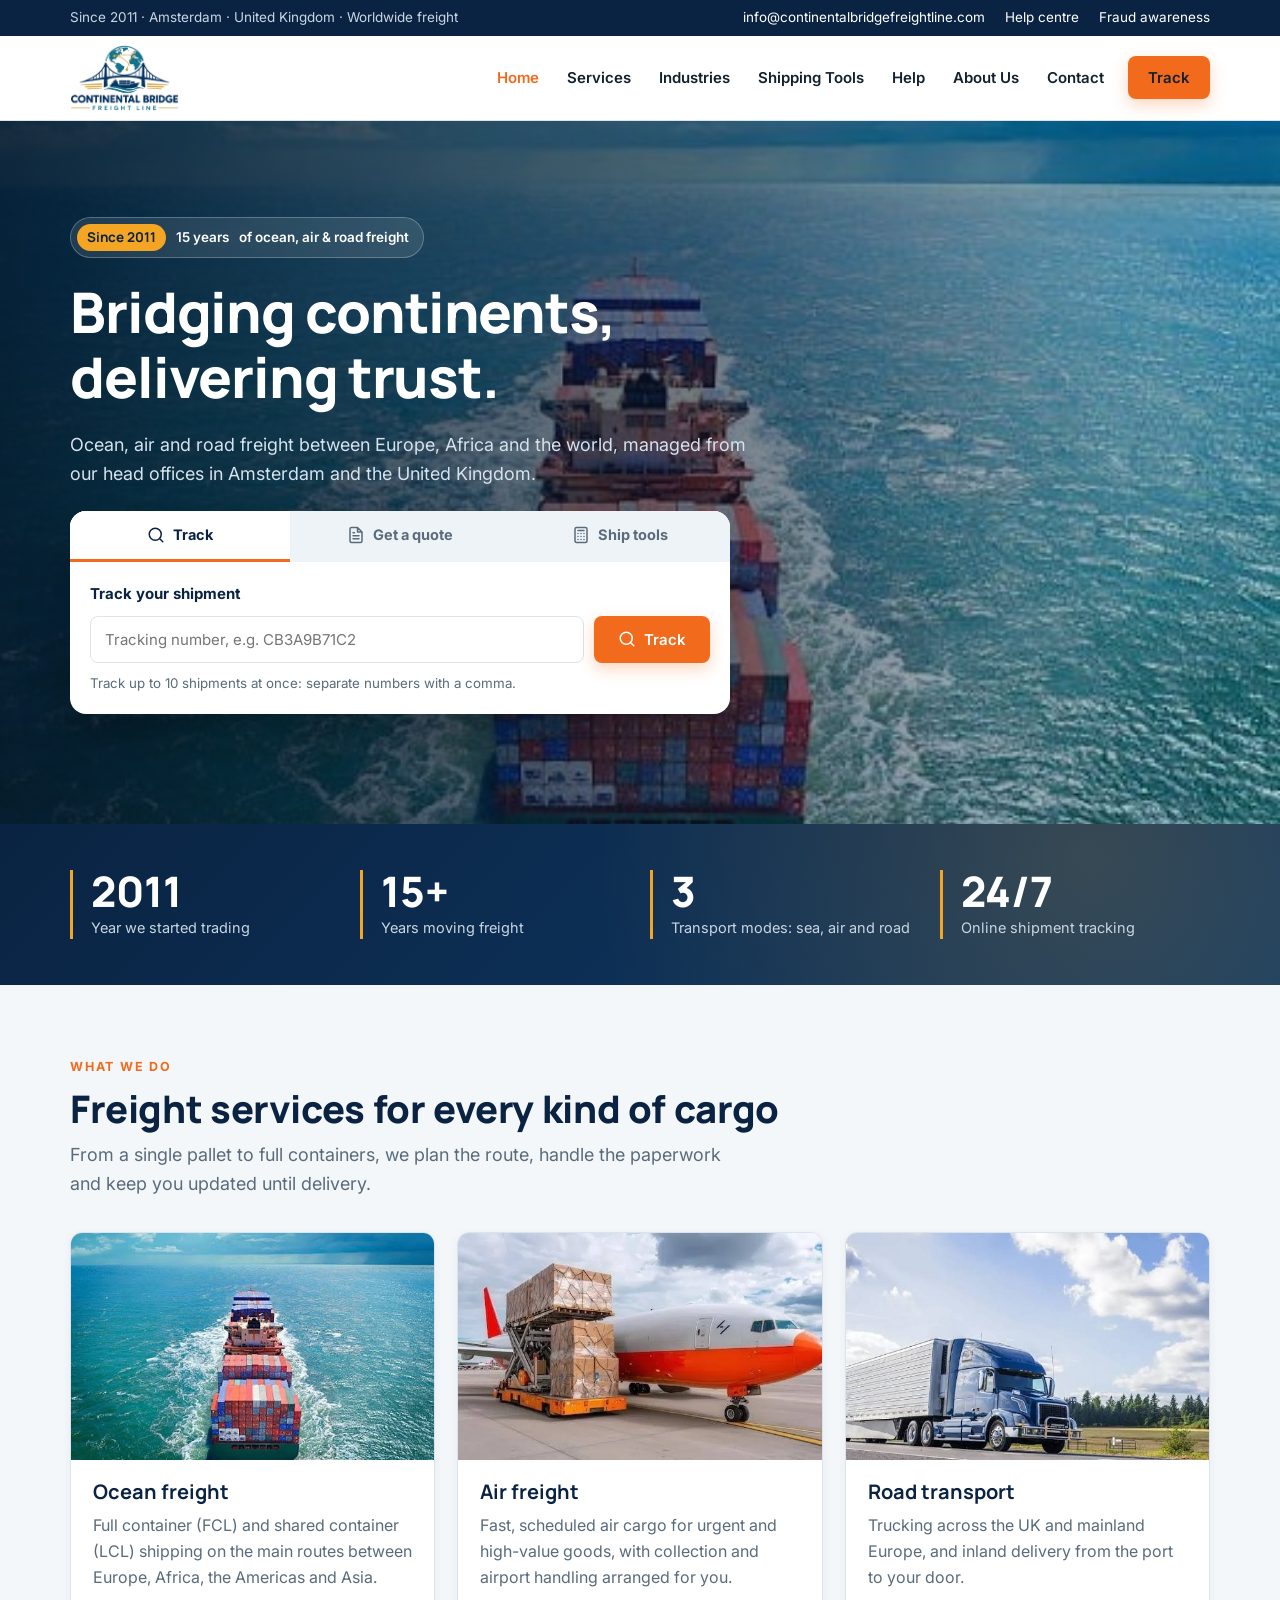
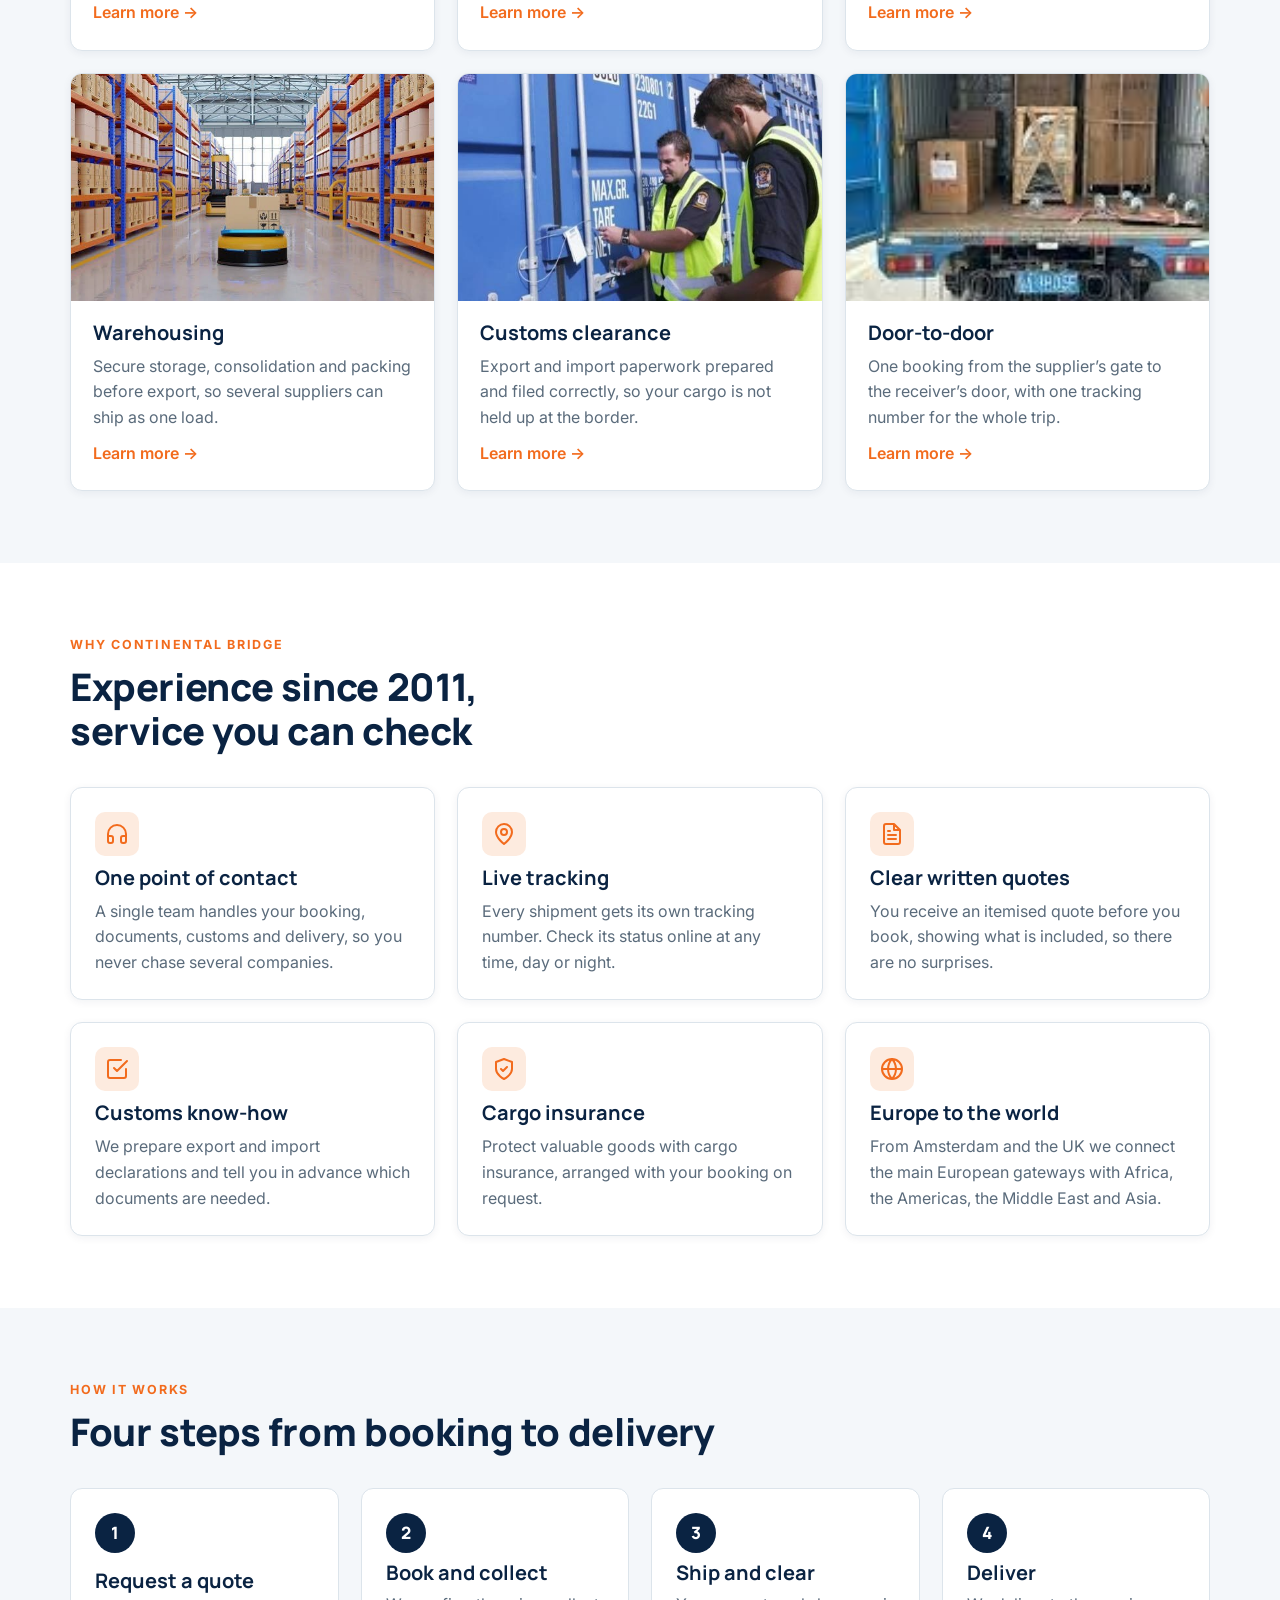
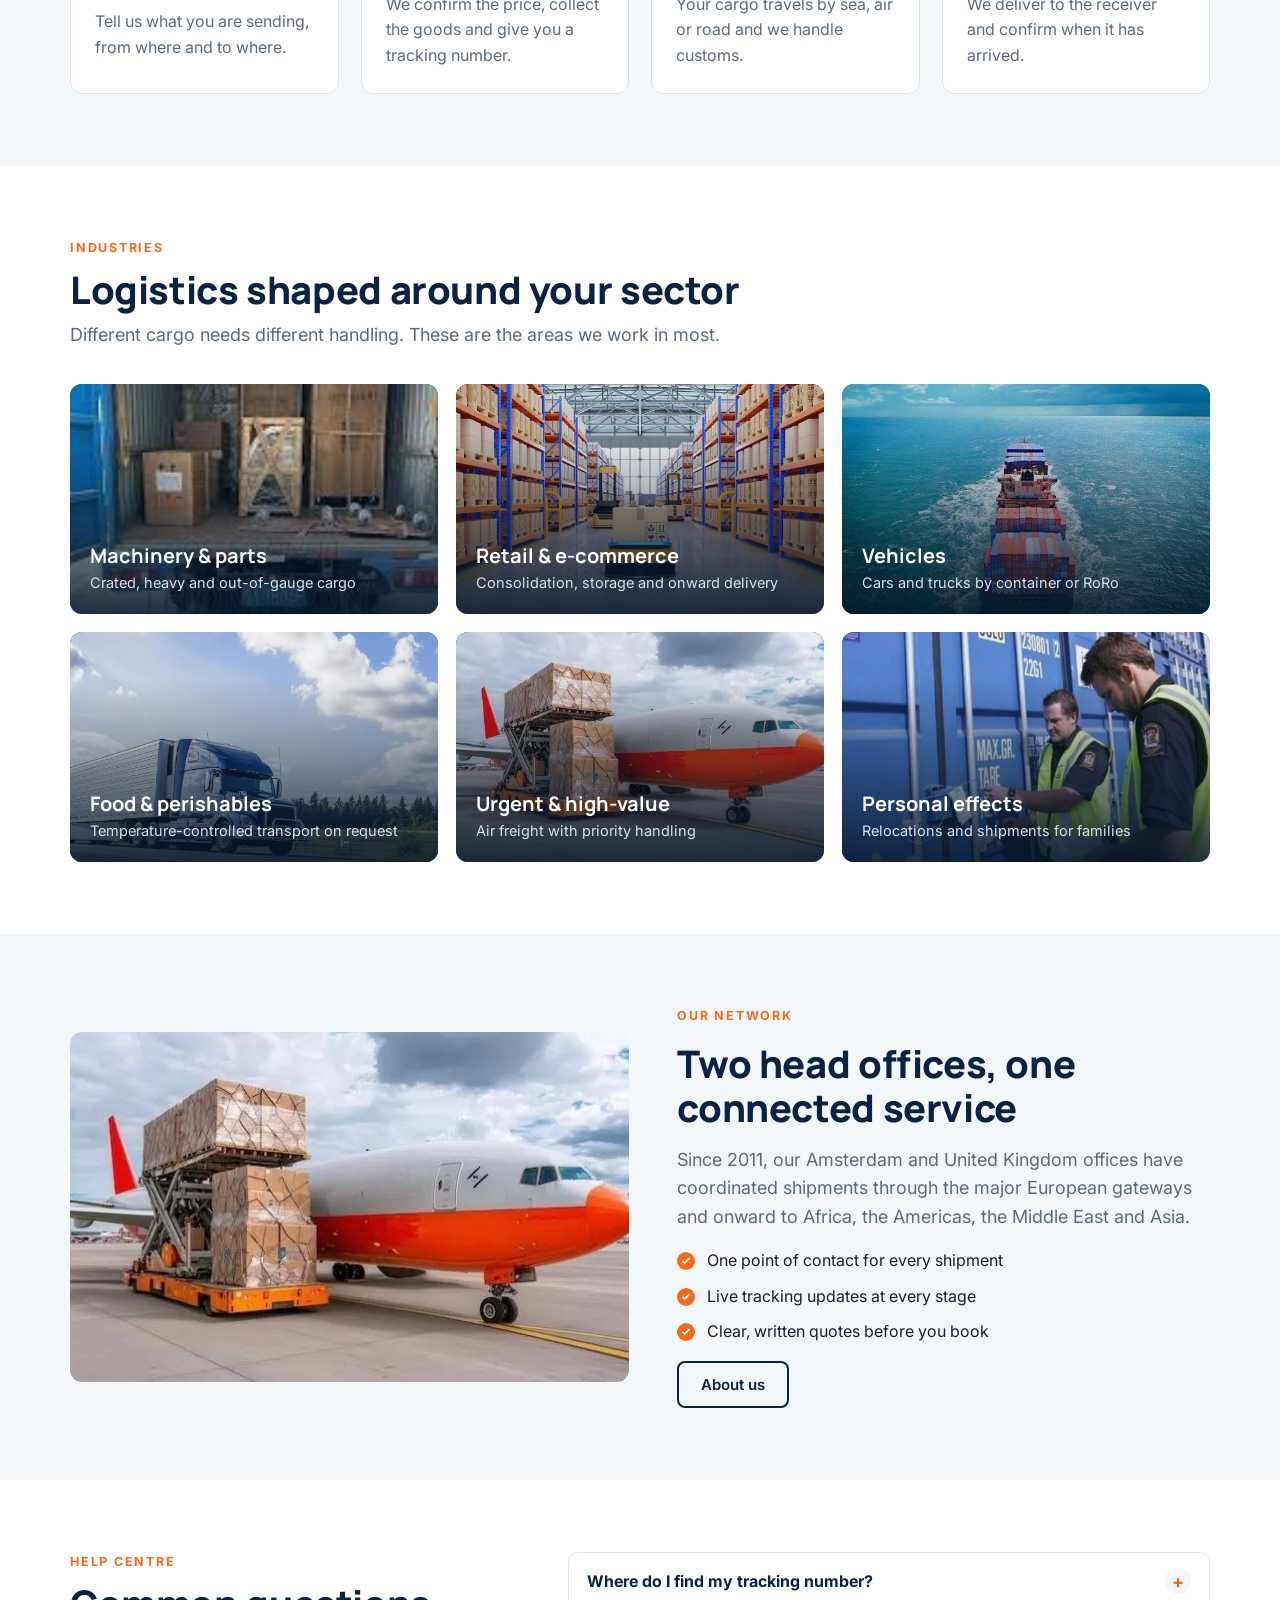
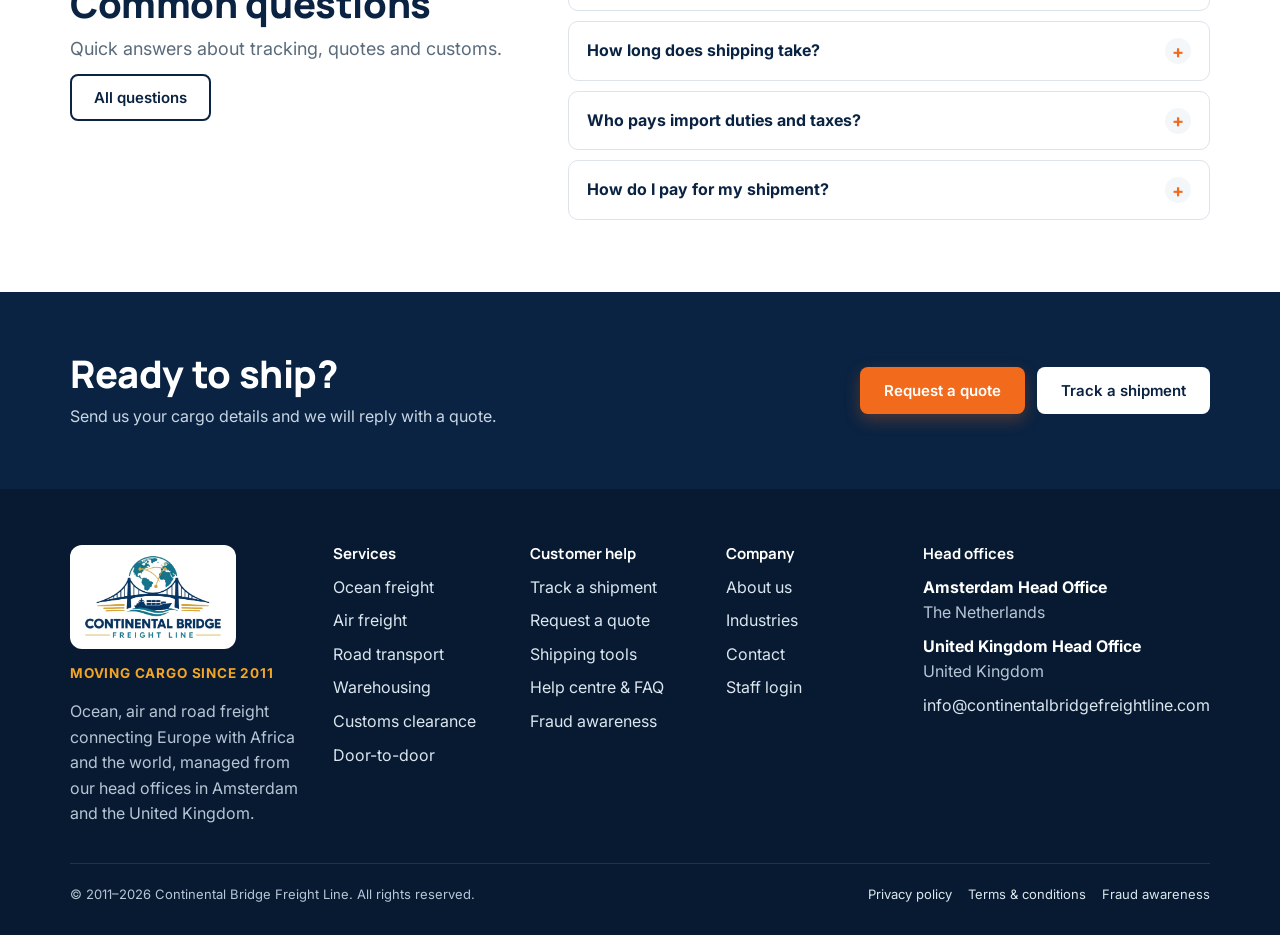
<file: index.html>
<!doctype html>
<html lang="en">
  <head>
    <meta charset="utf-8" />
    <meta name="viewport" content="width=device-width,initial-scale=1,viewport-fit=cover" />
    <title>Continental Bridge Freight Line | Ocean, Air &amp; Road Freight Since 2011</title>
    <meta name="description" content="Continental Bridge Freight Line: ocean, air and road freight since 2011 from our head offices in Amsterdam and the United Kingdom. Track shipments online and request a quote." />
    <meta name="theme-color" content="#0a2342" />
    <meta property="og:type" content="website" />
    <meta property="og:site_name" content="Continental Bridge Freight Line" />
    <meta property="og:title" content="Continental Bridge Freight Line | Ocean, Air &amp; Road Freight Since 2011" />
    <meta property="og:description" content="Continental Bridge Freight Line: ocean, air and road freight since 2011 from our head offices in Amsterdam and the United Kingdom. Track shipments online and request a quote." />
    <meta property="og:image" content="ocean-freight.jpg" />
    <link rel="icon" href="favicon.png" type="image/png" />
    <link rel="apple-touch-icon" href="apple-touch-icon.png" />
    <link rel="preconnect" href="https://fonts.googleapis.com" />
    <link rel="stylesheet" href="https://fonts.googleapis.com/css2?family=Inter:wght@400;500;600;700&family=Manrope:wght@600;700;800&display=swap" />
    <link rel="stylesheet" href="styles.css" />
    <script type="application/ld+json">
      {"@context":"https://schema.org","@type":"Organization","name":"Continental Bridge Freight Line","url":"https://www.continentalbridgefreightline.com/","logo":"https://www.continentalbridgefreightline.com/logo.png","foundingDate":"2011","email":"info@continentalbridgefreightline.com","description":"Ocean, air and road freight forwarding from Amsterdam and the United Kingdom."}
    </script>
  </head>
  <body data-page="home">
    <div id="site-header"></div>
    <main id="main">
      <section class="hero">
        <img src="ocean-freight.jpg" alt="" width="1600" height="900" fetchpriority="high" />
        <div class="wrap">
          <span class="badge-since"><b>Since <span data-founded>2011</span></b><span data-years data-suffix=" years">15 years</span> of ocean, air &amp; road freight</span>
          <h1>Bridging continents, delivering trust.</h1>
          <p class="lead">
            Ocean, air and road freight between Europe, Africa and the world,
            managed from our head offices in Amsterdam and the United Kingdom.
          </p>

          <div class="action-panel" id="actions">
            <div class="action-tabs" role="tablist" aria-label="What would you like to do?">
              <button role="tab" id="tab-track" aria-controls="pane-track" aria-selected="true"><svg class="ico" viewBox="0 0 24 24" aria-hidden="true"><path d="M11 19a8 8 0 1 0 0-16 8 8 0 0 0 0 16zM21 21l-4.3-4.3"/></svg><span>Track</span></button>
              <button role="tab" id="tab-quote" aria-controls="pane-quote" aria-selected="false" tabindex="-1"><svg class="ico" viewBox="0 0 24 24" aria-hidden="true"><path d="M14 2H6a2 2 0 0 0-2 2v16a2 2 0 0 0 2 2h12a2 2 0 0 0 2-2V8zM14 2v6h6M16 13H8M16 17H8M10 9H8"/></svg><span>Get a quote</span></button>
              <button role="tab" id="tab-tools" aria-controls="pane-tools" aria-selected="false" tabindex="-1"><svg class="ico" viewBox="0 0 24 24" aria-hidden="true"><path d="M6 2h12a2 2 0 0 1 2 2v16a2 2 0 0 1-2 2H6a2 2 0 0 1-2-2V4a2 2 0 0 1 2-2zM8 6h8M8 10h.01M12 10h.01M16 10h.01M8 14h.01M12 14h.01M16 14h.01M8 18h.01M12 18h.01M16 18h.01"/></svg><span>Ship tools</span></button>
            </div>

            <form class="action-body" id="pane-track" role="tabpanel" aria-labelledby="tab-track" action="track.html" method="get">
              <label for="hcode">Track your shipment</label>
              <div class="row">
                <input class="in" id="hcode" name="code" placeholder="Tracking number, e.g. CB3A9B71C2" autocomplete="off" required />
                <button class="btn btn-primary" type="submit"><svg class="ico" viewBox="0 0 24 24" aria-hidden="true"><path d="M11 19a8 8 0 1 0 0-16 8 8 0 0 0 0 16zM21 21l-4.3-4.3"/></svg>Track</button>
              </div>
              <small>Track up to 10 shipments at once: separate numbers with a comma.</small>
            </form>

            <form class="action-body" id="pane-quote" role="tabpanel" aria-labelledby="tab-quote" action="contact.html" method="get" hidden>
              <label for="qq-from">Where is your cargo going?</label>
              <div class="row">
                <input class="in" id="qq-from" name="from" placeholder="From (city, country)" autocomplete="off" />
                <input class="in" id="qq-to" name="to" placeholder="To (city, country)" autocomplete="off" />
              </div>
              <div class="row">
                <select class="in" name="mode" aria-label="Transport">
                  <option value="Ocean freight">By sea</option>
                  <option value="Air freight">By air</option>
                  <option value="Road transport">By road</option>
                  <option value="Not sure">Not sure yet</option>
                </select>
                <button class="btn btn-primary" type="submit">Continue →</button>
              </div>
              <small>No account needed. We reply with a written quote by email.</small>
            </form>

            <div class="action-body" id="pane-tools" role="tabpanel" aria-labelledby="tab-tools" hidden>
              <label>Plan your shipment</label>
              <div class="quick">
                <a class="chip" href="tools.html#volumetric"><svg class="ico" viewBox="0 0 24 24" aria-hidden="true"><path d="M21 8a2 2 0 0 0-1-1.73l-7-4a2 2 0 0 0-2 0l-7 4A2 2 0 0 0 3 8v8a2 2 0 0 0 1 1.73l7 4a2 2 0 0 0 2 0l7-4A2 2 0 0 0 21 16zM3.3 7 12 12l8.7-5M12 22V12"/></svg>Volumetric weight</a>
                <a class="chip" href="tools.html#cbm"><svg class="ico" viewBox="0 0 24 24" aria-hidden="true"><path d="M6 2h12a2 2 0 0 1 2 2v16a2 2 0 0 1-2 2H6a2 2 0 0 1-2-2V4a2 2 0 0 1 2-2zM8 6h8M8 10h.01M12 10h.01M16 10h.01M8 14h.01M12 14h.01M16 14h.01M8 18h.01M12 18h.01M16 18h.01"/></svg>CBM calculator</a>
                <a class="chip" href="tools.html#containers"><svg class="ico" viewBox="0 0 24 24" aria-hidden="true"><path d="M2 20a2.4 2.4 0 0 0 2 1 2.4 2.4 0 0 0 2-1 2.4 2.4 0 0 1 2-1 2.4 2.4 0 0 1 2 1 2.4 2.4 0 0 0 2 1 2.4 2.4 0 0 0 2-1 2.4 2.4 0 0 1 2-1 2.4 2.4 0 0 1 2 1 2.4 2.4 0 0 0 2 1 2.4 2.4 0 0 0 2-1M19.38 20A11.6 11.6 0 0 0 21 14l-9-4-9 4c0 2.9.94 5.34 2.81 7.76M19 13V7a2 2 0 0 0-2-2H7a2 2 0 0 0-2 2v6M12 10v4M12 2v3"/></svg>Container sizes</a>
                <a class="chip" href="tools.html#incoterms"><svg class="ico" viewBox="0 0 24 24" aria-hidden="true"><path d="M14 2H6a2 2 0 0 0-2 2v16a2 2 0 0 0 2 2h12a2 2 0 0 0 2-2V8zM14 2v6h6M16 13H8M16 17H8M10 9H8"/></svg>Incoterms</a>
                <a class="chip" href="tools.html#documents"><svg class="ico" viewBox="0 0 24 24" aria-hidden="true"><path d="M9 11l3 3L22 4M21 12v7a2 2 0 0 1-2 2H5a2 2 0 0 1-2-2V5a2 2 0 0 1 2-2h11"/></svg>Document checklist</a>
                <a class="chip" href="tools.html#restricted"><svg class="ico" viewBox="0 0 24 24" aria-hidden="true"><path d="M10.3 3.9 1.8 18a2 2 0 0 0 1.7 3h17a2 2 0 0 0 1.7-3L13.7 3.9a2 2 0 0 0-3.4 0zM12 9v4M12 17h.01"/></svg>Restricted items</a>
              </div>
            </div>
          </div>
        </div>
      </section>

      <section class="stats" aria-label="Company facts">
        <div class="wrap">
          <div class="stat"><b data-founded>2011</b><span>Year we started trading</span></div>
          <div class="stat"><b data-years data-suffix="+">15+</b><span>Years moving freight</span></div>
          <div class="stat"><b>3</b><span>Transport modes: sea, air and road</span></div>
          <div class="stat"><b>24/7</b><span>Online shipment tracking</span></div>
        </div>
      </section>

      <section class="section">
        <div class="wrap">
          <div class="section-head">
            <span class="eyebrow">What we do</span>
            <h2>Freight services for every kind of cargo</h2>
            <p class="lead">
              From a single pallet to full containers, we plan the route, handle
              the paperwork and keep you updated until delivery.
            </p>
          </div>
          <div class="grid g3">
            <article class="card">
              <div class="pic"><img src="ocean-freight.jpg" alt="Container ship at sea" loading="lazy" width="800" height="500" /></div>
              <div class="body">
                <h3>Ocean freight</h3>
                <p>Full container (FCL) and shared container (LCL) shipping on the main routes between Europe, Africa, the Americas and Asia.</p>
                <a class="more" href="services.html#ocean">Learn more →</a>
              </div>
            </article>
            <article class="card">
              <div class="pic"><img src="air-freight.jpg" alt="Cargo being loaded onto an aircraft" loading="lazy" width="800" height="500" /></div>
              <div class="body">
                <h3>Air freight</h3>
                <p>Fast, scheduled air cargo for urgent and high-value goods, with collection and airport handling arranged for you.</p>
                <a class="more" href="services.html#air">Learn more →</a>
              </div>
            </article>
            <article class="card">
              <div class="pic"><img src="road-freight.jpg" alt="Lorry on the motorway" loading="lazy" width="800" height="500" /></div>
              <div class="body">
                <h3>Road transport</h3>
                <p>Trucking across the UK and mainland Europe, and inland delivery from the port to your door.</p>
                <a class="more" href="services.html#road">Learn more →</a>
              </div>
            </article>
            <article class="card">
              <div class="pic"><img src="warehouse.jpg" alt="Warehouse aisles with stored goods" loading="lazy" width="800" height="500" /></div>
              <div class="body">
                <h3>Warehousing</h3>
                <p>Secure storage, consolidation and packing before export, so several suppliers can ship as one load.</p>
                <a class="more" href="services.html#warehouse">Learn more →</a>
              </div>
            </article>
            <article class="card">
              <div class="pic"><img src="customs.jpg" alt="Officers inspecting a sealed container" loading="lazy" width="800" height="500" /></div>
              <div class="body">
                <h3>Customs clearance</h3>
                <p>Export and import paperwork prepared and filed correctly, so your cargo is not held up at the border.</p>
                <a class="more" href="services.html#customs">Learn more →</a>
              </div>
            </article>
            <article class="card">
              <div class="pic"><img src="door-to-door.jpg" alt="Truck loaded with crated cargo" loading="lazy" width="800" height="500" /></div>
              <div class="body">
                <h3>Door-to-door</h3>
                <p>One booking from the supplier’s gate to the receiver’s door, with one tracking number for the whole trip.</p>
                <a class="more" href="services.html#door">Learn more →</a>
              </div>
            </article>
          </div>
        </div>
      </section>

      <section class="section alt">
        <div class="wrap">
          <div class="section-head">
            <span class="eyebrow">Why Continental Bridge</span>
            <h2>Experience since <span data-founded>2011</span>, service you can check</h2>
          </div>
          <div class="features">
            <div class="feature"><span class="icon"><svg class="" viewBox="0 0 24 24" aria-hidden="true"><path d="M3 18v-6a9 9 0 0 1 18 0v6M21 19a2 2 0 0 1-2 2h-1a2 2 0 0 1-2-2v-3a2 2 0 0 1 2-2h3zM3 19a2 2 0 0 0 2 2h1a2 2 0 0 0 2-2v-3a2 2 0 0 0-2-2H3z"/></svg></span><h3>One point of contact</h3><p>A single team handles your booking, documents, customs and delivery, so you never chase several companies.</p></div>
            <div class="feature"><span class="icon"><svg class="" viewBox="0 0 24 24" aria-hidden="true"><path d="M20 10c0 6-8 12-8 12s-8-6-8-12a8 8 0 0 1 16 0zM12 13a3 3 0 1 0 0-6 3 3 0 0 0 0 6z"/></svg></span><h3>Live tracking</h3><p>Every shipment gets its own tracking number. Check its status online at any time, day or night.</p></div>
            <div class="feature"><span class="icon"><svg class="" viewBox="0 0 24 24" aria-hidden="true"><path d="M14 2H6a2 2 0 0 0-2 2v16a2 2 0 0 0 2 2h12a2 2 0 0 0 2-2V8zM14 2v6h6M16 13H8M16 17H8M10 9H8"/></svg></span><h3>Clear written quotes</h3><p>You receive an itemised quote before you book, showing what is included, so there are no surprises.</p></div>
            <div class="feature"><span class="icon"><svg class="" viewBox="0 0 24 24" aria-hidden="true"><path d="M9 11l3 3L22 4M21 12v7a2 2 0 0 1-2 2H5a2 2 0 0 1-2-2V5a2 2 0 0 1 2-2h11"/></svg></span><h3>Customs know-how</h3><p>We prepare export and import declarations and tell you in advance which documents are needed.</p></div>
            <div class="feature"><span class="icon"><svg class="" viewBox="0 0 24 24" aria-hidden="true"><path d="M12 22s8-4 8-10V5l-8-3-8 3v7c0 6 8 10 8 10zM9 12l2 2 4-4"/></svg></span><h3>Cargo insurance</h3><p>Protect valuable goods with cargo insurance, arranged with your booking on request.</p></div>
            <div class="feature"><span class="icon"><svg class="" viewBox="0 0 24 24" aria-hidden="true"><path d="M12 22a10 10 0 1 0 0-20 10 10 0 0 0 0 20zM2 12h20M12 2a15.3 15.3 0 0 1 4 10 15.3 15.3 0 0 1-4 10 15.3 15.3 0 0 1-4-10 15.3 15.3 0 0 1 4-10z"/></svg></span><h3>Europe to the world</h3><p>From Amsterdam and the UK we connect the main European gateways with Africa, the Americas, the Middle East and Asia.</p></div>
          </div>
        </div>
      </section>

      <section class="section">
        <div class="wrap">
          <div class="section-head">
            <span class="eyebrow">How it works</span>
            <h2>Four steps from booking to delivery</h2>
          </div>
          <div class="grid g4 steps">
            <div class="stepc"><h3>Request a quote</h3><p>Tell us what you are sending, from where and to where.</p></div>
            <div class="stepc"><h3>Book and collect</h3><p>We confirm the price, collect the goods and give you a tracking number.</p></div>
            <div class="stepc"><h3>Ship and clear</h3><p>Your cargo travels by sea, air or road and we handle customs.</p></div>
            <div class="stepc"><h3>Deliver</h3><p>We deliver to the receiver and confirm when it has arrived.</p></div>
          </div>
        </div>
      </section>

      <section class="section alt">
        <div class="wrap">
          <div class="section-head">
            <span class="eyebrow">Industries</span>
            <h2>Logistics shaped around your sector</h2>
            <p class="lead">Different cargo needs different handling. These are the areas we work in most.</p>
          </div>
          <div class="tiles">
            <a class="tile" href="industries.html#machinery"><img src="door-to-door.jpg" alt="" loading="lazy" /><div class="t"><h3>Machinery &amp; parts</h3><p>Crated, heavy and out-of-gauge cargo</p></div></a>
            <a class="tile" href="industries.html#retail"><img src="warehouse.jpg" alt="" loading="lazy" /><div class="t"><h3>Retail &amp; e-commerce</h3><p>Consolidation, storage and onward delivery</p></div></a>
            <a class="tile" href="industries.html#vehicles"><img src="ocean-freight.jpg" alt="" loading="lazy" /><div class="t"><h3>Vehicles</h3><p>Cars and trucks by container or RoRo</p></div></a>
            <a class="tile" href="industries.html#perishables"><img src="road-freight.jpg" alt="" loading="lazy" /><div class="t"><h3>Food &amp; perishables</h3><p>Temperature-controlled transport on request</p></div></a>
            <a class="tile" href="industries.html#urgent"><img src="air-freight.jpg" alt="" loading="lazy" /><div class="t"><h3>Urgent &amp; high-value</h3><p>Air freight with priority handling</p></div></a>
            <a class="tile" href="industries.html#personal"><img src="customs.jpg" alt="" loading="lazy" /><div class="t"><h3>Personal effects</h3><p>Relocations and shipments for families</p></div></a>
          </div>
        </div>
      </section>

      <section class="section">
        <div class="wrap split">
          <img src="air-freight.jpg" alt="Cargo being loaded onto a freight aircraft" width="1200" height="600" loading="lazy" />
          <div class="text">
            <span class="eyebrow">Our network</span>
            <h2>Two head offices, one connected service</h2>
            <p class="lead">
              Since <span data-founded>2011</span>, our Amsterdam and United Kingdom offices have coordinated shipments
              through the major European gateways and onward to Africa, the
              Americas, the Middle East and Asia.
            </p>
            <ul class="ticks">
              <li>One point of contact for every shipment</li>
              <li>Live tracking updates at every stage</li>
              <li>Clear, written quotes before you book</li>
            </ul>
            <div><a class="btn btn-outline" href="about.html">About us</a></div>
          </div>
        </div>
      </section>

      <section class="section alt">
        <div class="wrap with-side faq-split">
          <div class="section-head" style="margin: 0">
            <span class="eyebrow">Help centre</span>
            <h2>Common questions</h2>
            <p class="lead">Quick answers about tracking, quotes and customs.</p>
            <div><a class="btn btn-outline" href="help.html">All questions</a></div>
          </div>
          <div class="faq">
            <details><summary>Where do I find my tracking number?</summary><div class="a"><p>It is on your booking confirmation and receipt. It starts with <b>CB</b> followed by letters and numbers. Enter it on the <a href="track.html">tracking page</a>.</p></div></details>
            <details><summary>How long does shipping take?</summary><div class="a"><p>It depends on the route and transport. As a guide, air freight takes a few days, road freight within Europe a few days to a week, and ocean freight several weeks. Your quote shows the expected transit time.</p></div></details>
            <details><summary>Who pays import duties and taxes?</summary><div class="a"><p>It depends on the Incoterm agreed between buyer and seller. Usually the receiver pays import duties and VAT. See our <a href="tools.html#incoterms">Incoterms guide</a>.</p></div></details>
            <details><summary>How do I pay for my shipment?</summary><div class="a"><p>We send an invoice by email from our company address with our bank details. We never ask for payment by gift card, cryptocurrency or money transfer apps. <a href="fraud.html">Read our fraud advice</a>.</p></div></details>
          </div>
        </div>
      </section>

      <section class="band">
        <div class="wrap">
          <div style="display: grid; gap: 8px">
            <h2>Ready to ship?</h2>
            <p>Send us your cargo details and we will reply with a quote.</p>
          </div>
          <div style="display: flex; gap: 12px; flex-wrap: wrap">
            <a class="btn btn-primary" href="contact.html#quote">Request a quote</a><a class="btn btn-light" href="track.html">Track a shipment</a>
          </div>
        </div>
      </section>

    </main>
    <div id="site-footer"></div>
    <script src="config.js"></script>
    <script src="site.js"></script>
  </body>
</html>
</file>
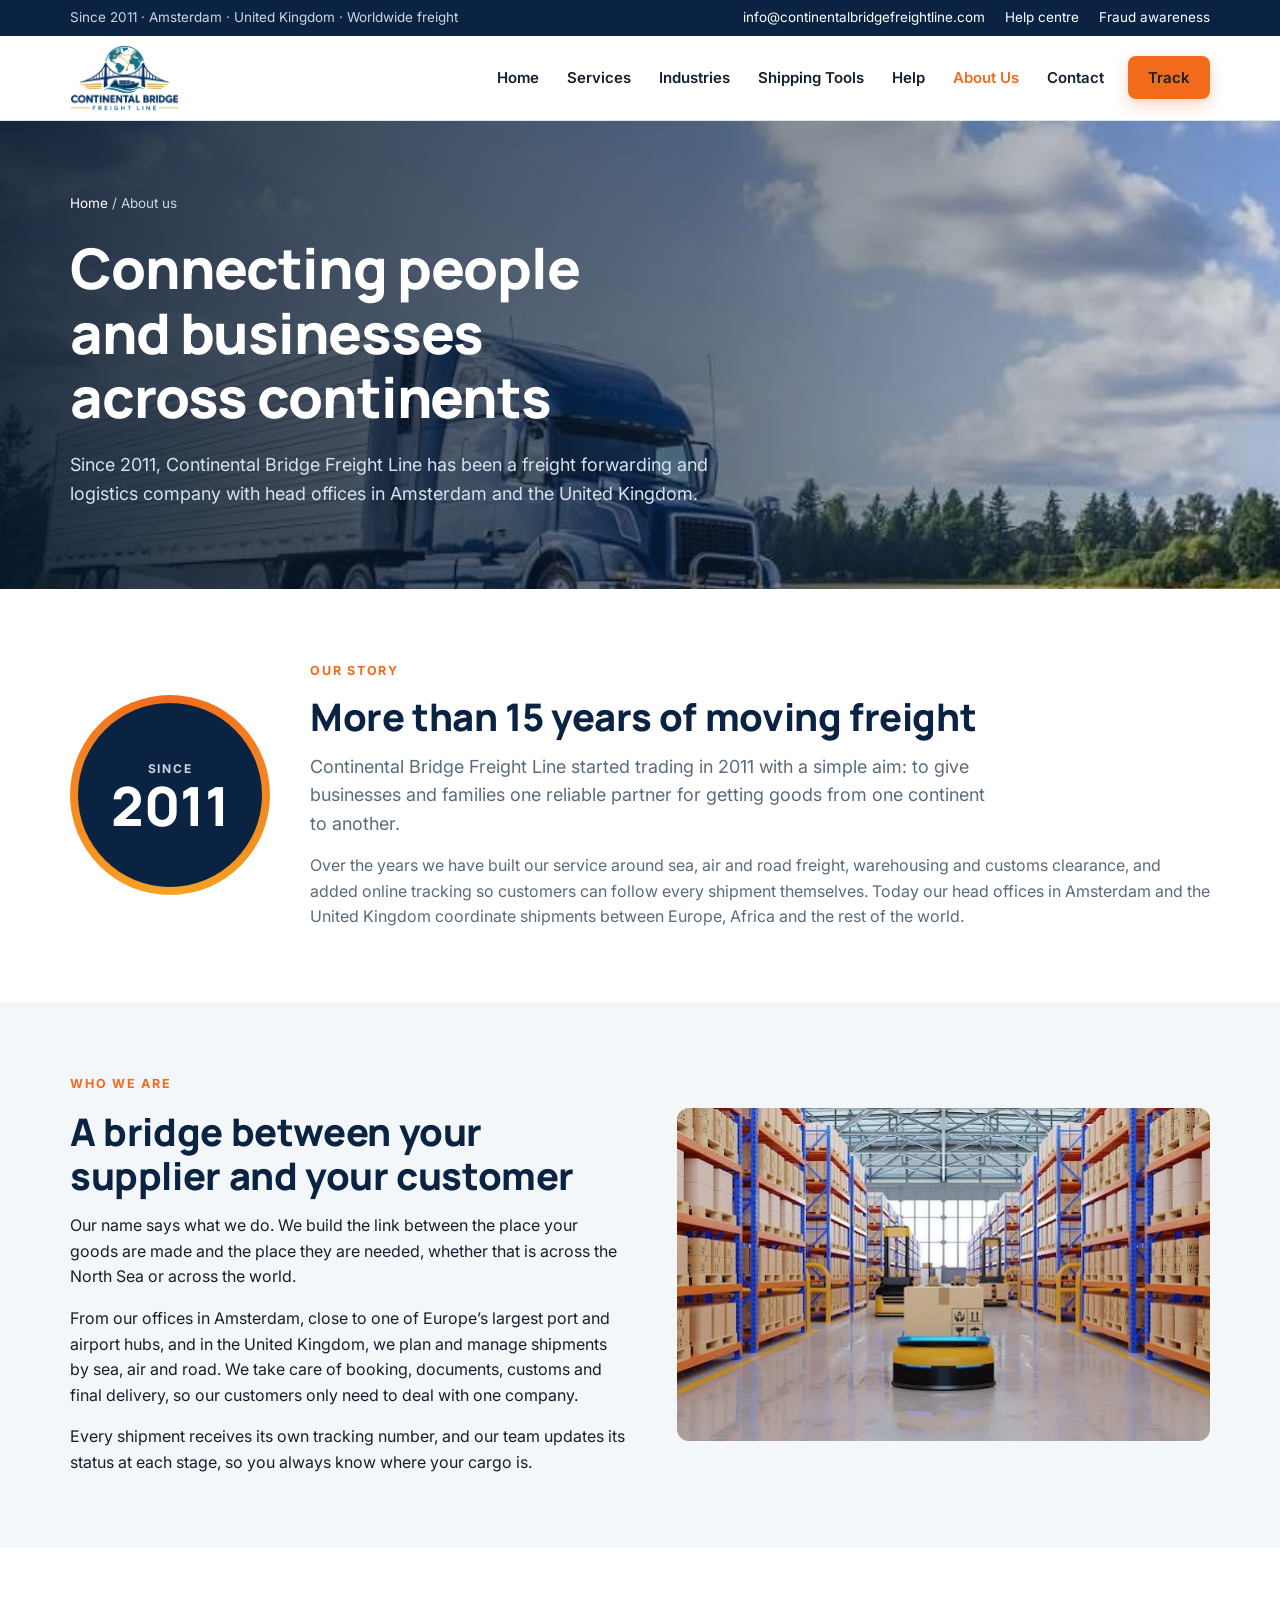
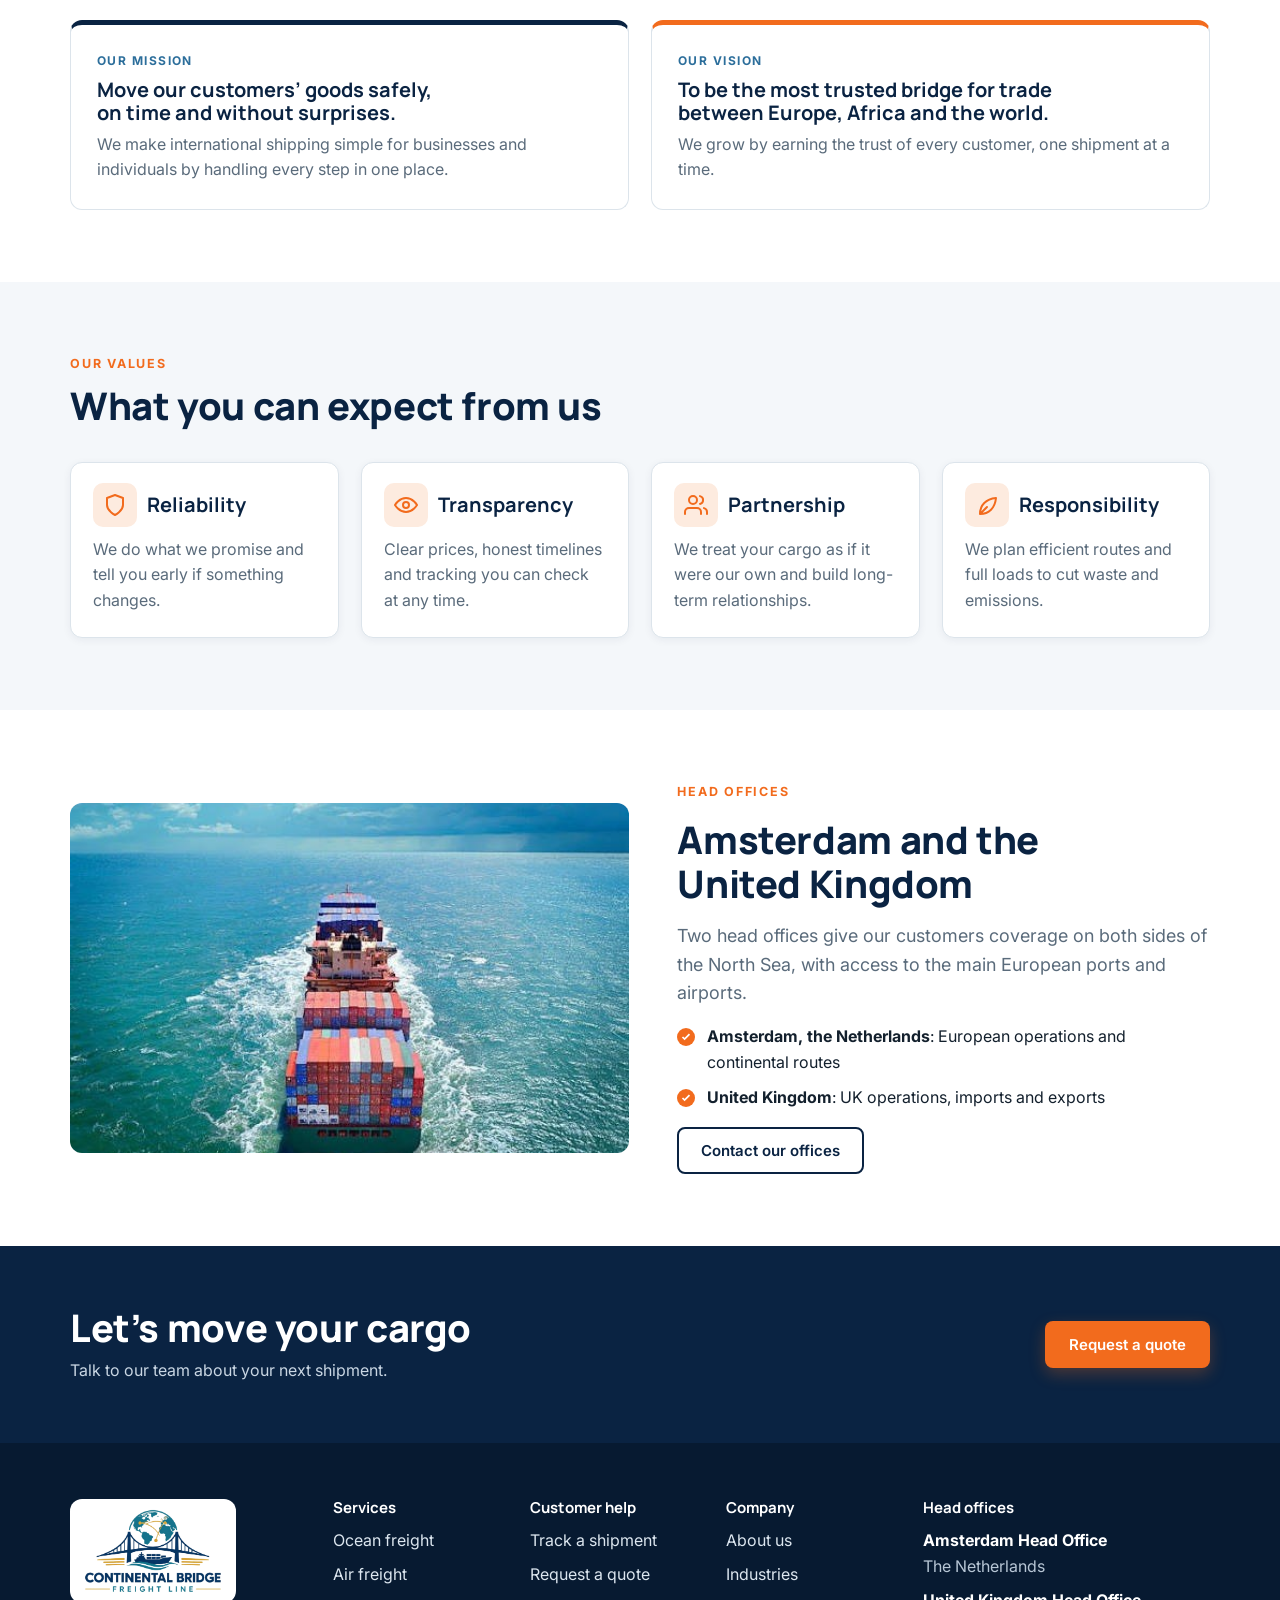
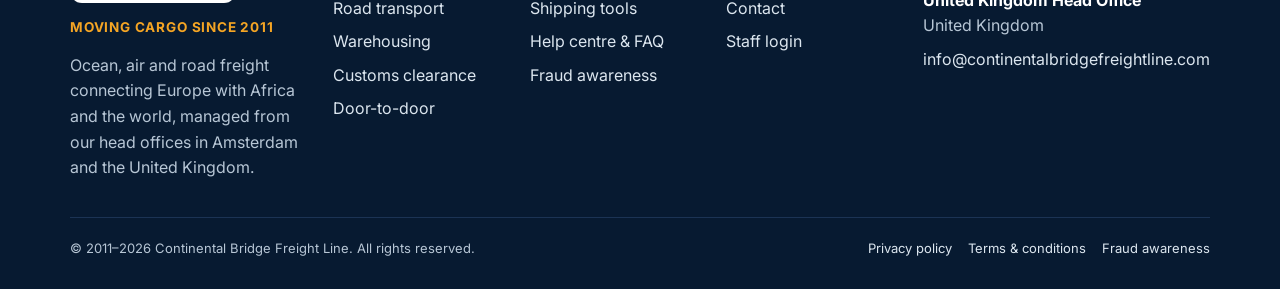
<file: about.html>
<!doctype html>
<html lang="en">
  <head>
    <meta charset="utf-8" />
    <meta
      name="viewport"
      content="width=device-width,initial-scale=1,viewport-fit=cover"
    />
    <title>About Us | Continental Bridge Freight Line</title>
    <meta
      name="description"
      content="Who we are: Continental Bridge Freight Line, freight forwarding and logistics with head offices in Amsterdam and the United Kingdom."
    />
    <meta
      property="og:title"
      content="About Us | Continental Bridge Freight Line"
    />
    <meta
      property="og:description"
      content="Who we are: Continental Bridge Freight Line, freight forwarding and logistics with head offices in Amsterdam and the United Kingdom."
    />
    <meta property="og:image" content="ocean-freight.jpg" />
    <link rel="icon" href="favicon.png" type="image/png" />
    <link rel="apple-touch-icon" href="apple-touch-icon.png" />
    <link rel="preconnect" href="https://fonts.googleapis.com" />
    <link
      rel="stylesheet"
      href="https://fonts.googleapis.com/css2?family=Inter:wght@400;500;600;700&family=Manrope:wght@600;700;800&display=swap"
    />
    <link rel="stylesheet" href="styles.css" />
  </head>
  <body data-page="about">
    <div id="site-header"></div>
    <main id="main">
      <section class="hero page-hero">
        <img src="road-freight.jpg" alt="" width="1200" height="600" />
        <div class="wrap">
          <nav class="crumbs" aria-label="Breadcrumb"><a href="index.html">Home</a> / About us</nav>
          <h1>Connecting people and businesses across continents</h1>
          <p class="lead">
            Since <span data-founded>2011</span>, Continental Bridge Freight Line has been a freight forwarding and
            logistics company with head offices in Amsterdam and the United
            Kingdom.
          </p>
        </div>
      </section>

      <section class="section alt">
        <div class="wrap story">
          <div class="year-badge" aria-hidden="true"><div><small>Since</small><b data-founded>2011</b></div></div>
          <div style="display: grid; gap: 14px">
            <span class="eyebrow">Our story</span>
            <h2>More than <span data-years>15</span> years of moving freight</h2>
            <p class="lead">
              Continental Bridge Freight Line started trading in <span data-founded>2011</span> with a simple aim: to give
              businesses and families one reliable partner for getting goods from one continent to another.
            </p>
            <p style="color: var(--muted)">
              Over the years we have built our service around sea, air and road freight, warehousing and customs
              clearance, and added online tracking so customers can follow every shipment themselves. Today our
              head offices in Amsterdam and the United Kingdom coordinate shipments between Europe, Africa and the rest of the world.
            </p>
          </div>
        </div>
      </section>

      <section class="section">
        <div class="wrap split">
          <div class="text">
            <span class="eyebrow">Who we are</span>
            <h2>A bridge between your supplier and your customer</h2>
            <p>
              Our name says what we do. We build the link between the place your
              goods are made and the place they are needed, whether that is
              across the North Sea or across the world.
            </p>
            <p>
              From our offices in Amsterdam, close to one of Europe’s largest
              port and airport hubs, and in the United Kingdom, we plan and
              manage shipments by sea, air and road. We take care of booking,
              documents, customs and final delivery, so our customers only need
              to deal with one company.
            </p>
            <p>
              Every shipment receives its own tracking number, and our team
              updates its status at each stage, so you always know where your
              cargo is.
            </p>
          </div>
          <img
            src="warehouse.jpg"
            alt="Goods stored and prepared for export in our warehouse"
            width="800"
            height="500"
            loading="lazy"
          />
        </div>
      </section>

      <section class="section alt">
        <div class="wrap">
          <div class="grid g2">
            <div class="office" style="border-top-color: var(--navy)">
              <span class="tag">Our mission</span>
              <h3>
                Move our customers’ goods safely, on time and without surprises.
              </h3>
              <p style="color: var(--muted)">
                We make international shipping simple for businesses and
                individuals by handling every step in one place.
              </p>
            </div>
            <div class="office">
              <span class="tag">Our vision</span>
              <h3>
                To be the most trusted bridge for trade between Europe, Africa
                and the world.
              </h3>
              <p style="color: var(--muted)">
                We grow by earning the trust of every customer, one shipment at
                a time.
              </p>
            </div>
          </div>
        </div>
      </section>

      <section class="section values">
        <div class="wrap">
          <div class="section-head">
            <span class="eyebrow">Our values</span>
            <h2>What you can expect from us</h2>
          </div>
          <div class="grid g4">
            <article class="card">
              <div class="body">
                <h3>
                  <span class="icon"
                    ><svg viewBox="0 0 24 24" aria-hidden="true">
                      <path
                        d="M12 22s8-4 8-10V5l-8-3-8 3v7c0 6 8 10 8 10z"
                      /></svg></span
                  >Reliability
                </h3>
                <p>
                  We do what we promise and tell you early if something changes.
                </p>
              </div>
            </article>
            <article class="card">
              <div class="body">
                <h3>
                  <span class="icon"
                    ><svg viewBox="0 0 24 24" aria-hidden="true">
                      <path
                        d="M1 12s4-7 11-7 11 7 11 7-4 7-11 7S1 12 1 12zM12 15a3 3 0 1 0 0-6 3 3 0 0 0 0 6z"
                      /></svg></span
                  >Transparency
                </h3>
                <p>
                  Clear prices, honest timelines and tracking you can check at
                  any time.
                </p>
              </div>
            </article>
            <article class="card">
              <div class="body">
                <h3>
                  <span class="icon"
                    ><svg viewBox="0 0 24 24" aria-hidden="true">
                      <path
                        d="M17 21v-2a4 4 0 0 0-4-4H5a4 4 0 0 0-4 4v2M9 11a4 4 0 1 0 0-8 4 4 0 0 0 0 8zM23 21v-2a4 4 0 0 0-3-3.9M16 3.1a4 4 0 0 1 0 7.8"
                      /></svg></span
                  >Partnership
                </h3>
                <p>
                  We treat your cargo as if it were our own and build long-term
                  relationships.
                </p>
              </div>
            </article>
            <article class="card">
              <div class="body">
                <h3>
                  <span class="icon"
                    ><svg viewBox="0 0 24 24" aria-hidden="true">
                      <path
                        d="M5 21c0-9 6-15 16-16-1 10-7 16-16 16zM5 21l7-7"
                      /></svg></span
                  >Responsibility
                </h3>
                <p>
                  We plan efficient routes and full loads to cut waste and
                  emissions.
                </p>
              </div>
            </article>
          </div>
        </div>
      </section>

      <section class="section alt">
        <div class="wrap split">
          <img
            src="ocean-freight.jpg"
            alt="Container ship carrying cargo across the ocean"
            width="1200"
            height="600"
            loading="lazy"
          />
          <div class="text">
            <span class="eyebrow">Head offices</span>
            <h2>Amsterdam and the United Kingdom</h2>
            <p class="lead">
              Two head offices give our customers coverage on both sides of the
              North Sea, with access to the main European ports and airports.
            </p>
            <ul class="ticks">
              <li>
                <b>Amsterdam, the Netherlands</b>: European operations and
                continental routes
              </li>
              <li><b>United Kingdom</b>: UK operations, imports and exports</li>
            </ul>
            <div>
              <a class="btn btn-outline" href="contact.html"
                >Contact our offices</a
              >
            </div>
          </div>
        </div>
      </section>

      <section class="band">
        <div class="wrap">
          <div style="display: grid; gap: 8px">
            <h2>Let’s move your cargo</h2>
            <p>Talk to our team about your next shipment.</p>
          </div>
          <a class="btn btn-primary" href="contact.html#quote"
            >Request a quote</a
          >
        </div>
      </section>
    </main>
    <div id="site-footer"></div>
    <script src="config.js"></script>
    <script src="site.js"></script>
  </body>
</html>
</file>
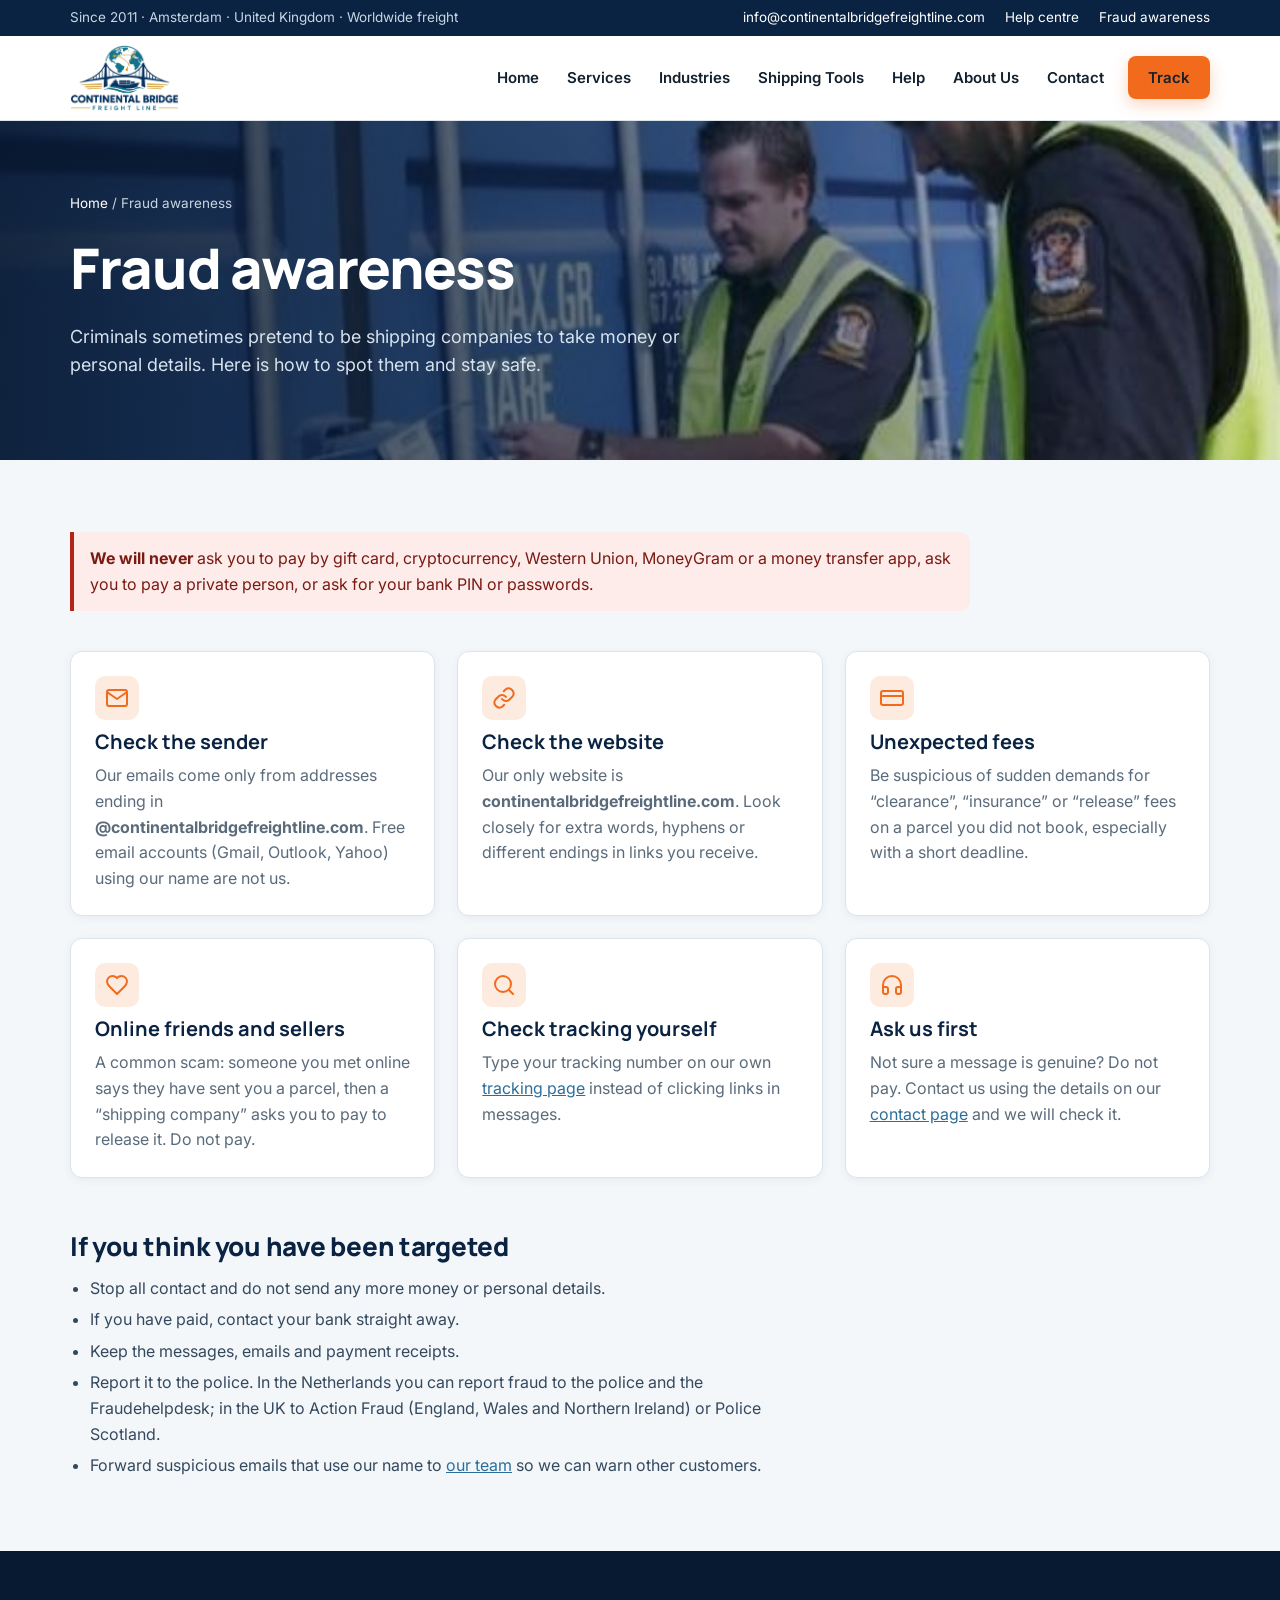
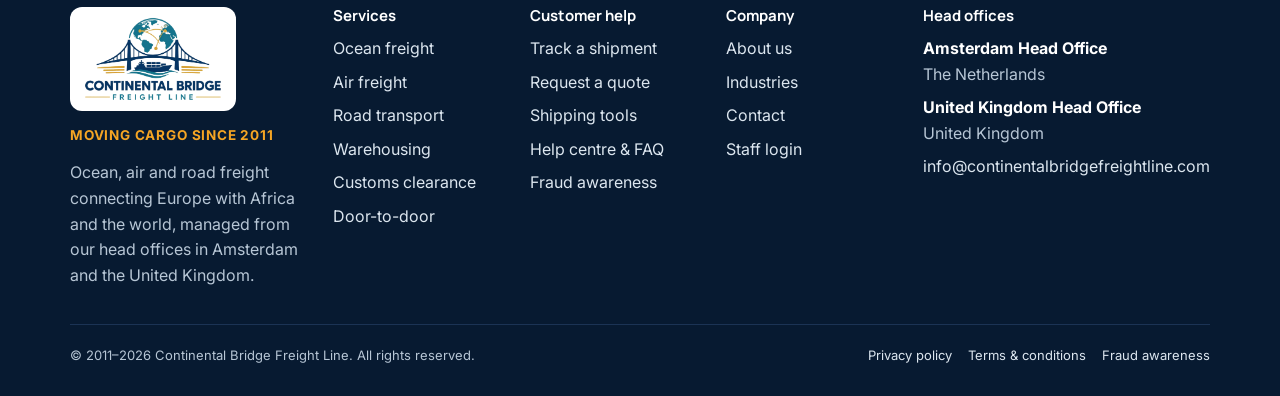
<file: fraud.html>
<!doctype html>
<html lang="en">
  <head>
    <meta charset="utf-8" />
    <meta name="viewport" content="width=device-width,initial-scale=1,viewport-fit=cover" />
    <title>Fraud Awareness | Continental Bridge Freight Line</title>
    <meta name="description" content="How to recognise fake shipping messages and payment scams that use our name, and what to do if you are targeted." />
    <meta name="theme-color" content="#0a2342" />
    <meta property="og:type" content="website" />
    <meta property="og:site_name" content="Continental Bridge Freight Line" />
    <meta property="og:title" content="Fraud Awareness | Continental Bridge Freight Line" />
    <meta property="og:description" content="How to recognise fake shipping messages and payment scams that use our name, and what to do if you are targeted." />
    <meta property="og:image" content="ocean-freight.jpg" />
    <link rel="icon" href="favicon.png" type="image/png" />
    <link rel="apple-touch-icon" href="apple-touch-icon.png" />
    <link rel="preconnect" href="https://fonts.googleapis.com" />
    <link rel="stylesheet" href="https://fonts.googleapis.com/css2?family=Inter:wght@400;500;600;700&family=Manrope:wght@600;700;800&display=swap" />
    <link rel="stylesheet" href="styles.css" />
  </head>
  <body data-page="fraud">
    <div id="site-header"></div>
    <main id="main">
      <section class="hero page-hero">
        <img src="customs.jpg" alt="" width="800" height="500" />
        <div class="wrap">
          <nav class="crumbs" aria-label="Breadcrumb"><a href="index.html">Home</a> / Fraud awareness</nav>
          <h1>Fraud awareness</h1>
          <p class="lead">Criminals sometimes pretend to be shipping companies to take money or personal details. Here is how to spot them and stay safe.</p>
        </div>
      </section>
      <section class="section">
        <div class="wrap" style="display: grid; gap: 40px">
          <div class="note alert" style="max-width: 900px"><b>We will never</b> ask you to pay by gift card, cryptocurrency, Western Union, MoneyGram or a money transfer app, ask you to pay a private person, or ask for your bank PIN or passwords.</div>
          <div class="features">
            <div class="feature"><span class="icon"><svg class="" viewBox="0 0 24 24" aria-hidden="true"><path d="M4 4h16a2 2 0 0 1 2 2v12a2 2 0 0 1-2 2H4a2 2 0 0 1-2-2V6a2 2 0 0 1 2-2zM22 6l-10 7L2 6"/></svg></span><h3>Check the sender</h3><p>Our emails come only from addresses ending in <b>@continentalbridgefreightline.com</b>. Free email accounts (Gmail, Outlook, Yahoo) using our name are not us.</p></div>
            <div class="feature"><span class="icon"><svg class="" viewBox="0 0 24 24" aria-hidden="true"><path d="M10 13a5 5 0 0 0 7.5.5l3-3a5 5 0 0 0-7-7l-1.7 1.7M14 11a5 5 0 0 0-7.5-.5l-3 3a5 5 0 0 0 7 7l1.7-1.7"/></svg></span><h3>Check the website</h3><p>Our only website is <b>continentalbridgefreightline.com</b>. Look closely for extra words, hyphens or different endings in links you receive.</p></div>
            <div class="feature"><span class="icon"><svg class="" viewBox="0 0 24 24" aria-hidden="true"><path d="M3 5h18a2 2 0 0 1 2 2v10a2 2 0 0 1-2 2H3a2 2 0 0 1-2-2V7a2 2 0 0 1 2-2zM1 10h22"/></svg></span><h3>Unexpected fees</h3><p>Be suspicious of sudden demands for “clearance”, “insurance” or “release” fees on a parcel you did not book, especially with a short deadline.</p></div>
            <div class="feature"><span class="icon"><svg class="" viewBox="0 0 24 24" aria-hidden="true"><path d="M19 14c1.5-1.5 3-3.2 3-5.5A5.5 5.5 0 0 0 16.5 3c-1.8 0-3 .5-4.5 2-1.5-1.5-2.7-2-4.5-2A5.5 5.5 0 0 0 2 8.5c0 2.3 1.5 4 3 5.5l7 7z"/></svg></span><h3>Online friends and sellers</h3><p>A common scam: someone you met online says they have sent you a parcel, then a “shipping company” asks you to pay to release it. Do not pay.</p></div>
            <div class="feature"><span class="icon"><svg class="" viewBox="0 0 24 24" aria-hidden="true"><path d="M11 19a8 8 0 1 0 0-16 8 8 0 0 0 0 16zM21 21l-4.3-4.3"/></svg></span><h3>Check tracking yourself</h3><p>Type your tracking number on our own <a href="track.html">tracking page</a> instead of clicking links in messages.</p></div>
            <div class="feature"><span class="icon"><svg class="" viewBox="0 0 24 24" aria-hidden="true"><path d="M3 18v-6a9 9 0 0 1 18 0v6M21 19a2 2 0 0 1-2 2h-1a2 2 0 0 1-2-2v-3a2 2 0 0 1 2-2h3zM3 19a2 2 0 0 0 2 2h1a2 2 0 0 0 2-2v-3a2 2 0 0 0-2-2H3z"/></svg></span><h3>Ask us first</h3><p>Not sure a message is genuine? Do not pay. Contact us using the details on our <a href="contact.html">contact page</a> and we will check it.</p></div>
          </div>
          <div class="prose">
            <h2>If you think you have been targeted</h2>
            <ul>
              <li>Stop all contact and do not send any more money or personal details.</li>
              <li>If you have paid, contact your bank straight away.</li>
              <li>Keep the messages, emails and payment receipts.</li>
              <li>Report it to the police. In the Netherlands you can report fraud to the police and the Fraudehelpdesk; in the UK to Action Fraud (England, Wales and Northern Ireland) or Police Scotland.</li>
              <li>Forward suspicious emails that use our name to <a class="fraud-mail" href="contact.html">our team</a> so we can warn other customers.</li>
            </ul>
          </div>
        </div>
      </section>

    </main>
    <div id="site-footer"></div>
    <script src="config.js"></script>
    <script src="site.js"></script>
  </body>
</html>
</file>
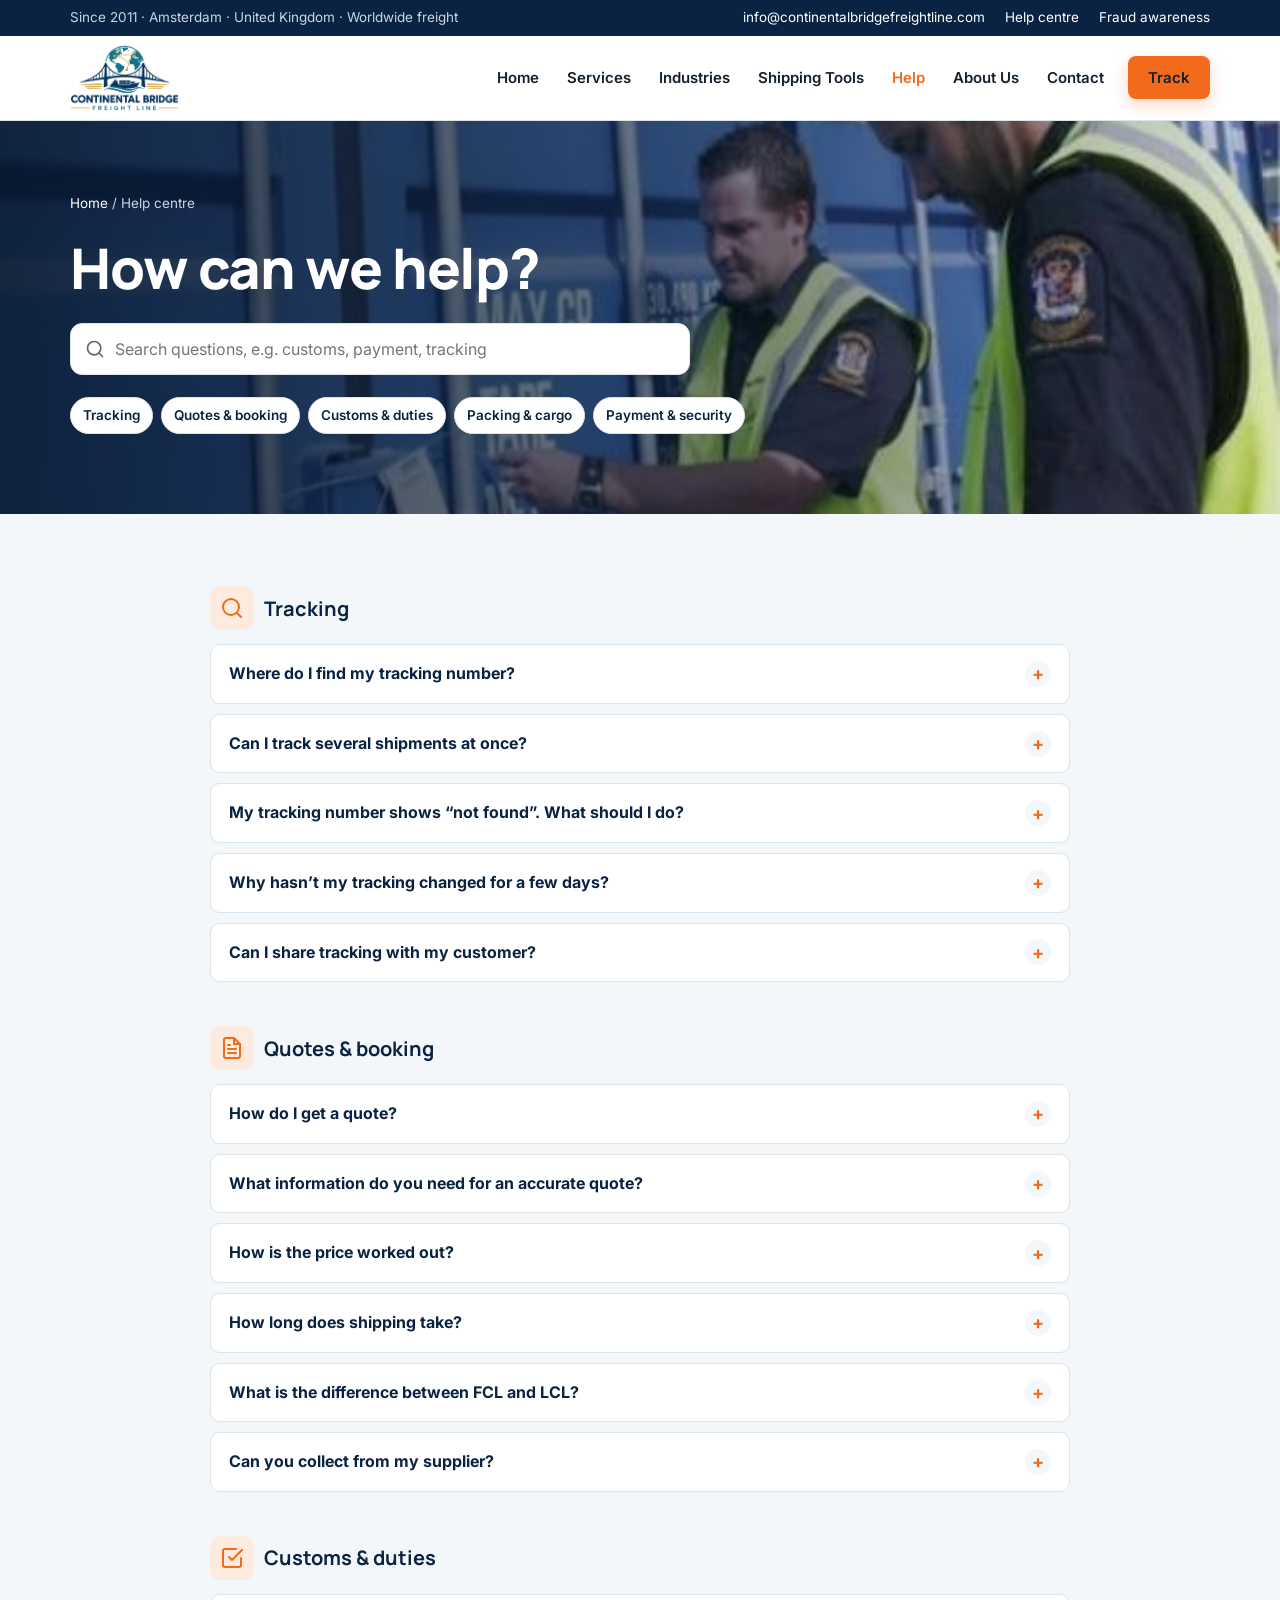
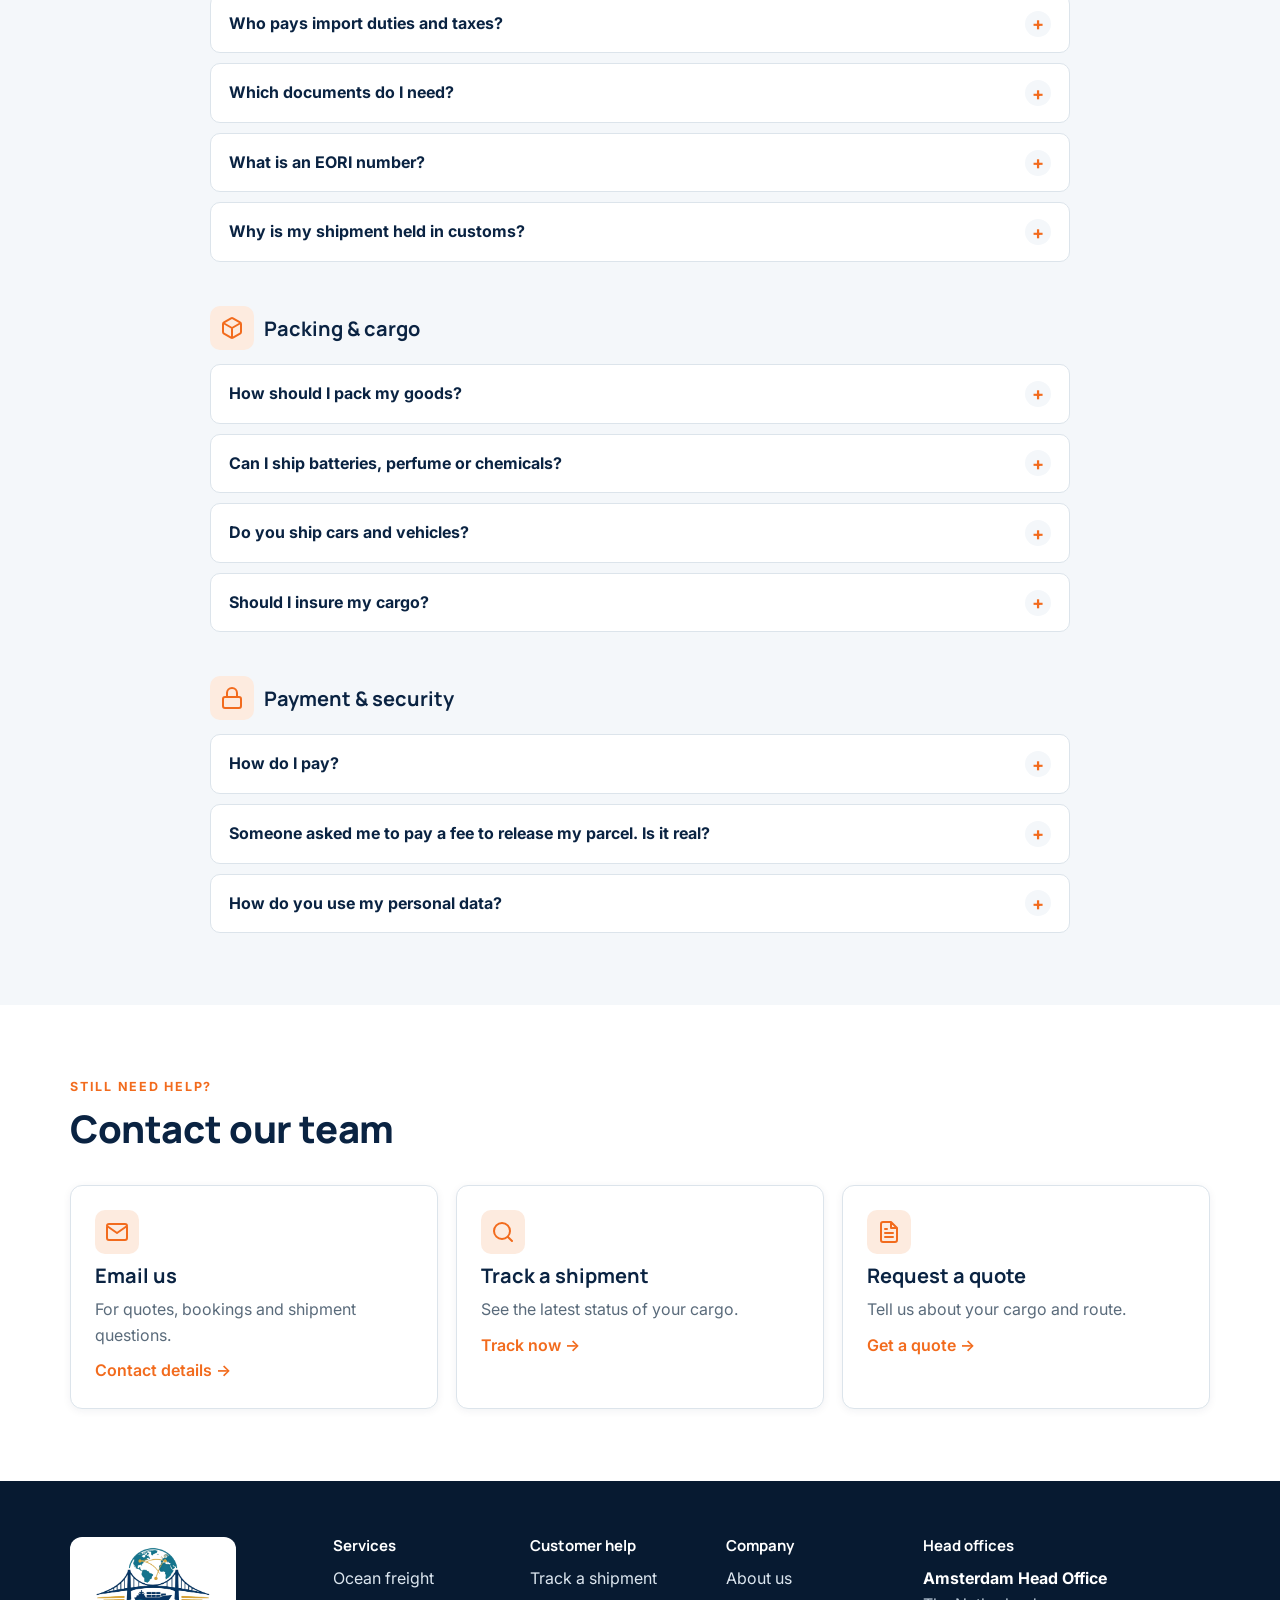
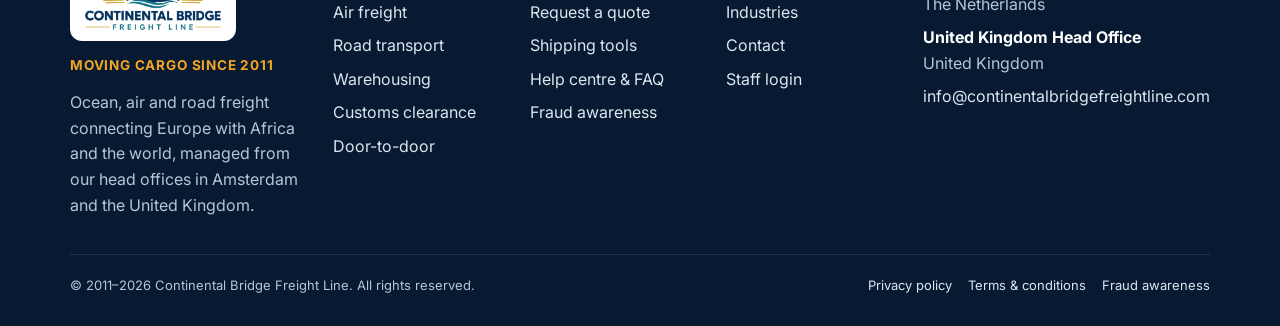
<file: help.html>
<!doctype html>
<html lang="en">
  <head>
    <meta charset="utf-8" />
    <meta name="viewport" content="width=device-width,initial-scale=1,viewport-fit=cover" />
    <title>Help Centre &amp; FAQ | Continental Bridge Freight Line</title>
    <meta name="description" content="Answers to common questions about tracking, quotes, customs, duties, packing and payments with Continental Bridge Freight Line." />
    <meta name="theme-color" content="#0a2342" />
    <meta property="og:type" content="website" />
    <meta property="og:site_name" content="Continental Bridge Freight Line" />
    <meta property="og:title" content="Help Centre &amp; FAQ | Continental Bridge Freight Line" />
    <meta property="og:description" content="Answers to common questions about tracking, quotes, customs, duties, packing and payments with Continental Bridge Freight Line." />
    <meta property="og:image" content="ocean-freight.jpg" />
    <link rel="icon" href="favicon.png" type="image/png" />
    <link rel="apple-touch-icon" href="apple-touch-icon.png" />
    <link rel="preconnect" href="https://fonts.googleapis.com" />
    <link rel="stylesheet" href="https://fonts.googleapis.com/css2?family=Inter:wght@400;500;600;700&family=Manrope:wght@600;700;800&display=swap" />
    <link rel="stylesheet" href="styles.css" />
  </head>
  <body data-page="help">
    <div id="site-header"></div>
    <main id="main">
      <section class="hero page-hero">
        <img src="customs.jpg" alt="" width="800" height="500" />
        <div class="wrap">
          <nav class="crumbs" aria-label="Breadcrumb"><a href="index.html">Home</a> / Help centre</nav>
          <h1>How can we help?</h1>
          <div class="searchbar">
            <svg class="ico" viewBox="0 0 24 24" aria-hidden="true"><path d="M11 19a8 8 0 1 0 0-16 8 8 0 0 0 0 16zM21 21l-4.3-4.3"/></svg>
            <input class="in" type="search" id="faqSearch" placeholder="Search questions, e.g. customs, payment, tracking" aria-label="Search help" autocomplete="off" />
          </div>
          <div class="topic-links">
            <a class="chip" href="#tracking">Tracking</a>
            <a class="chip" href="#booking">Quotes &amp; booking</a>
            <a class="chip" href="#customs">Customs &amp; duties</a>
            <a class="chip" href="#packing">Packing &amp; cargo</a>
            <a class="chip" href="#payment">Payment &amp; security</a>
          </div>
        </div>
      </section>

      <section class="section">
        <div class="wrap" style="max-width: 900px; display: grid; gap: 44px" id="faqWrap">
          <p class="msg info" id="faqEmpty" hidden>No questions match your search. <a href="contact.html">Ask our team</a> instead.</p>

          <div class="faq-group" id="tracking">
            <h3><span class="icon"><svg class="" viewBox="0 0 24 24" aria-hidden="true"><path d="M11 19a8 8 0 1 0 0-16 8 8 0 0 0 0 16zM21 21l-4.3-4.3"/></svg></span>Tracking</h3>
            <div class="faq">
              <details><summary>Where do I find my tracking number?</summary><div class="a"><p>Your tracking number is on your booking confirmation, receipt and in the email we send when your shipment is booked. It starts with <b>CB</b>.</p></div></details>
              <details><summary>Can I track several shipments at once?</summary><div class="a"><p>Yes. On the <a href="track.html">tracking page</a> enter up to 10 tracking numbers separated by commas or spaces.</p></div></details>
              <details><summary>My tracking number shows “not found”. What should I do?</summary><div class="a"><p>Check the number for typing mistakes (the letter O and the number 0 are easy to mix up). New bookings can take a few hours to appear. If it still does not work, email us with your booking details.</p></div></details>
              <details><summary>Why hasn’t my tracking changed for a few days?</summary><div class="a"><p>During ocean crossings and while goods wait at a port or in customs, there may be no new scan for several days. This is normal. We update the status as soon as the shipment reaches its next stage.</p></div></details>
              <details><summary>Can I share tracking with my customer?</summary><div class="a"><p>Yes. After tracking a shipment, click <b>Copy tracking link</b> and send that link to anyone who needs it.</p></div></details>
            </div>
          </div>

          <div class="faq-group" id="booking">
            <h3><span class="icon"><svg class="" viewBox="0 0 24 24" aria-hidden="true"><path d="M14 2H6a2 2 0 0 0-2 2v16a2 2 0 0 0 2 2h12a2 2 0 0 0 2-2V8zM14 2v6h6M16 13H8M16 17H8M10 9H8"/></svg></span>Quotes &amp; booking</h3>
            <div class="faq">
              <details><summary>How do I get a quote?</summary><div class="a"><p>Fill in the <a href="contact.html#quote">quote form</a> with the route, type of cargo, weight and size. We reply by email with a written quote.</p></div></details>
              <details><summary>What information do you need for an accurate quote?</summary><div class="a"><p>Collection and delivery addresses, a description of the goods, the number of pieces, total weight, size of each piece (or total volume), the date the goods are ready and, if you know it, the Incoterm agreed with your buyer or supplier.</p></div></details>
              <details><summary>How is the price worked out?</summary><div class="a"><p>Freight is charged on the greater of the actual weight and the volumetric weight. Our <a href="tools.html#volumetric">volumetric weight calculator</a> shows how this works. The quote also lists collection, handling, documents, customs and delivery charges where they apply.</p></div></details>
              <details><summary>How long does shipping take?</summary><div class="a"><p>As a guide: air freight takes a few days, road freight within Europe usually a few days to a week, and ocean freight several weeks depending on the route. Your quote shows the expected transit time for your shipment.</p></div></details>
              <details><summary>What is the difference between FCL and LCL?</summary><div class="a"><p><b>FCL</b> (full container load) means you use a whole container. <b>LCL</b> (less than container load) means your goods share a container with other customers, so you only pay for the space you use.</p></div></details>
              <details><summary>Can you collect from my supplier?</summary><div class="a"><p>Yes. We can collect from your supplier’s address, consolidate goods from several suppliers in our warehouse and ship them together.</p></div></details>
            </div>
          </div>

          <div class="faq-group" id="customs">
            <h3><span class="icon"><svg class="" viewBox="0 0 24 24" aria-hidden="true"><path d="M9 11l3 3L22 4M21 12v7a2 2 0 0 1-2 2H5a2 2 0 0 1-2-2V5a2 2 0 0 1 2-2h11"/></svg></span>Customs &amp; duties</h3>
            <div class="faq">
              <details><summary>Who pays import duties and taxes?</summary><div class="a"><p>This depends on the Incoterm agreed between buyer and seller. Usually the receiver pays import duty and VAT, unless the shipment is sent DDP (Delivered Duty Paid). See our <a href="tools.html#incoterms">Incoterms guide</a>.</p></div></details>
              <details><summary>Which documents do I need?</summary><div class="a"><p>Most shipments need a commercial invoice, a packing list and a transport document. Some goods need certificates or licences. See the <a href="tools.html#documents">document checklist</a>.</p></div></details>
              <details><summary>What is an EORI number?</summary><div class="a"><p>An EORI number identifies businesses that import or export goods to or from the EU or the UK. Businesses usually need one for customs declarations. You can apply for one with the customs authority in your country.</p></div></details>
              <details><summary>Why is my shipment held in customs?</summary><div class="a"><p>Common reasons are missing or incorrect documents, unclear goods descriptions, unpaid duties, or a routine inspection. We will contact you if customs need anything from you. Only pay duties to the official customs authority or on an invoice from our company email.</p></div></details>
            </div>
          </div>

          <div class="faq-group" id="packing">
            <h3><span class="icon"><svg class="" viewBox="0 0 24 24" aria-hidden="true"><path d="M21 8a2 2 0 0 0-1-1.73l-7-4a2 2 0 0 0-2 0l-7 4A2 2 0 0 0 3 8v8a2 2 0 0 0 1 1.73l7 4a2 2 0 0 0 2 0l7-4A2 2 0 0 0 21 16zM3.3 7 12 12l8.7-5M12 22V12"/></svg></span>Packing &amp; cargo</h3>
            <div class="faq">
              <details><summary>How should I pack my goods?</summary><div class="a"><p>Use strong boxes or crates, fill empty space, put heavy items at the bottom and label every piece. See our <a href="tools.html#packing">packing tips</a>.</p></div></details>
              <details><summary>Can I ship batteries, perfume or chemicals?</summary><div class="a"><p>Often yes, but they count as dangerous goods and need special packing and paperwork. Tell us exactly what you are sending. See <a href="tools.html#restricted">restricted items</a>.</p></div></details>
              <details><summary>Do you ship cars and vehicles?</summary><div class="a"><p>Yes, by container or roll-on/roll-off (RoRo) depending on the route. We need the vehicle’s registration document and the owner’s ID.</p></div></details>
              <details><summary>Should I insure my cargo?</summary><div class="a"><p>We recommend it for valuable goods. A carrier’s liability is limited by international conventions and is often much less than the value of the goods. We can arrange cargo insurance with your booking.</p></div></details>
            </div>
          </div>

          <div class="faq-group" id="payment">
            <h3><span class="icon"><svg class="" viewBox="0 0 24 24" aria-hidden="true"><path d="M5 11h14a2 2 0 0 1 2 2v7a2 2 0 0 1-2 2H5a2 2 0 0 1-2-2v-7a2 2 0 0 1 2-2zM7 11V7a5 5 0 0 1 10 0v4"/></svg></span>Payment &amp; security</h3>
            <div class="faq">
              <details><summary>How do I pay?</summary><div class="a"><p>We send an invoice by email from an <b>@continentalbridgefreightline.com</b> address, with our company bank details. Pay only to the account shown on our invoice.</p></div></details>
              <details><summary>Someone asked me to pay a fee to release my parcel. Is it real?</summary><div class="a"><p>Be careful. We never ask for payment by gift card, cryptocurrency or money transfer apps, and we never ask you to pay a private person. If you are unsure, do not pay and contact us using the details on this website. <a href="fraud.html">Read our fraud advice</a>.</p></div></details>
              <details><summary>How do you use my personal data?</summary><div class="a"><p>We use your details only to quote, ship and deliver your goods and to contact you about them. See our <a href="privacy.html">privacy policy</a>.</p></div></details>
            </div>
          </div>
        </div>
      </section>

      <section class="section alt">
        <div class="wrap">
          <div class="section-head"><span class="eyebrow">Still need help?</span><h2>Contact our team</h2></div>
          <div class="contact-strip">
            <div class="feature"><span class="icon"><svg class="" viewBox="0 0 24 24" aria-hidden="true"><path d="M4 4h16a2 2 0 0 1 2 2v12a2 2 0 0 1-2 2H4a2 2 0 0 1-2-2V6a2 2 0 0 1 2-2zM22 6l-10 7L2 6"/></svg></span><h3>Email us</h3><p>For quotes, bookings and shipment questions.</p><a class="more" href="contact.html">Contact details →</a></div>
            <div class="feature"><span class="icon"><svg class="" viewBox="0 0 24 24" aria-hidden="true"><path d="M11 19a8 8 0 1 0 0-16 8 8 0 0 0 0 16zM21 21l-4.3-4.3"/></svg></span><h3>Track a shipment</h3><p>See the latest status of your cargo.</p><a class="more" href="track.html">Track now →</a></div>
            <div class="feature"><span class="icon"><svg class="" viewBox="0 0 24 24" aria-hidden="true"><path d="M14 2H6a2 2 0 0 0-2 2v16a2 2 0 0 0 2 2h12a2 2 0 0 0 2-2V8zM14 2v6h6M16 13H8M16 17H8M10 9H8"/></svg></span><h3>Request a quote</h3><p>Tell us about your cargo and route.</p><a class="more" href="contact.html#quote">Get a quote →</a></div>
          </div>
        </div>
      </section>

    </main>
    <div id="site-footer"></div>
    <script src="config.js"></script>
    <script src="site.js"></script>
    <script src="help.js"></script>
  </body>
</html>
</file>
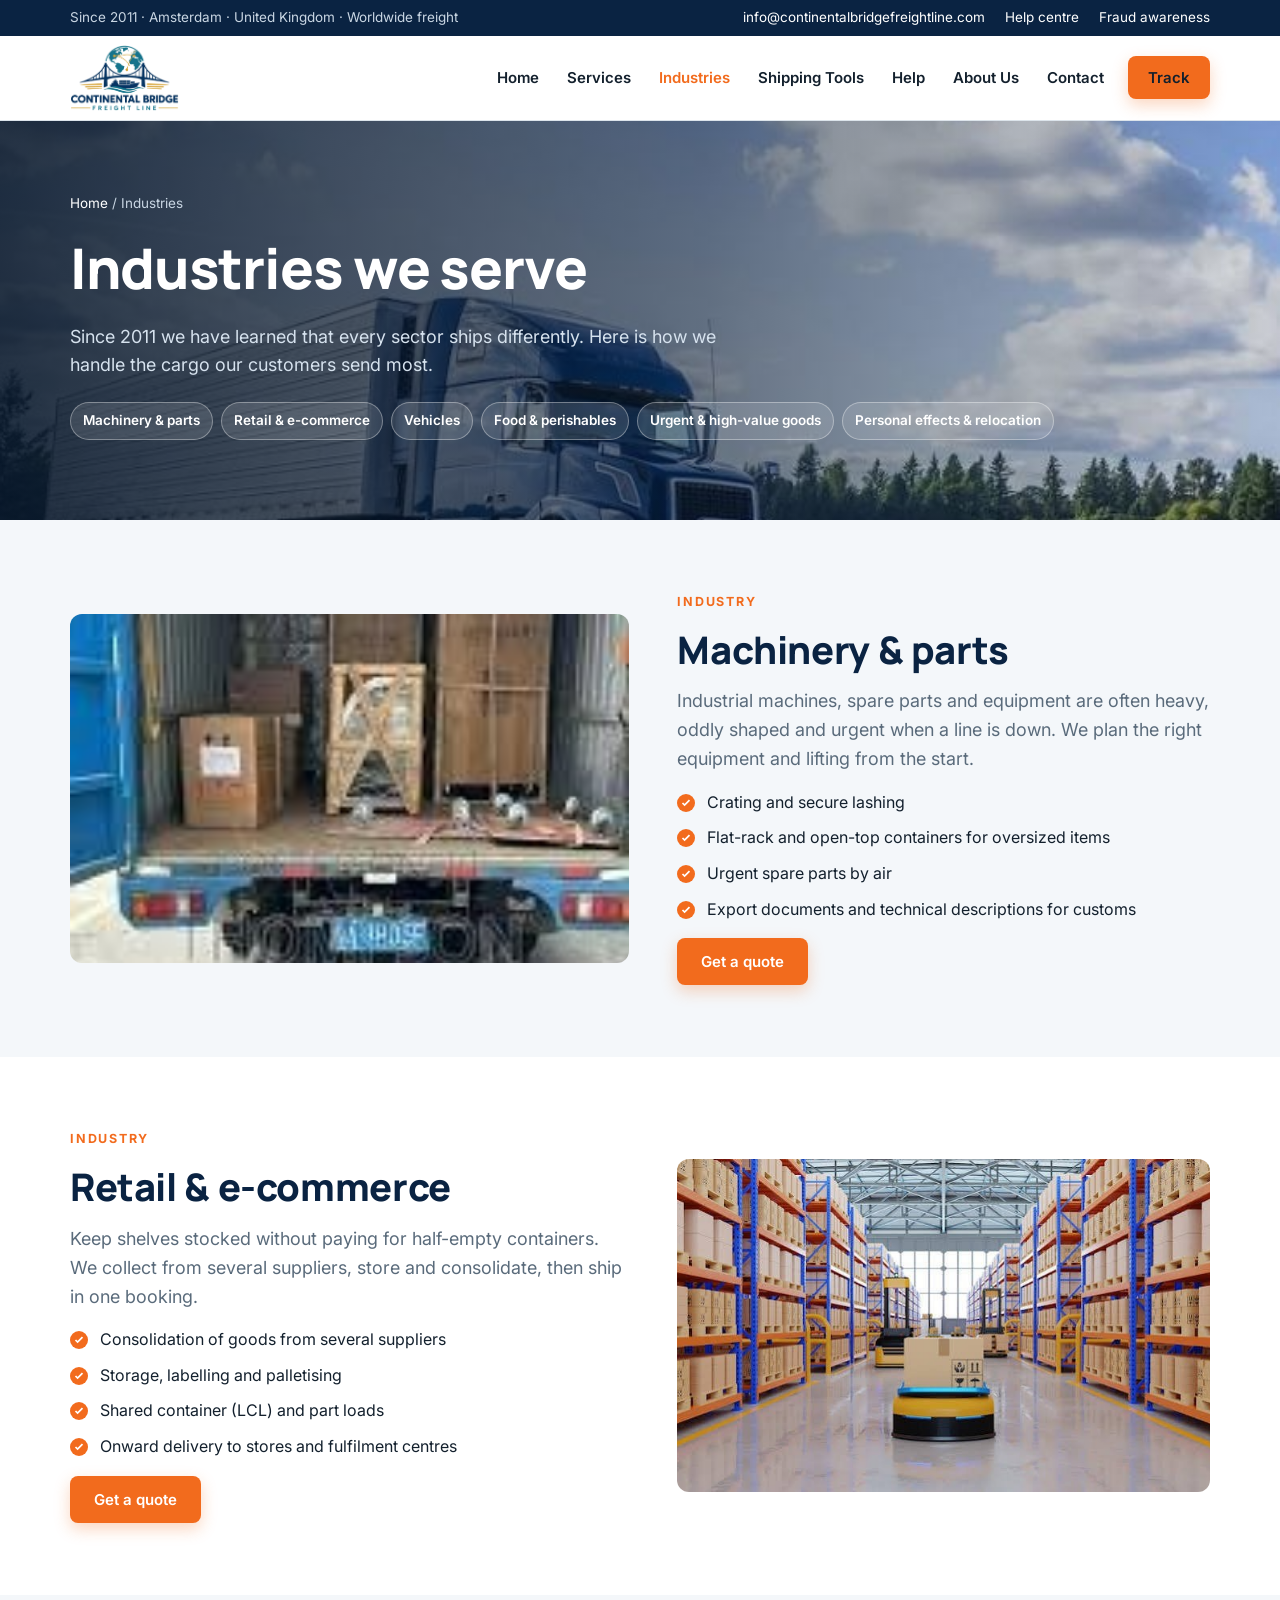
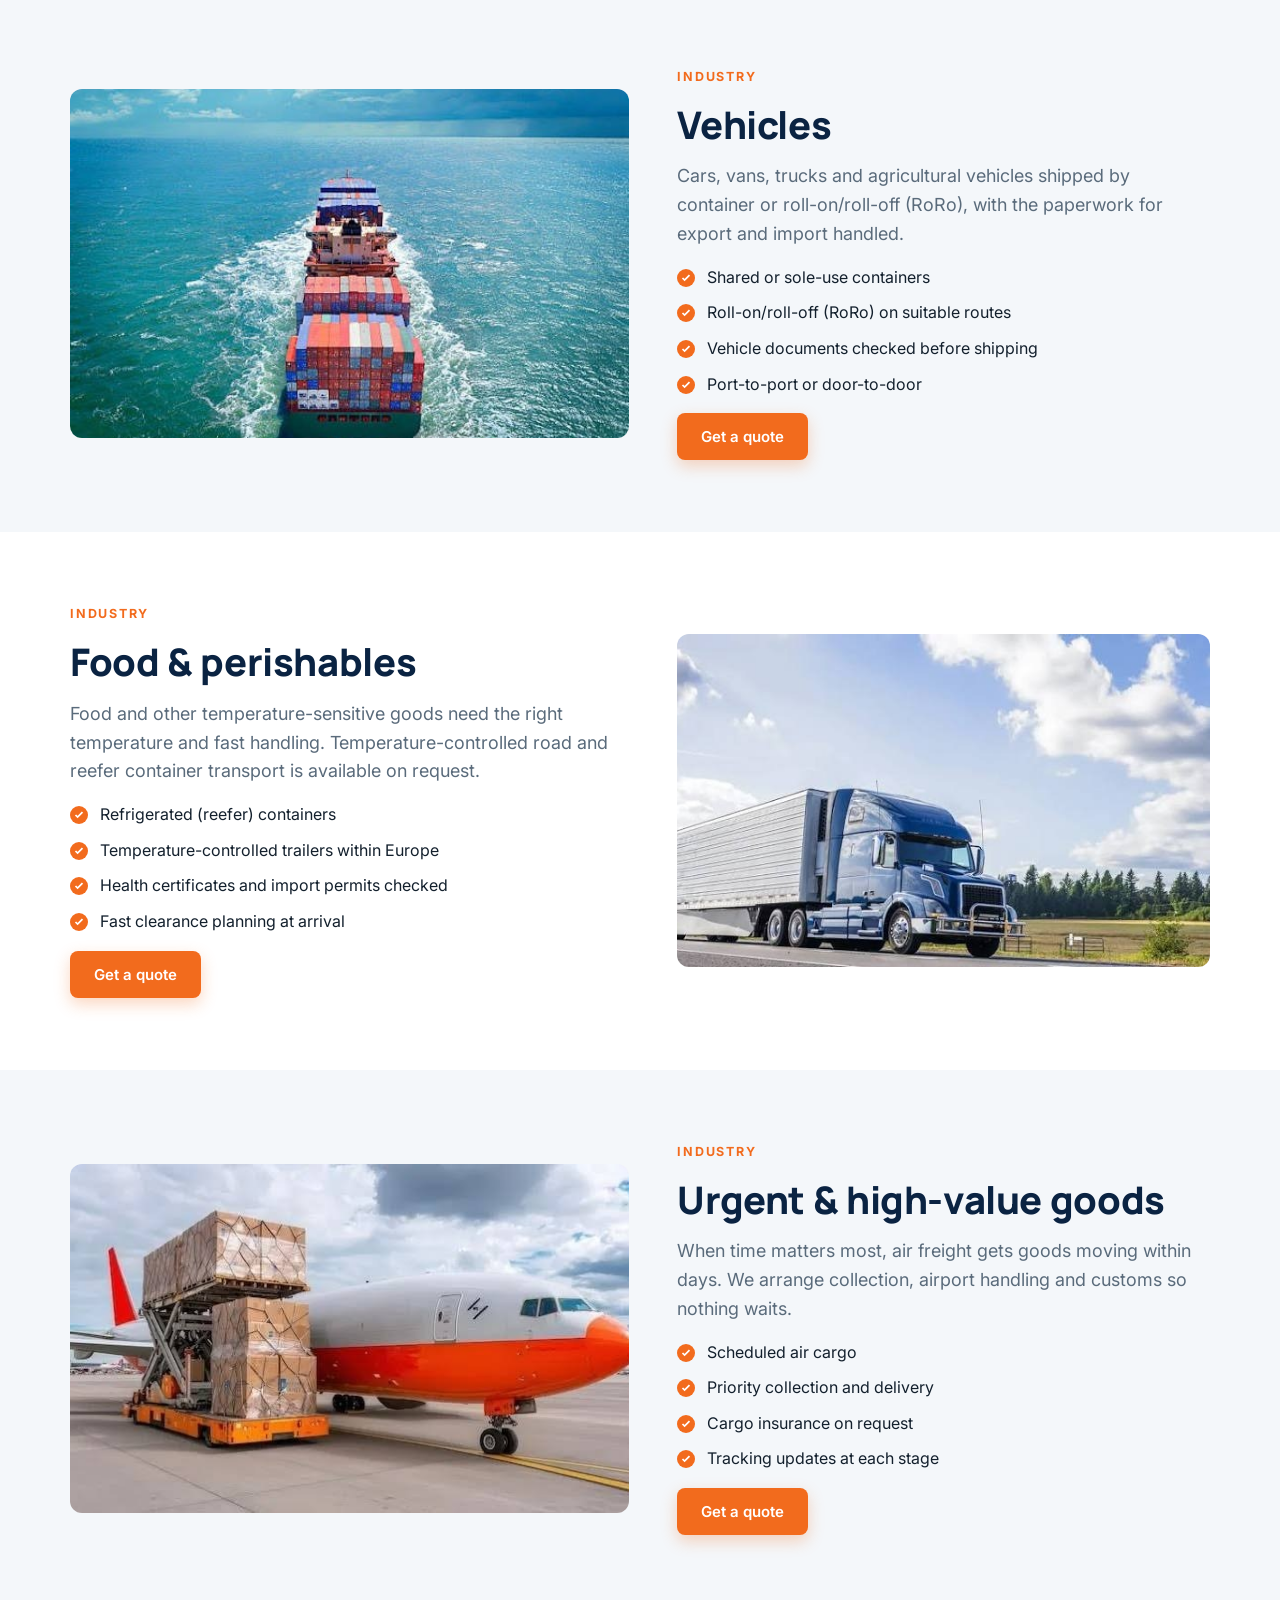
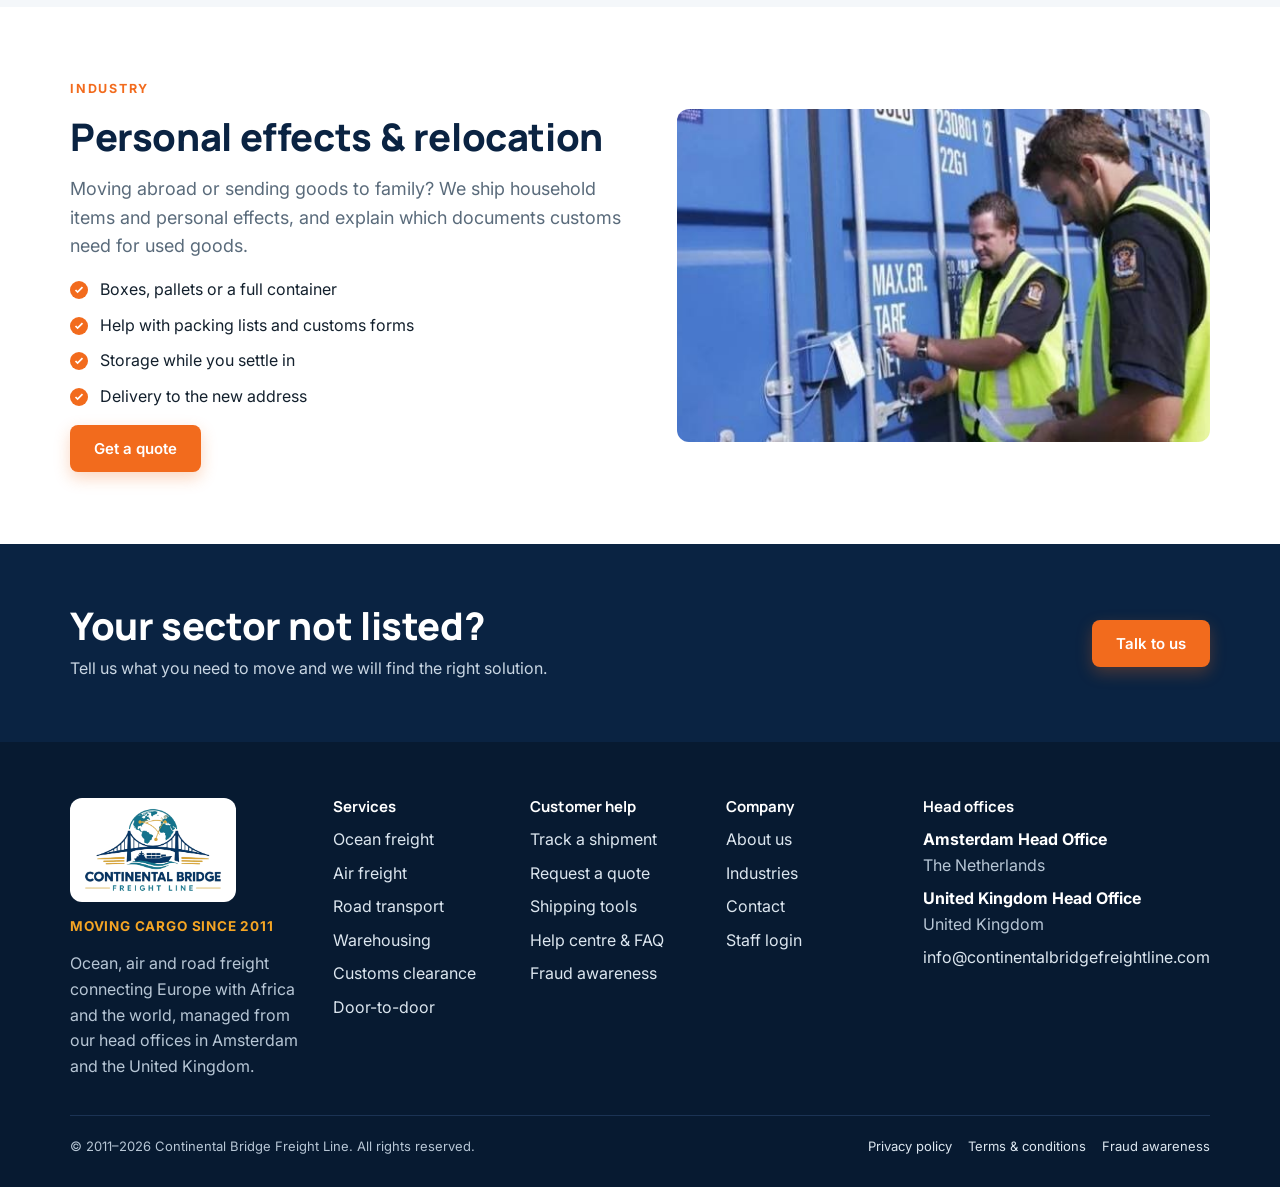
<file: industries.html>
<!doctype html>
<html lang="en">
  <head>
    <meta charset="utf-8" />
    <meta name="viewport" content="width=device-width,initial-scale=1,viewport-fit=cover" />
    <title>Industries We Serve | Continental Bridge Freight Line</title>
    <meta name="description" content="Freight solutions for machinery, retail and e-commerce, vehicles, food and perishables, urgent cargo and personal effects." />
    <meta name="theme-color" content="#0a2342" />
    <meta property="og:type" content="website" />
    <meta property="og:site_name" content="Continental Bridge Freight Line" />
    <meta property="og:title" content="Industries We Serve | Continental Bridge Freight Line" />
    <meta property="og:description" content="Freight solutions for machinery, retail and e-commerce, vehicles, food and perishables, urgent cargo and personal effects." />
    <meta property="og:image" content="ocean-freight.jpg" />
    <link rel="icon" href="favicon.png" type="image/png" />
    <link rel="apple-touch-icon" href="apple-touch-icon.png" />
    <link rel="preconnect" href="https://fonts.googleapis.com" />
    <link rel="stylesheet" href="https://fonts.googleapis.com/css2?family=Inter:wght@400;500;600;700&family=Manrope:wght@600;700;800&display=swap" />
    <link rel="stylesheet" href="styles.css" />
  </head>
  <body data-page="industries">
    <div id="site-header"></div>
    <main id="main">
      <section class="hero page-hero">
        <img src="road-freight.jpg" alt="" width="800" height="500" />
        <div class="wrap">
          <nav class="crumbs" aria-label="Breadcrumb"><a href="index.html">Home</a> / Industries</nav>
          <h1>Industries we serve</h1>
          <p class="lead">Since <span data-founded>2011</span> we have learned that every sector ships differently. Here is how we handle the cargo our customers send most.</p>
          <div class="topic-links"><a class="chip" style="background:rgba(255,255,255,.12);color:#fff;border-color:rgba(255,255,255,.35)" href="#machinery">Machinery &amp; parts</a><a class="chip" style="background:rgba(255,255,255,.12);color:#fff;border-color:rgba(255,255,255,.35)" href="#retail">Retail &amp; e-commerce</a><a class="chip" style="background:rgba(255,255,255,.12);color:#fff;border-color:rgba(255,255,255,.35)" href="#vehicles">Vehicles</a><a class="chip" style="background:rgba(255,255,255,.12);color:#fff;border-color:rgba(255,255,255,.35)" href="#perishables">Food &amp; perishables</a><a class="chip" style="background:rgba(255,255,255,.12);color:#fff;border-color:rgba(255,255,255,.35)" href="#urgent">Urgent &amp; high-value goods</a><a class="chip" style="background:rgba(255,255,255,.12);color:#fff;border-color:rgba(255,255,255,.35)" href="#personal">Personal effects &amp; relocation</a></div>
        </div>
      </section>
      <section class="section" id="machinery" style="scroll-margin-top:90px">
        <div class="wrap split"><img src="door-to-door.jpg" alt="Crated machinery being transported" width="800" height="500" loading="lazy" /><div class="text"><span class="eyebrow">Industry</span><h2>Machinery &amp; parts</h2><p class="lead">Industrial machines, spare parts and equipment are often heavy, oddly shaped and urgent when a line is down. We plan the right equipment and lifting from the start.</p><ul class="ticks"><li>Crating and secure lashing</li><li>Flat-rack and open-top containers for oversized items</li><li>Urgent spare parts by air</li><li>Export documents and technical descriptions for customs</li></ul><div><a class="btn btn-primary" href="contact.html#quote">Get a quote</a></div></div></div>
      </section>
      <section class="section alt" id="retail" style="scroll-margin-top:90px">
        <div class="wrap split"><div class="text"><span class="eyebrow">Industry</span><h2>Retail &amp; e-commerce</h2><p class="lead">Keep shelves stocked without paying for half-empty containers. We collect from several suppliers, store and consolidate, then ship in one booking.</p><ul class="ticks"><li>Consolidation of goods from several suppliers</li><li>Storage, labelling and palletising</li><li>Shared container (LCL) and part loads</li><li>Onward delivery to stores and fulfilment centres</li></ul><div><a class="btn btn-primary" href="contact.html#quote">Get a quote</a></div></div><img src="warehouse.jpg" alt="Warehouse aisles with stock" width="800" height="500" loading="lazy" /></div>
      </section>
      <section class="section" id="vehicles" style="scroll-margin-top:90px">
        <div class="wrap split"><img src="ocean-freight.jpg" alt="Container ship at sea" width="800" height="500" loading="lazy" /><div class="text"><span class="eyebrow">Industry</span><h2>Vehicles</h2><p class="lead">Cars, vans, trucks and agricultural vehicles shipped by container or roll-on/roll-off (RoRo), with the paperwork for export and import handled.</p><ul class="ticks"><li>Shared or sole-use containers</li><li>Roll-on/roll-off (RoRo) on suitable routes</li><li>Vehicle documents checked before shipping</li><li>Port-to-port or door-to-door</li></ul><div><a class="btn btn-primary" href="contact.html#quote">Get a quote</a></div></div></div>
      </section>
      <section class="section alt" id="perishables" style="scroll-margin-top:90px">
        <div class="wrap split"><div class="text"><span class="eyebrow">Industry</span><h2>Food &amp; perishables</h2><p class="lead">Food and other temperature-sensitive goods need the right temperature and fast handling. Temperature-controlled road and reefer container transport is available on request.</p><ul class="ticks"><li>Refrigerated (reefer) containers</li><li>Temperature-controlled trailers within Europe</li><li>Health certificates and import permits checked</li><li>Fast clearance planning at arrival</li></ul><div><a class="btn btn-primary" href="contact.html#quote">Get a quote</a></div></div><img src="road-freight.jpg" alt="Refrigerated lorry on the road" width="800" height="500" loading="lazy" /></div>
      </section>
      <section class="section" id="urgent" style="scroll-margin-top:90px">
        <div class="wrap split"><img src="air-freight.jpg" alt="Cargo loaded onto an aircraft" width="800" height="500" loading="lazy" /><div class="text"><span class="eyebrow">Industry</span><h2>Urgent &amp; high-value goods</h2><p class="lead">When time matters most, air freight gets goods moving within days. We arrange collection, airport handling and customs so nothing waits.</p><ul class="ticks"><li>Scheduled air cargo</li><li>Priority collection and delivery</li><li>Cargo insurance on request</li><li>Tracking updates at each stage</li></ul><div><a class="btn btn-primary" href="contact.html#quote">Get a quote</a></div></div></div>
      </section>
      <section class="section alt" id="personal" style="scroll-margin-top:90px">
        <div class="wrap split"><div class="text"><span class="eyebrow">Industry</span><h2>Personal effects &amp; relocation</h2><p class="lead">Moving abroad or sending goods to family? We ship household items and personal effects, and explain which documents customs need for used goods.</p><ul class="ticks"><li>Boxes, pallets or a full container</li><li>Help with packing lists and customs forms</li><li>Storage while you settle in</li><li>Delivery to the new address</li></ul><div><a class="btn btn-primary" href="contact.html#quote">Get a quote</a></div></div><img src="customs.jpg" alt="Officers inspecting a sealed container" width="800" height="500" loading="lazy" /></div>
      </section>
      <section class="band">
        <div class="wrap">
          <div style="display: grid; gap: 8px"><h2>Your sector not listed?</h2><p>Tell us what you need to move and we will find the right solution.</p></div>
          <a class="btn btn-primary" href="contact.html#quote">Talk to us</a>
        </div>
      </section>

    </main>
    <div id="site-footer"></div>
    <script src="config.js"></script>
    <script src="site.js"></script>
  </body>
</html>
</file>
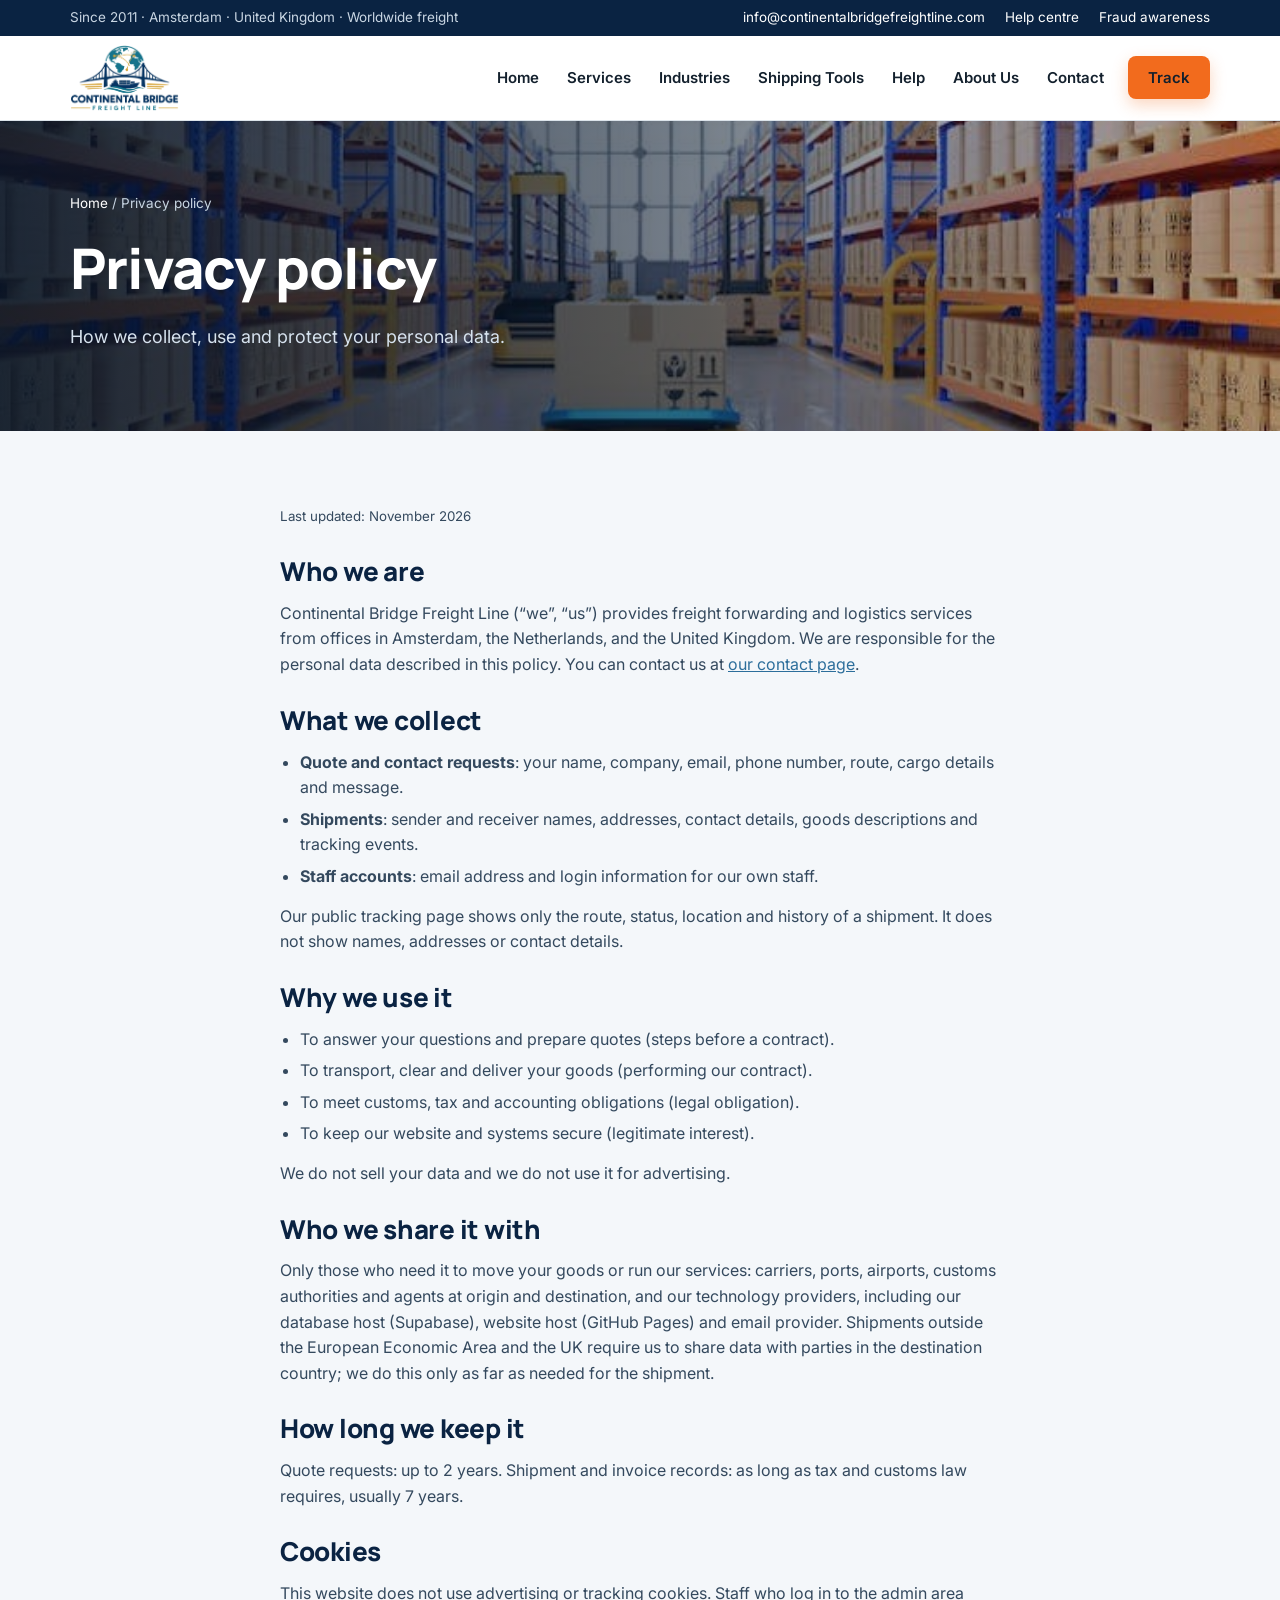
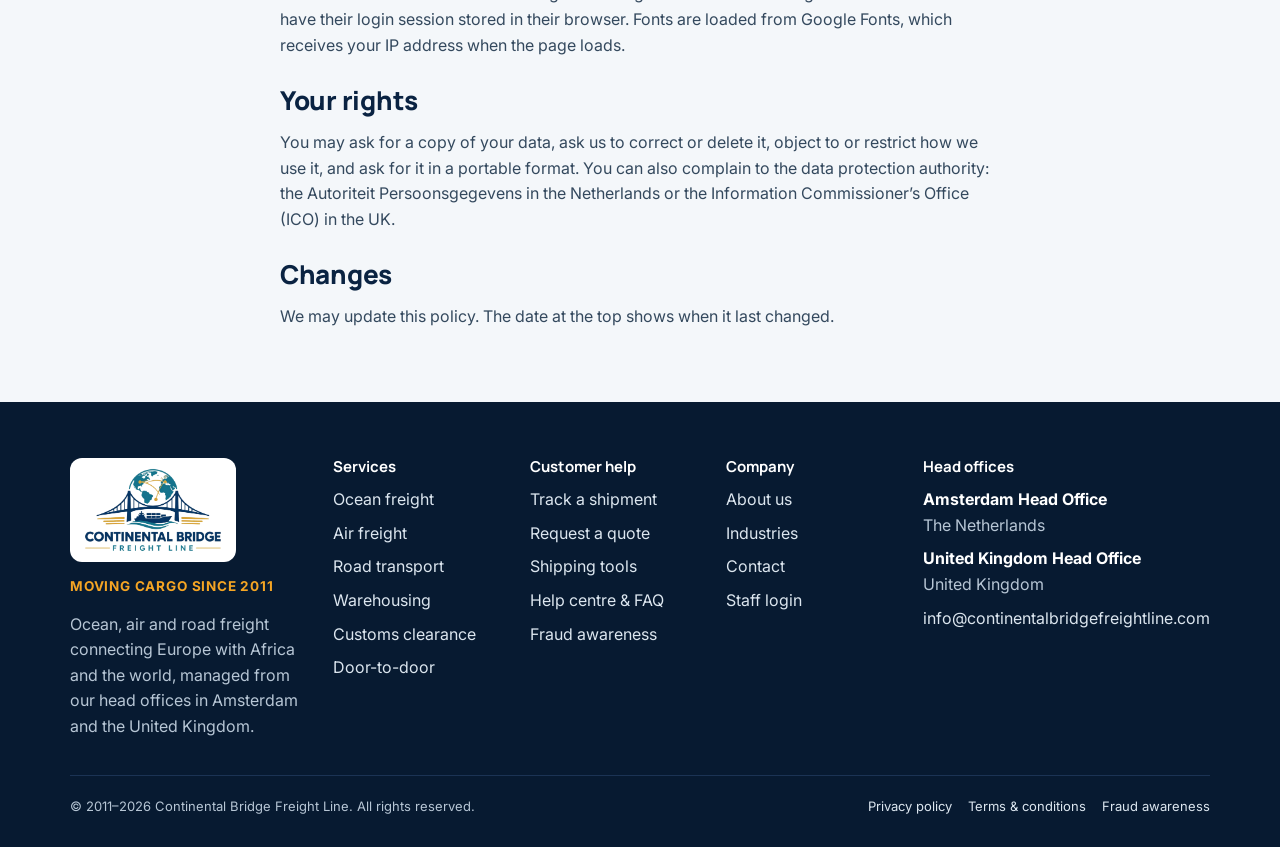
<file: privacy.html>
<!doctype html>
<html lang="en">
  <head>
    <meta charset="utf-8" />
    <meta name="viewport" content="width=device-width,initial-scale=1,viewport-fit=cover" />
    <title>Privacy Policy | Continental Bridge Freight Line</title>
    <meta name="description" content="How Continental Bridge Freight Line collects, uses and protects your personal data." />
    <meta name="theme-color" content="#0a2342" />
    <meta property="og:type" content="website" />
    <meta property="og:site_name" content="Continental Bridge Freight Line" />
    <meta property="og:title" content="Privacy Policy | Continental Bridge Freight Line" />
    <meta property="og:description" content="How Continental Bridge Freight Line collects, uses and protects your personal data." />
    <meta property="og:image" content="ocean-freight.jpg" />
    <link rel="icon" href="favicon.png" type="image/png" />
    <link rel="apple-touch-icon" href="apple-touch-icon.png" />
    <link rel="preconnect" href="https://fonts.googleapis.com" />
    <link rel="stylesheet" href="https://fonts.googleapis.com/css2?family=Inter:wght@400;500;600;700&family=Manrope:wght@600;700;800&display=swap" />
    <link rel="stylesheet" href="styles.css" />
  </head>
  <body data-page="privacy">
    <div id="site-header"></div>
    <main id="main">
      <section class="hero page-hero">
        <img src="warehouse.jpg" alt="" width="800" height="500" />
        <div class="wrap">
          <nav class="crumbs" aria-label="Breadcrumb"><a href="index.html">Home</a> / Privacy policy</nav>
          <h1>Privacy policy</h1>
          <p class="lead">How we collect, use and protect your personal data.</p>
        </div>
      </section>
      <section class="section">
        <div class="wrap prose">
          <p><small>Last updated: November 2026</small></p>
          <h2>Who we are</h2>
          <p>Continental Bridge Freight Line (“we”, “us”) provides freight forwarding and logistics services from offices in Amsterdam, the Netherlands, and the United Kingdom. We are responsible for the personal data described in this policy. You can contact us at <a class="info-mail" href="contact.html">our contact page</a>.</p>
          <h2>What we collect</h2>
          <ul>
            <li><b>Quote and contact requests</b>: your name, company, email, phone number, route, cargo details and message.</li>
            <li><b>Shipments</b>: sender and receiver names, addresses, contact details, goods descriptions and tracking events.</li>
            <li><b>Staff accounts</b>: email address and login information for our own staff.</li>
          </ul>
          <p>Our public tracking page shows only the route, status, location and history of a shipment. It does not show names, addresses or contact details.</p>
          <h2>Why we use it</h2>
          <ul>
            <li>To answer your questions and prepare quotes (steps before a contract).</li>
            <li>To transport, clear and deliver your goods (performing our contract).</li>
            <li>To meet customs, tax and accounting obligations (legal obligation).</li>
            <li>To keep our website and systems secure (legitimate interest).</li>
          </ul>
          <p>We do not sell your data and we do not use it for advertising.</p>
          <h2>Who we share it with</h2>
          <p>Only those who need it to move your goods or run our services: carriers, ports, airports, customs authorities and agents at origin and destination, and our technology providers, including our database host (Supabase), website host (GitHub Pages) and email provider. Shipments outside the European Economic Area and the UK require us to share data with parties in the destination country; we do this only as far as needed for the shipment.</p>
          <h2>How long we keep it</h2>
          <p>Quote requests: up to 2 years. Shipment and invoice records: as long as tax and customs law requires, usually 7 years.</p>
          <h2>Cookies</h2>
          <p>This website does not use advertising or tracking cookies. Staff who log in to the admin area have their login session stored in their browser. Fonts are loaded from Google Fonts, which receives your IP address when the page loads.</p>
          <h2>Your rights</h2>
          <p>You may ask for a copy of your data, ask us to correct or delete it, object to or restrict how we use it, and ask for it in a portable format. You can also complain to the data protection authority: the Autoriteit Persoonsgegevens in the Netherlands or the Information Commissioner’s Office (ICO) in the UK.</p>
          <h2>Changes</h2>
          <p>We may update this policy. The date at the top shows when it last changed.</p>
        </div>
      </section>

    </main>
    <div id="site-footer"></div>
    <script src="config.js"></script>
    <script src="site.js"></script>
  </body>
</html>
</file>
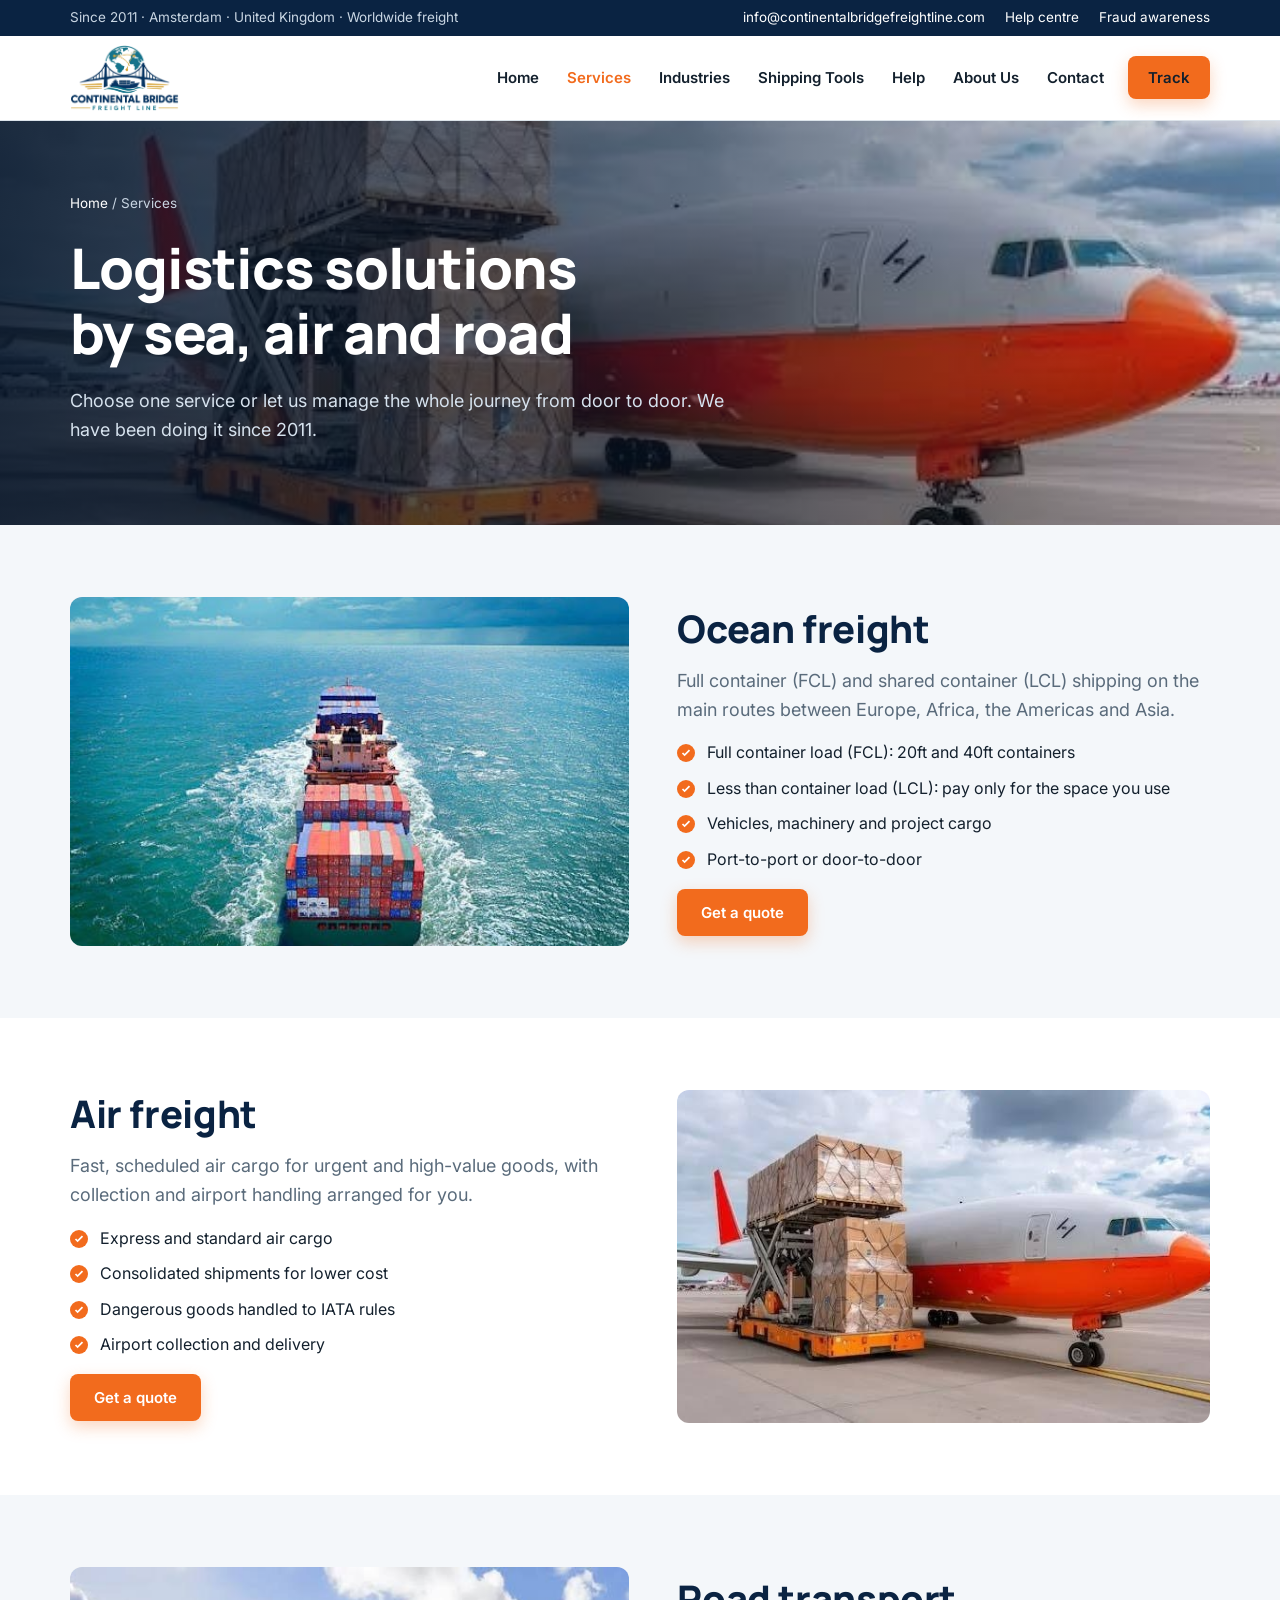
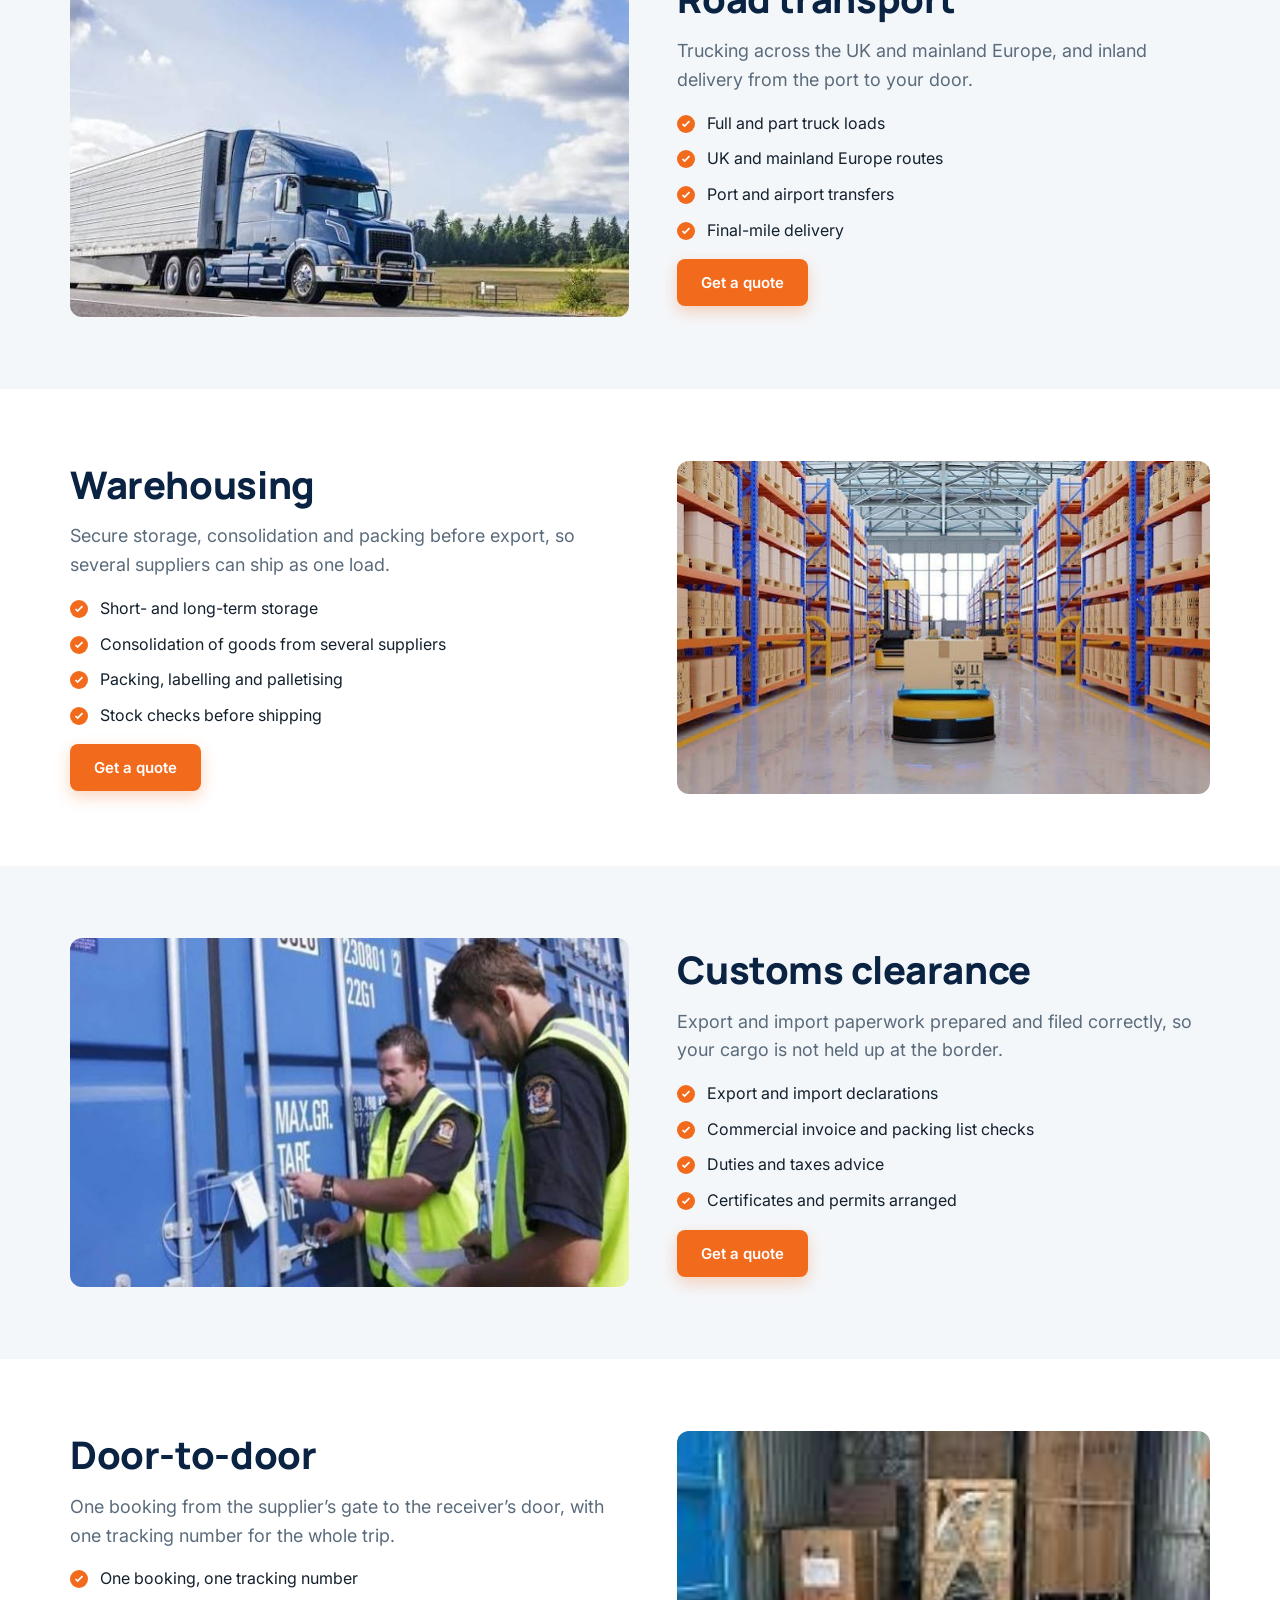
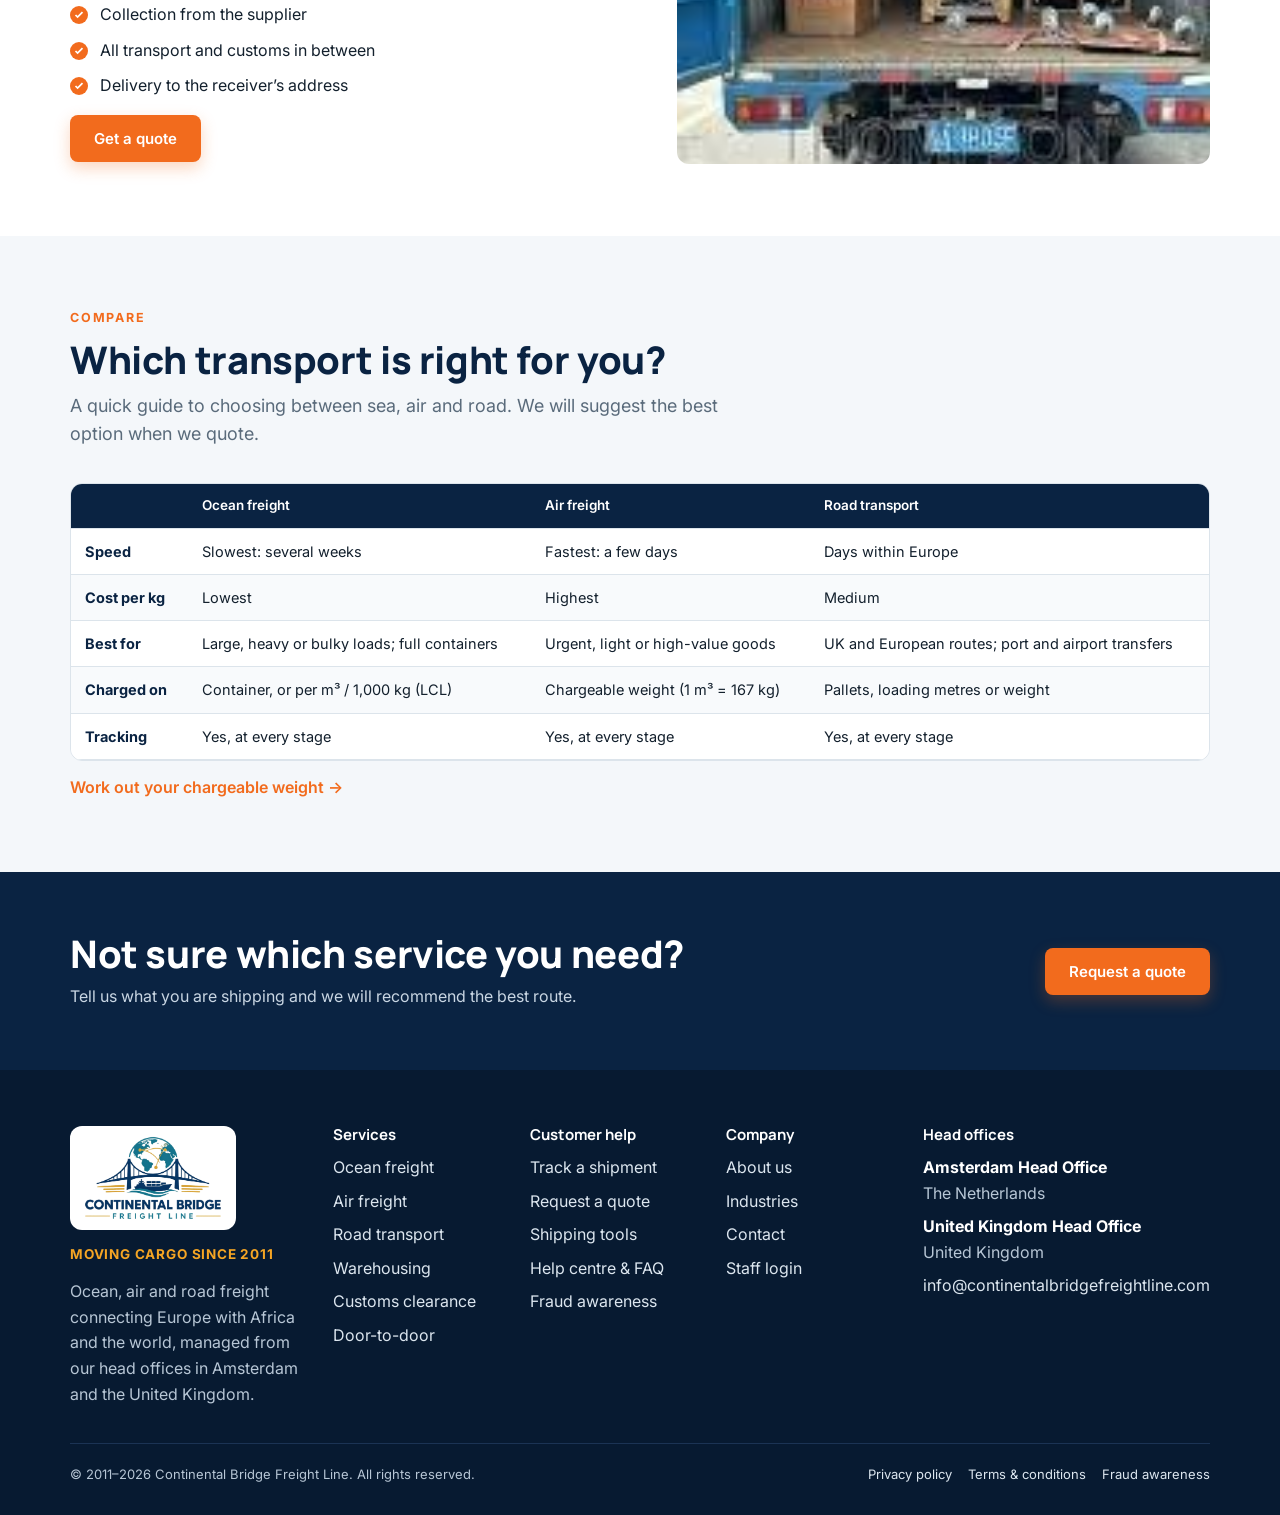
<file: services.html>
<!doctype html>
<html lang="en">
  <head>
    <meta charset="utf-8" />
    <meta
      name="viewport"
      content="width=device-width,initial-scale=1,viewport-fit=cover"
    />
    <title>Services | Continental Bridge Freight Line</title>
    <meta
      name="description"
      content="Ocean freight, air freight, road transport, warehousing, customs clearance and door-to-door delivery."
    />
    <meta
      property="og:title"
      content="Services | Continental Bridge Freight Line"
    />
    <meta
      property="og:description"
      content="Ocean freight, air freight, road transport, warehousing, customs clearance and door-to-door delivery."
    />
    <meta property="og:image" content="ocean-freight.jpg" />
    <link rel="icon" href="favicon.png" type="image/png" />
    <link rel="apple-touch-icon" href="apple-touch-icon.png" />
    <link rel="preconnect" href="https://fonts.googleapis.com" />
    <link
      rel="stylesheet"
      href="https://fonts.googleapis.com/css2?family=Inter:wght@400;500;600;700&family=Manrope:wght@600;700;800&display=swap"
    />
    <link rel="stylesheet" href="styles.css" />
  </head>
  <body data-page="services">
    <div id="site-header"></div>
    <main id="main">
      <section class="hero page-hero">
        <img src="air-freight.jpg" alt="" width="1600" height="900" />
        <div class="wrap">
          <nav class="crumbs" aria-label="Breadcrumb"><a href="index.html">Home</a> / Services</nav>
          <h1>Logistics solutions by sea, air and road</h1>
          <p class="lead">
            Choose one service or let us manage the whole journey from door to
            door. We have been doing it since <span data-founded>2011</span>.
          </p>
        </div>
      </section>
      <section class="section" id="ocean">
        <div class="wrap split">
          <img
            src="ocean-freight.jpg"
            alt="Ocean freight"
            width="800"
            height="500"
            loading="lazy"
          />
          <div class="text">
            <h2>Ocean freight</h2>
            <p class="lead">
              Full container (FCL) and shared container (LCL) shipping on the
              main routes between Europe, Africa, the Americas and Asia.
            </p>
            <ul class="ticks">
              <li>Full container load (FCL): 20ft and 40ft containers</li>
              <li>
                Less than container load (LCL): pay only for the space you use
              </li>
              <li>Vehicles, machinery and project cargo</li>
              <li>Port-to-port or door-to-door</li>
            </ul>
            <div>
              <a class="btn btn-primary" href="contact.html#quote"
                >Get a quote</a
              >
            </div>
          </div>
        </div>
      </section>
      <section class="section alt" id="air">
        <div class="wrap split">
          <div class="text">
            <h2>Air freight</h2>
            <p class="lead">
              Fast, scheduled air cargo for urgent and high-value goods, with
              collection and airport handling arranged for you.
            </p>
            <ul class="ticks">
              <li>Express and standard air cargo</li>
              <li>Consolidated shipments for lower cost</li>
              <li>Dangerous goods handled to IATA rules</li>
              <li>Airport collection and delivery</li>
            </ul>
            <div>
              <a class="btn btn-primary" href="contact.html#quote"
                >Get a quote</a
              >
            </div>
          </div>
          <img
            src="air-freight.jpg"
            alt="Air freight"
            width="800"
            height="500"
            loading="lazy"
          />
        </div>
      </section>
      <section class="section" id="road">
        <div class="wrap split">
          <img
            src="road-freight.jpg"
            alt="Road transport"
            width="800"
            height="500"
            loading="lazy"
          />
          <div class="text">
            <h2>Road transport</h2>
            <p class="lead">
              Trucking across the UK and mainland Europe, and inland delivery
              from the port to your door.
            </p>
            <ul class="ticks">
              <li>Full and part truck loads</li>
              <li>UK and mainland Europe routes</li>
              <li>Port and airport transfers</li>
              <li>Final-mile delivery</li>
            </ul>
            <div>
              <a class="btn btn-primary" href="contact.html#quote"
                >Get a quote</a
              >
            </div>
          </div>
        </div>
      </section>
      <section class="section alt" id="warehouse">
        <div class="wrap split">
          <div class="text">
            <h2>Warehousing</h2>
            <p class="lead">
              Secure storage, consolidation and packing before export, so
              several suppliers can ship as one load.
            </p>
            <ul class="ticks">
              <li>Short- and long-term storage</li>
              <li>Consolidation of goods from several suppliers</li>
              <li>Packing, labelling and palletising</li>
              <li>Stock checks before shipping</li>
            </ul>
            <div>
              <a class="btn btn-primary" href="contact.html#quote"
                >Get a quote</a
              >
            </div>
          </div>
          <img
            src="warehouse.jpg"
            alt="Warehousing"
            width="800"
            height="500"
            loading="lazy"
          />
        </div>
      </section>
      <section class="section" id="customs">
        <div class="wrap split">
          <img
            src="customs.jpg"
            alt="Customs clearance"
            width="800"
            height="500"
            loading="lazy"
          />
          <div class="text">
            <h2>Customs clearance</h2>
            <p class="lead">
              Export and import paperwork prepared and filed correctly, so your
              cargo is not held up at the border.
            </p>
            <ul class="ticks">
              <li>Export and import declarations</li>
              <li>Commercial invoice and packing list checks</li>
              <li>Duties and taxes advice</li>
              <li>Certificates and permits arranged</li>
            </ul>
            <div>
              <a class="btn btn-primary" href="contact.html#quote"
                >Get a quote</a
              >
            </div>
          </div>
        </div>
      </section>
      <section class="section alt" id="door">
        <div class="wrap split">
          <div class="text">
            <h2>Door-to-door</h2>
            <p class="lead">
              One booking from the supplier’s gate to the receiver’s door, with
              one tracking number for the whole trip.
            </p>
            <ul class="ticks">
              <li>One booking, one tracking number</li>
              <li>Collection from the supplier</li>
              <li>All transport and customs in between</li>
              <li>Delivery to the receiver’s address</li>
            </ul>
            <div>
              <a class="btn btn-primary" href="contact.html#quote"
                >Get a quote</a
              >
            </div>
          </div>
          <img
            src="door-to-door.jpg"
            alt="Door-to-door"
            width="800"
            height="500"
            loading="lazy"
          />
        </div>
      </section>
      <section class="section" id="compare" style="scroll-margin-top: 90px">
        <div class="wrap">
          <div class="section-head">
            <span class="eyebrow">Compare</span>
            <h2>Which transport is right for you?</h2>
            <p class="lead">A quick guide to choosing between sea, air and road. We will suggest the best option when we quote.</p>
          </div>
          <div class="tablebox">
            <table class="spec">
              <thead><tr><th></th><th>Ocean freight</th><th>Air freight</th><th>Road transport</th></tr></thead>
              <tbody>
                <tr><td><b>Speed</b></td><td>Slowest: several weeks</td><td>Fastest: a few days</td><td>Days within Europe</td></tr>
                <tr><td><b>Cost per kg</b></td><td>Lowest</td><td>Highest</td><td>Medium</td></tr>
                <tr><td><b>Best for</b></td><td>Large, heavy or bulky loads; full containers</td><td>Urgent, light or high-value goods</td><td>UK and European routes; port and airport transfers</td></tr>
                <tr><td><b>Charged on</b></td><td>Container, or per m³ / 1,000 kg (LCL)</td><td>Chargeable weight (1 m³ = 167 kg)</td><td>Pallets, loading metres or weight</td></tr>
                <tr><td><b>Tracking</b></td><td>Yes, at every stage</td><td>Yes, at every stage</td><td>Yes, at every stage</td></tr>
              </tbody>
            </table>
          </div>
          <p style="margin-top: 14px"><a class="more" style="font-weight: 600; color: var(--orange); text-decoration: none" href="tools.html#volumetric">Work out your chargeable weight →</a></p>
        </div>
      </section>
      <section class="band">
        <div class="wrap">
          <div style="display: grid; gap: 8px"><h2>Not sure which service you need?</h2><p>Tell us what you are shipping and we will recommend the best route.</p></div>
          <a class="btn btn-primary" href="contact.html#quote">Request a quote</a>
        </div>
      </section>
    </main>
    <div id="site-footer"></div>
    <script src="config.js"></script>
    <script src="site.js"></script>
  </body>
</html>
</file>
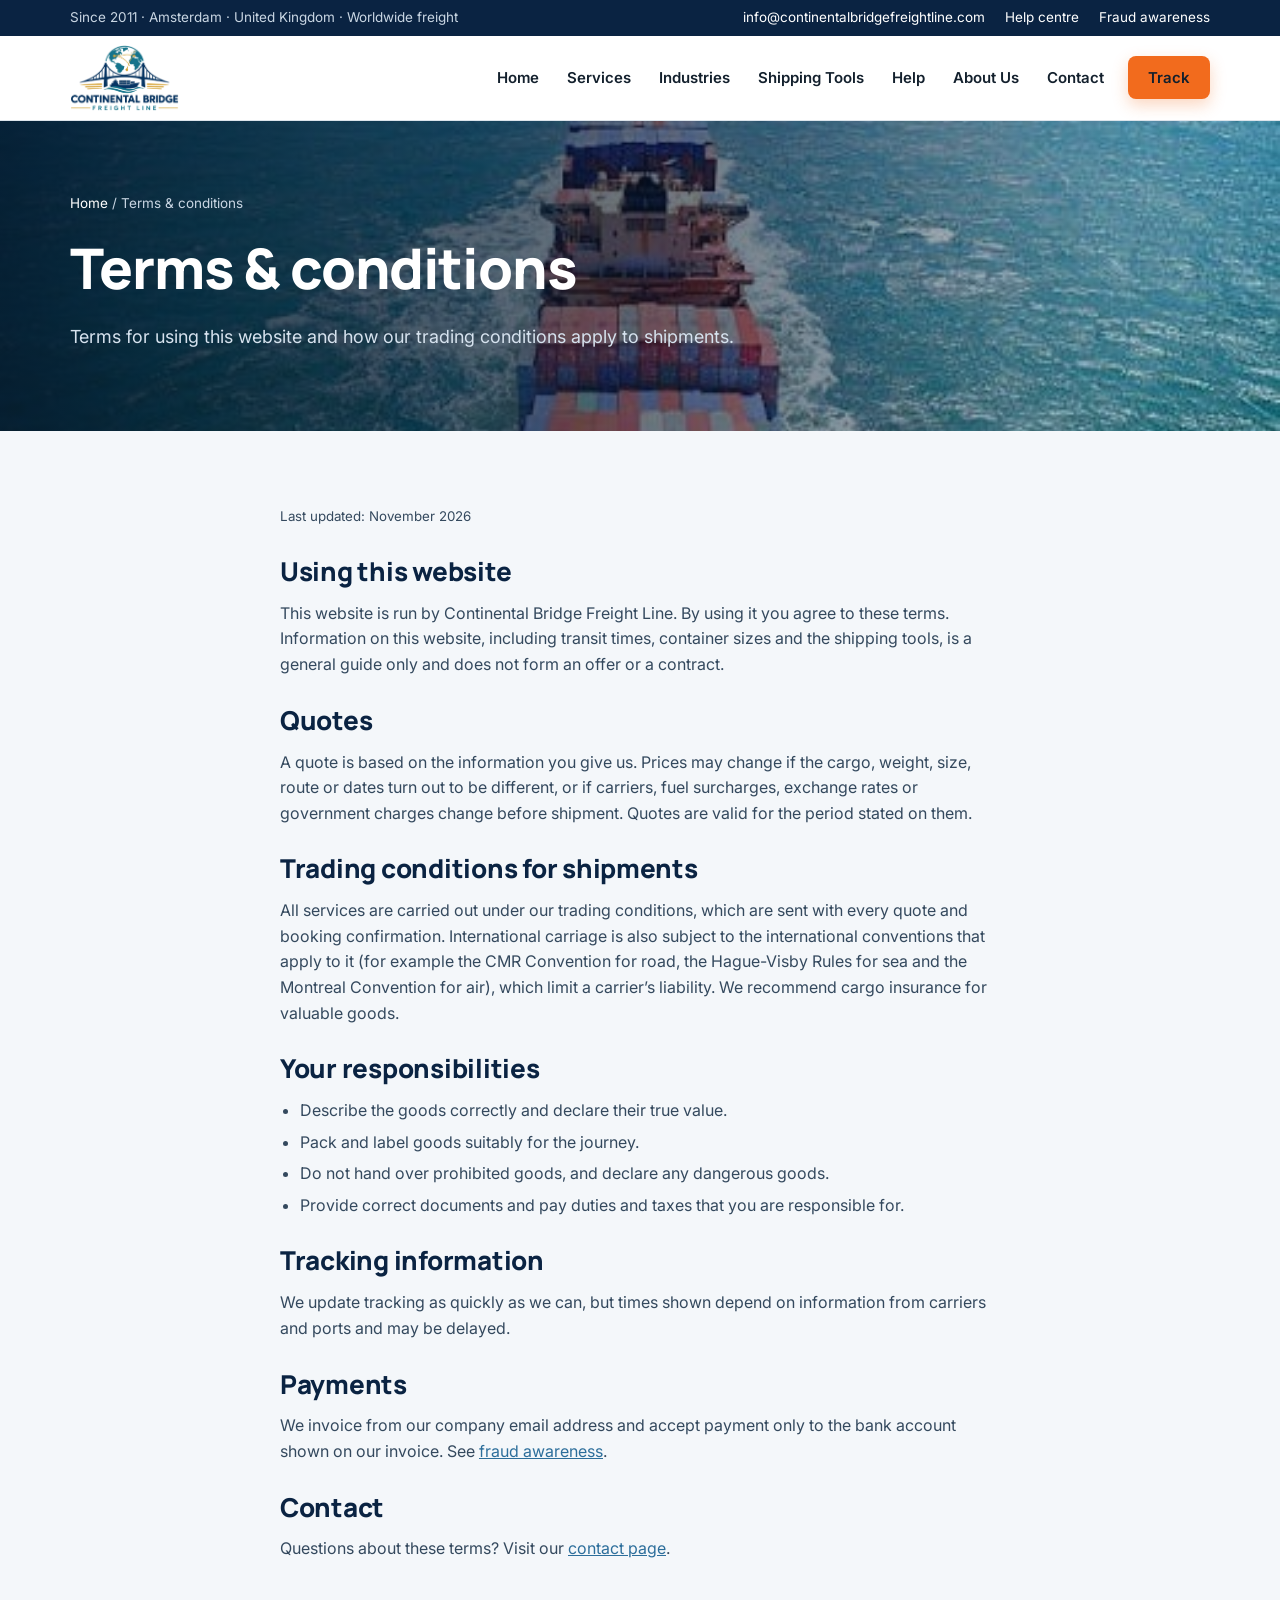
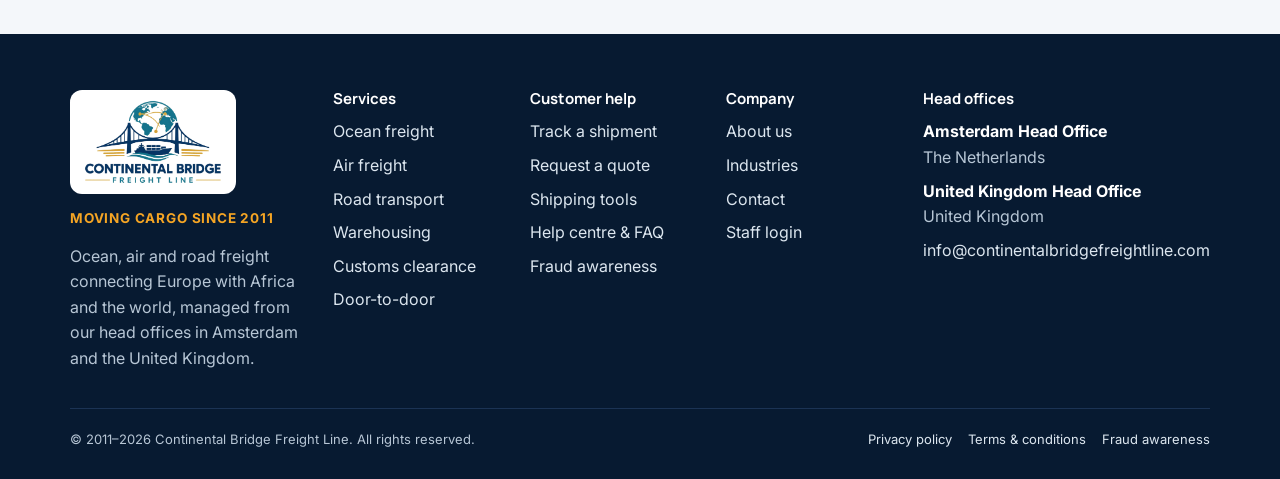
<file: terms.html>
<!doctype html>
<html lang="en">
  <head>
    <meta charset="utf-8" />
    <meta name="viewport" content="width=device-width,initial-scale=1,viewport-fit=cover" />
    <title>Terms &amp; Conditions | Continental Bridge Freight Line</title>
    <meta name="description" content="Terms for using the Continental Bridge Freight Line website and how our trading conditions apply to shipments." />
    <meta name="theme-color" content="#0a2342" />
    <meta property="og:type" content="website" />
    <meta property="og:site_name" content="Continental Bridge Freight Line" />
    <meta property="og:title" content="Terms &amp; Conditions | Continental Bridge Freight Line" />
    <meta property="og:description" content="Terms for using the Continental Bridge Freight Line website and how our trading conditions apply to shipments." />
    <meta property="og:image" content="ocean-freight.jpg" />
    <link rel="icon" href="favicon.png" type="image/png" />
    <link rel="apple-touch-icon" href="apple-touch-icon.png" />
    <link rel="preconnect" href="https://fonts.googleapis.com" />
    <link rel="stylesheet" href="https://fonts.googleapis.com/css2?family=Inter:wght@400;500;600;700&family=Manrope:wght@600;700;800&display=swap" />
    <link rel="stylesheet" href="styles.css" />
  </head>
  <body data-page="terms">
    <div id="site-header"></div>
    <main id="main">
      <section class="hero page-hero">
        <img src="ocean-freight.jpg" alt="" width="800" height="500" />
        <div class="wrap">
          <nav class="crumbs" aria-label="Breadcrumb"><a href="index.html">Home</a> / Terms &amp; conditions</nav>
          <h1>Terms &amp; conditions</h1>
          <p class="lead">Terms for using this website and how our trading conditions apply to shipments.</p>
        </div>
      </section>
      <section class="section">
        <div class="wrap prose">
          <p><small>Last updated: November 2026</small></p>
          <h2>Using this website</h2>
          <p>This website is run by Continental Bridge Freight Line. By using it you agree to these terms. Information on this website, including transit times, container sizes and the shipping tools, is a general guide only and does not form an offer or a contract.</p>
          <h2>Quotes</h2>
          <p>A quote is based on the information you give us. Prices may change if the cargo, weight, size, route or dates turn out to be different, or if carriers, fuel surcharges, exchange rates or government charges change before shipment. Quotes are valid for the period stated on them.</p>
          <h2>Trading conditions for shipments</h2>
          <p>All services are carried out under our trading conditions, which are sent with every quote and booking confirmation. International carriage is also subject to the international conventions that apply to it (for example the CMR Convention for road, the Hague-Visby Rules for sea and the Montreal Convention for air), which limit a carrier’s liability. We recommend cargo insurance for valuable goods.</p>
          <h2>Your responsibilities</h2>
          <ul>
            <li>Describe the goods correctly and declare their true value.</li>
            <li>Pack and label goods suitably for the journey.</li>
            <li>Do not hand over prohibited goods, and declare any dangerous goods.</li>
            <li>Provide correct documents and pay duties and taxes that you are responsible for.</li>
          </ul>
          <h2>Tracking information</h2>
          <p>We update tracking as quickly as we can, but times shown depend on information from carriers and ports and may be delayed.</p>
          <h2>Payments</h2>
          <p>We invoice from our company email address and accept payment only to the bank account shown on our invoice. See <a href="fraud.html">fraud awareness</a>.</p>
          <h2>Contact</h2>
          <p>Questions about these terms? Visit our <a href="contact.html">contact page</a>.</p>
        </div>
      </section>

    </main>
    <div id="site-footer"></div>
    <script src="config.js"></script>
    <script src="site.js"></script>
  </body>
</html>
</file>
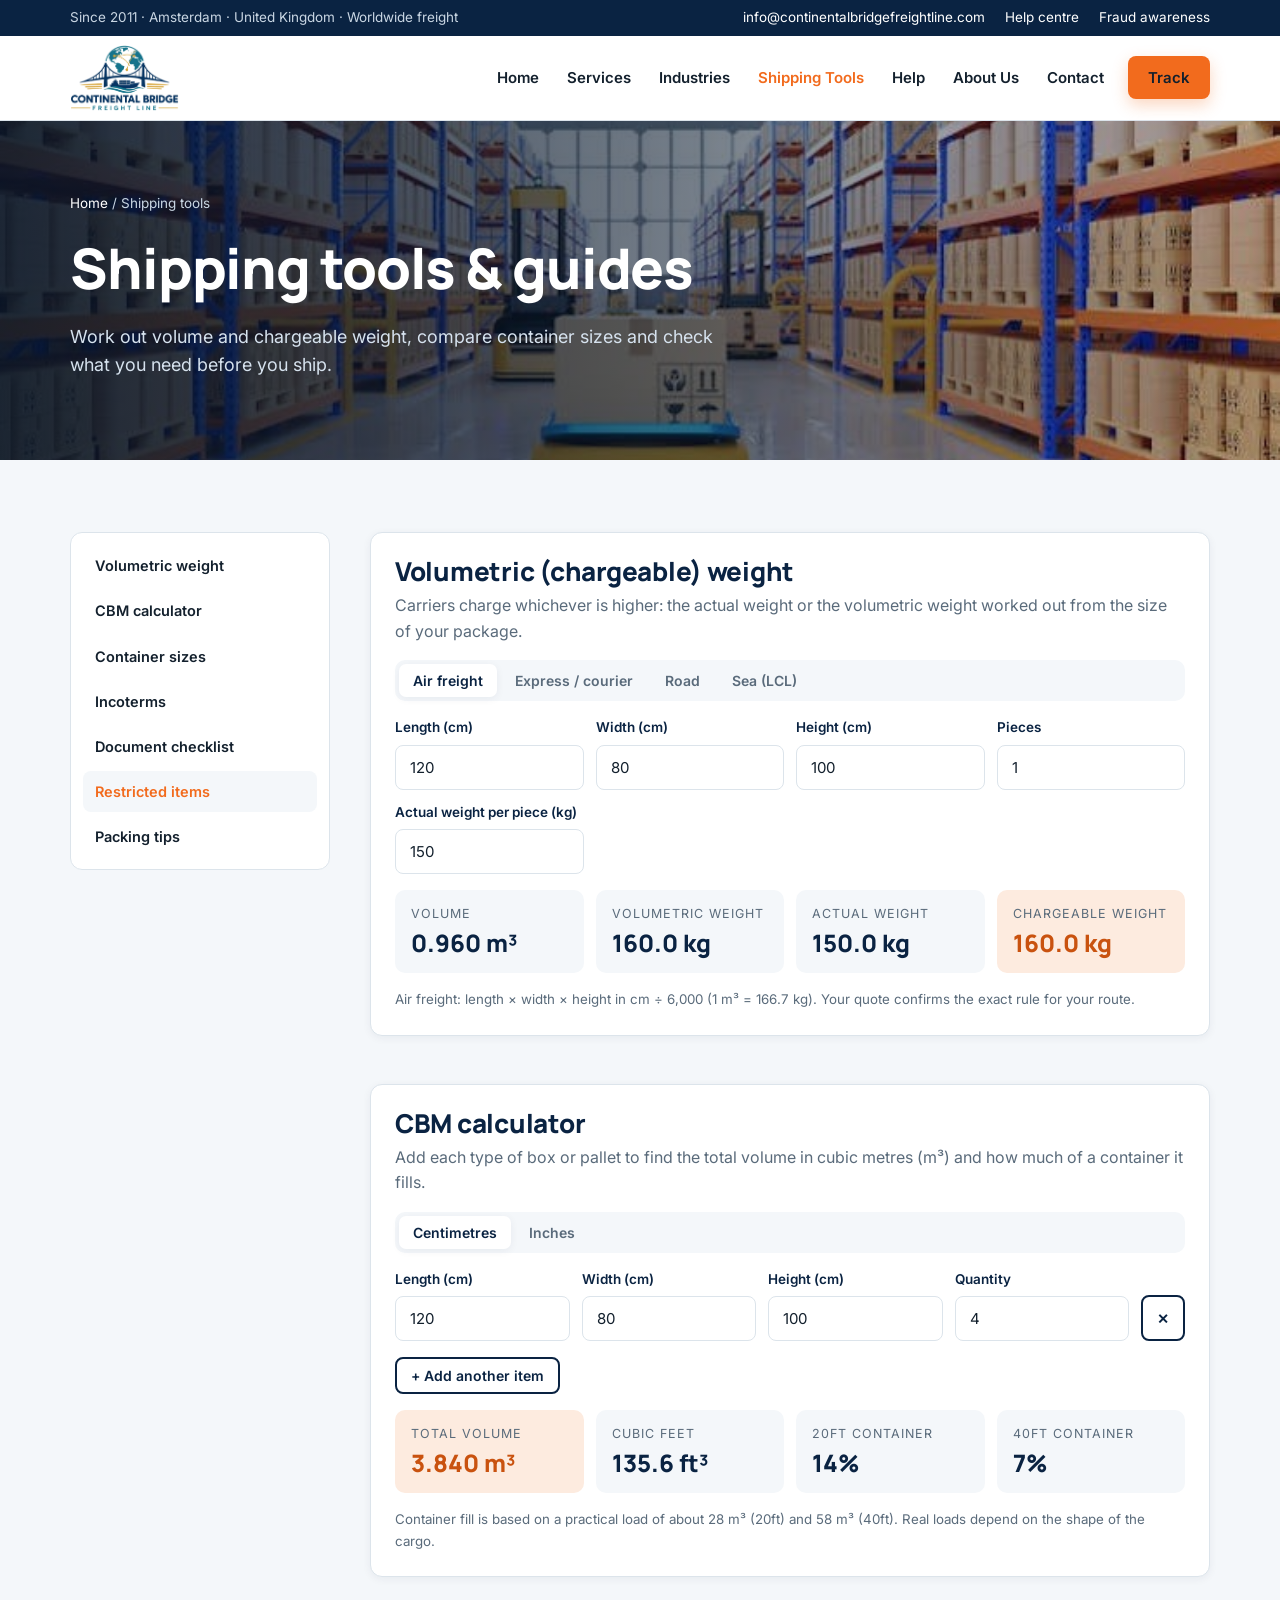
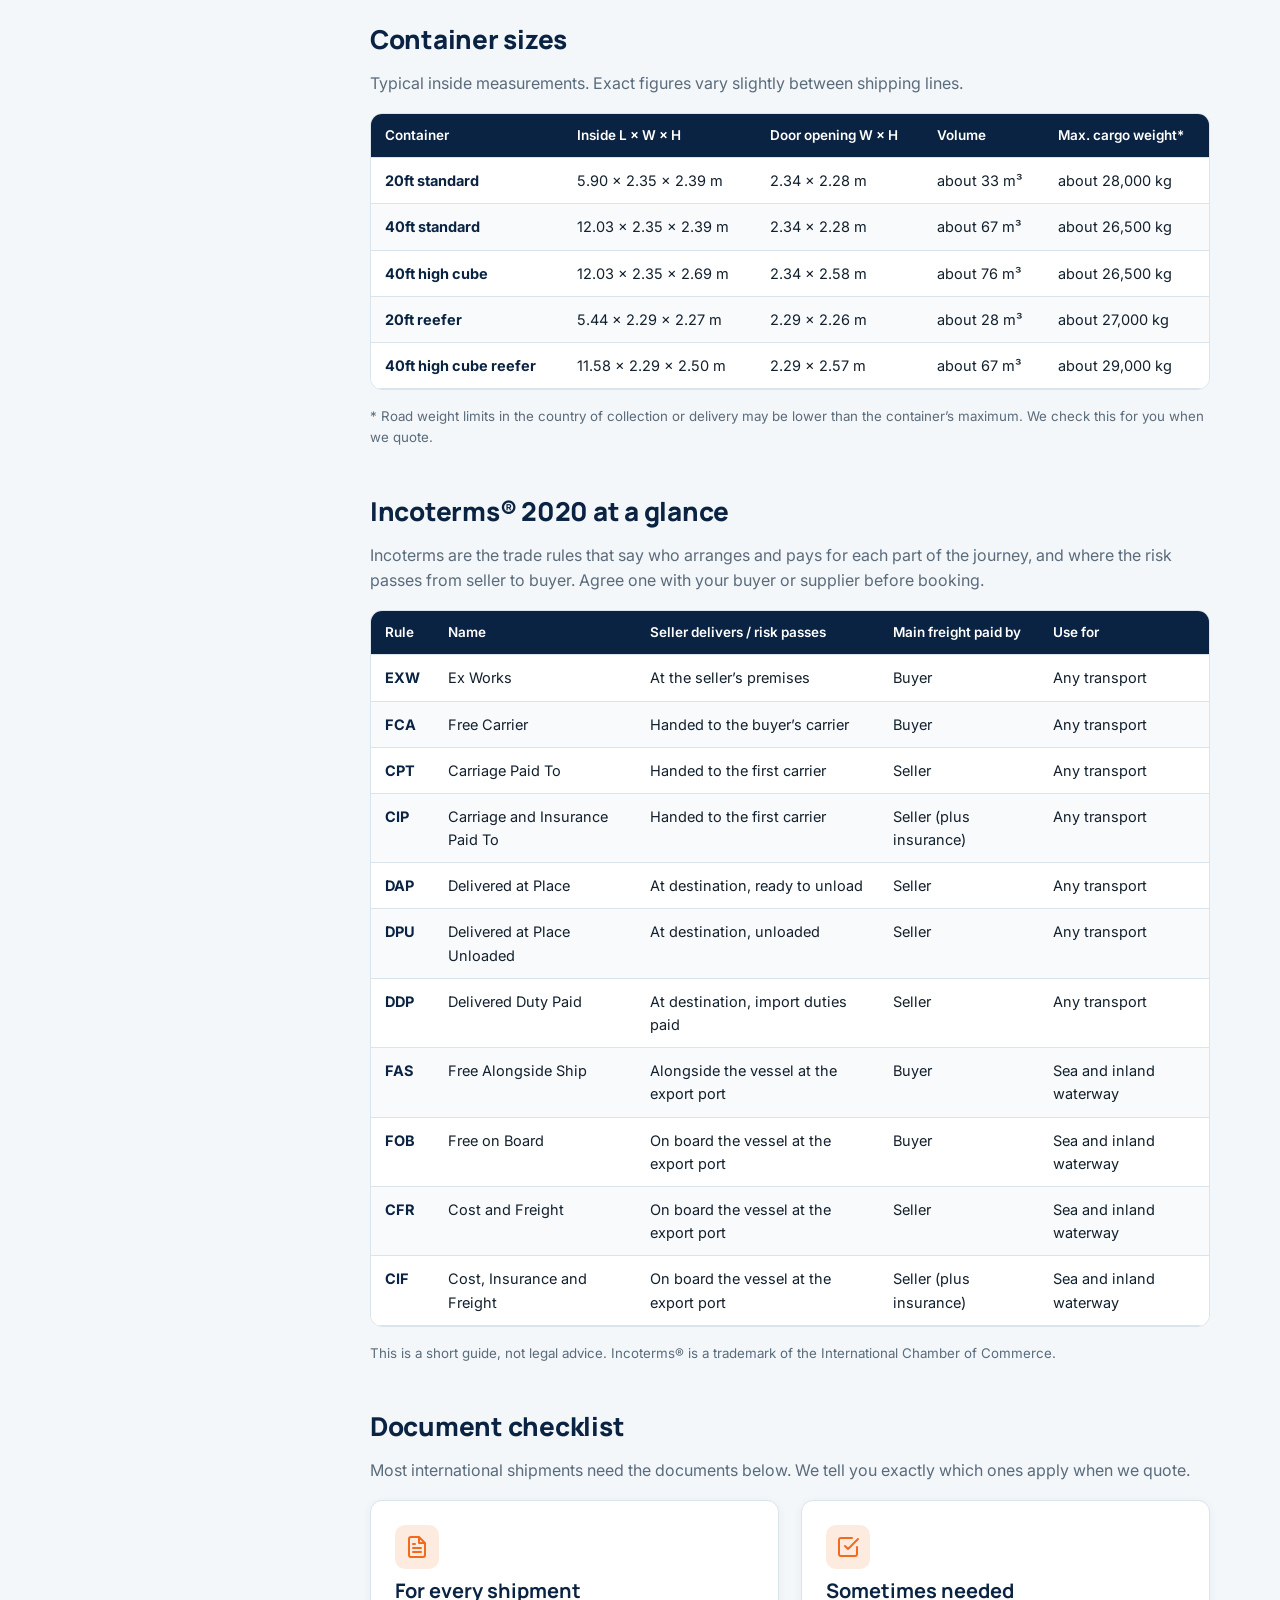
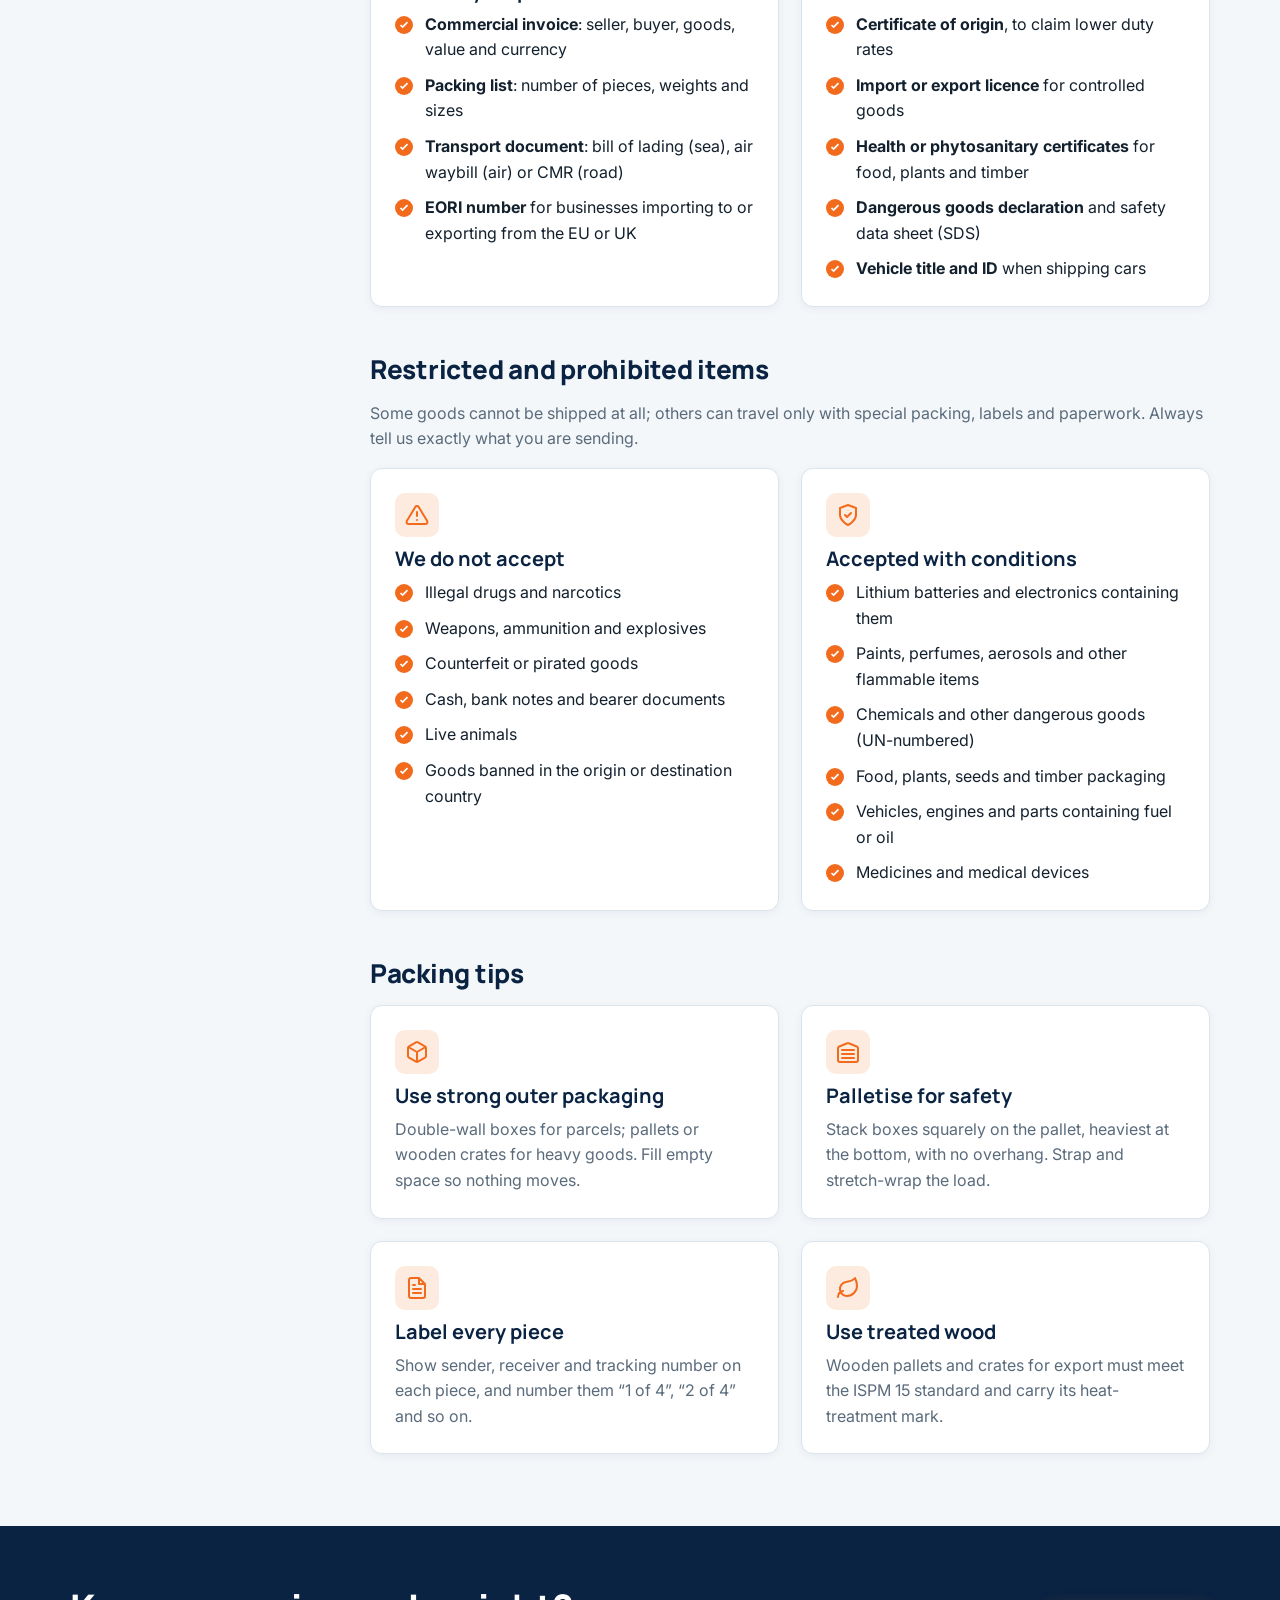
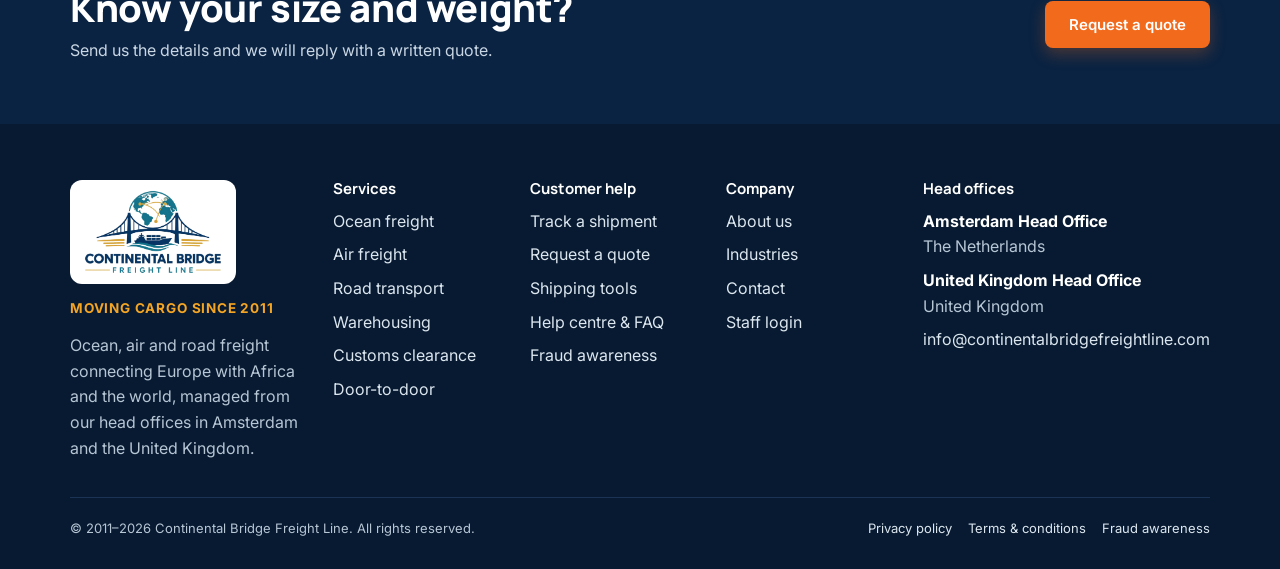
<file: tools.html>
<!doctype html>
<html lang="en">
  <head>
    <meta charset="utf-8" />
    <meta name="viewport" content="width=device-width,initial-scale=1,viewport-fit=cover" />
    <title>Shipping Tools: CBM, Volumetric Weight, Containers &amp; Incoterms | Continental Bridge Freight Line</title>
    <meta name="description" content="Free shipping tools: volumetric weight and CBM calculators, container sizes, Incoterms 2020 guide, document checklist and restricted items." />
    <meta name="theme-color" content="#0a2342" />
    <meta property="og:type" content="website" />
    <meta property="og:site_name" content="Continental Bridge Freight Line" />
    <meta property="og:title" content="Shipping Tools: CBM, Volumetric Weight, Containers &amp; Incoterms | Continental Bridge Freight Line" />
    <meta property="og:description" content="Free shipping tools: volumetric weight and CBM calculators, container sizes, Incoterms 2020 guide, document checklist and restricted items." />
    <meta property="og:image" content="ocean-freight.jpg" />
    <link rel="icon" href="favicon.png" type="image/png" />
    <link rel="apple-touch-icon" href="apple-touch-icon.png" />
    <link rel="preconnect" href="https://fonts.googleapis.com" />
    <link rel="stylesheet" href="https://fonts.googleapis.com/css2?family=Inter:wght@400;500;600;700&family=Manrope:wght@600;700;800&display=swap" />
    <link rel="stylesheet" href="styles.css" />
  </head>
  <body data-page="tools">
    <div id="site-header"></div>
    <main id="main">
      <section class="hero page-hero">
        <img src="warehouse.jpg" alt="" width="800" height="500" />
        <div class="wrap">
          <nav class="crumbs" aria-label="Breadcrumb"><a href="index.html">Home</a> / Shipping tools</nav>
          <h1>Shipping tools &amp; guides</h1>
          <p class="lead">Work out volume and chargeable weight, compare container sizes and check what you need before you ship.</p>
        </div>
      </section>

      <section class="section">
        <div class="wrap with-side">
          <nav class="side-nav" aria-label="On this page">
            <a href="#volumetric">Volumetric weight</a>
            <a href="#cbm">CBM calculator</a>
            <a href="#containers">Container sizes</a>
            <a href="#incoterms">Incoterms</a>
            <a href="#documents">Document checklist</a>
            <a href="#restricted">Restricted items</a>
            <a href="#packing">Packing tips</a>
          </nav>

          <div class="stack" style="min-width: 0">
            <div class="calc" id="volumetric">
              <div style="display: grid; gap: 6px">
                <h2 style="font-size: 26px">Volumetric (chargeable) weight</h2>
                <p style="color: var(--muted)">Carriers charge whichever is higher: the actual weight or the volumetric weight worked out from the size of your package.</p>
              </div>
              <div class="seg" role="group" aria-label="Transport type" id="vwMode">
                <button type="button" aria-pressed="true" data-div="6000">Air freight</button>
                <button type="button" aria-pressed="false" data-div="5000">Express / courier</button>
                <button type="button" aria-pressed="false" data-div="3000">Road</button>
                <button type="button" aria-pressed="false" data-div="1000">Sea (LCL)</button>
              </div>
              <div class="fields">
                <label>Length (cm)<input class="in" type="number" min="0" step="0.1" id="vwL" value="120" inputmode="decimal" /></label>
                <label>Width (cm)<input class="in" type="number" min="0" step="0.1" id="vwW" value="80" inputmode="decimal" /></label>
                <label>Height (cm)<input class="in" type="number" min="0" step="0.1" id="vwH" value="100" inputmode="decimal" /></label>
                <label>Pieces<input class="in" type="number" min="1" step="1" id="vwQ" value="1" inputmode="numeric" /></label>
                <label>Actual weight per piece (kg)<input class="in" type="number" min="0" step="0.1" id="vwA" value="150" inputmode="decimal" /></label>
              </div>
              <div class="answer" aria-live="polite">
                <div><small>Volume</small><b id="vwVol">–</b></div>
                <div><small>Volumetric weight</small><b id="vwVw">–</b></div>
                <div><small>Actual weight</small><b id="vwAw">–</b></div>
                <div class="hi"><small>Chargeable weight</small><b id="vwCw">–</b></div>
              </div>
              <small style="color: var(--muted)" id="vwNote"></small>
            </div>

            <div class="calc" id="cbm">
              <div style="display: grid; gap: 6px">
                <h2 style="font-size: 26px">CBM calculator</h2>
                <p style="color: var(--muted)">Add each type of box or pallet to find the total volume in cubic metres (m³) and how much of a container it fills.</p>
              </div>
              <div class="seg" role="group" aria-label="Units" id="cbmUnit">
                <button type="button" aria-pressed="true" data-u="cm">Centimetres</button>
                <button type="button" aria-pressed="false" data-u="in">Inches</button>
              </div>
              <div id="cbmRows" style="display: grid; gap: 10px"></div>
              <div><button class="btn btn-outline btn-sm" type="button" id="cbmAdd">+ Add another item</button></div>
              <div class="answer" aria-live="polite">
                <div class="hi"><small>Total volume</small><b id="cbmTot">–</b></div>
                <div><small>Cubic feet</small><b id="cbmFt">–</b></div>
                <div><small>20ft container</small><b id="cbm20">–</b></div>
                <div><small>40ft container</small><b id="cbm40">–</b></div>
              </div>
              <small style="color: var(--muted)">Container fill is based on a practical load of about 28 m³ (20ft) and 58 m³ (40ft). Real loads depend on the shape of the cargo.</small>
            </div>

            <div style="display: grid; gap: 16px; scroll-margin-top: 110px" id="containers">
              <h2 style="font-size: 26px">Container sizes</h2>
              <p style="color: var(--muted)">Typical inside measurements. Exact figures vary slightly between shipping lines.</p>
              <div class="tablebox">
                <table class="spec">
                  <thead><tr><th>Container</th><th>Inside L × W × H</th><th>Door opening W × H</th><th>Volume</th><th>Max. cargo weight*</th></tr></thead>
                  <tbody>
                    <tr><td><b>20ft standard</b></td><td>5.90 × 2.35 × 2.39 m</td><td>2.34 × 2.28 m</td><td>about 33 m³</td><td>about 28,000 kg</td></tr>
                    <tr><td><b>40ft standard</b></td><td>12.03 × 2.35 × 2.39 m</td><td>2.34 × 2.28 m</td><td>about 67 m³</td><td>about 26,500 kg</td></tr>
                    <tr><td><b>40ft high cube</b></td><td>12.03 × 2.35 × 2.69 m</td><td>2.34 × 2.58 m</td><td>about 76 m³</td><td>about 26,500 kg</td></tr>
                    <tr><td><b>20ft reefer</b></td><td>5.44 × 2.29 × 2.27 m</td><td>2.29 × 2.26 m</td><td>about 28 m³</td><td>about 27,000 kg</td></tr>
                    <tr><td><b>40ft high cube reefer</b></td><td>11.58 × 2.29 × 2.50 m</td><td>2.29 × 2.57 m</td><td>about 67 m³</td><td>about 29,000 kg</td></tr>
                  </tbody>
                </table>
              </div>
              <small style="color: var(--muted)">* Road weight limits in the country of collection or delivery may be lower than the container’s maximum. We check this for you when we quote.</small>
            </div>

            <div style="display: grid; gap: 16px; scroll-margin-top: 110px" id="incoterms">
              <h2 style="font-size: 26px">Incoterms® 2020 at a glance</h2>
              <p style="color: var(--muted)">Incoterms are the trade rules that say who arranges and pays for each part of the journey, and where the risk passes from seller to buyer. Agree one with your buyer or supplier before booking.</p>
              <div class="tablebox">
                <table class="spec">
                  <thead><tr><th>Rule</th><th>Name</th><th>Seller delivers / risk passes</th><th>Main freight paid by</th><th>Use for</th></tr></thead>
                  <tbody>
                    <tr><td><b>EXW</b></td><td>Ex Works</td><td>At the seller’s premises</td><td>Buyer</td><td>Any transport</td></tr>
                    <tr><td><b>FCA</b></td><td>Free Carrier</td><td>Handed to the buyer’s carrier</td><td>Buyer</td><td>Any transport</td></tr>
                    <tr><td><b>CPT</b></td><td>Carriage Paid To</td><td>Handed to the first carrier</td><td>Seller</td><td>Any transport</td></tr>
                    <tr><td><b>CIP</b></td><td>Carriage and Insurance Paid To</td><td>Handed to the first carrier</td><td>Seller (plus insurance)</td><td>Any transport</td></tr>
                    <tr><td><b>DAP</b></td><td>Delivered at Place</td><td>At destination, ready to unload</td><td>Seller</td><td>Any transport</td></tr>
                    <tr><td><b>DPU</b></td><td>Delivered at Place Unloaded</td><td>At destination, unloaded</td><td>Seller</td><td>Any transport</td></tr>
                    <tr><td><b>DDP</b></td><td>Delivered Duty Paid</td><td>At destination, import duties paid</td><td>Seller</td><td>Any transport</td></tr>
                    <tr><td><b>FAS</b></td><td>Free Alongside Ship</td><td>Alongside the vessel at the export port</td><td>Buyer</td><td>Sea and inland waterway</td></tr>
                    <tr><td><b>FOB</b></td><td>Free on Board</td><td>On board the vessel at the export port</td><td>Buyer</td><td>Sea and inland waterway</td></tr>
                    <tr><td><b>CFR</b></td><td>Cost and Freight</td><td>On board the vessel at the export port</td><td>Seller</td><td>Sea and inland waterway</td></tr>
                    <tr><td><b>CIF</b></td><td>Cost, Insurance and Freight</td><td>On board the vessel at the export port</td><td>Seller (plus insurance)</td><td>Sea and inland waterway</td></tr>
                  </tbody>
                </table>
              </div>
              <small style="color: var(--muted)">This is a short guide, not legal advice. Incoterms® is a trademark of the International Chamber of Commerce.</small>
            </div>

            <div style="display: grid; gap: 16px; scroll-margin-top: 110px" id="documents">
              <h2 style="font-size: 26px">Document checklist</h2>
              <p style="color: var(--muted)">Most international shipments need the documents below. We tell you exactly which ones apply when we quote.</p>
              <div class="grid g2">
                <div class="feature"><span class="icon"><svg class="" viewBox="0 0 24 24" aria-hidden="true"><path d="M14 2H6a2 2 0 0 0-2 2v16a2 2 0 0 0 2 2h12a2 2 0 0 0 2-2V8zM14 2v6h6M16 13H8M16 17H8M10 9H8"/></svg></span><h3>For every shipment</h3>
                  <ul class="ticks">
                    <li><b>Commercial invoice</b>: seller, buyer, goods, value and currency</li>
                    <li><b>Packing list</b>: number of pieces, weights and sizes</li>
                    <li><b>Transport document</b>: bill of lading (sea), air waybill (air) or CMR (road)</li>
                    <li><b>EORI number</b> for businesses importing to or exporting from the EU or UK</li>
                  </ul>
                </div>
                <div class="feature"><span class="icon"><svg class="" viewBox="0 0 24 24" aria-hidden="true"><path d="M9 11l3 3L22 4M21 12v7a2 2 0 0 1-2 2H5a2 2 0 0 1-2-2V5a2 2 0 0 1 2-2h11"/></svg></span><h3>Sometimes needed</h3>
                  <ul class="ticks">
                    <li><b>Certificate of origin</b>, to claim lower duty rates</li>
                    <li><b>Import or export licence</b> for controlled goods</li>
                    <li><b>Health or phytosanitary certificates</b> for food, plants and timber</li>
                    <li><b>Dangerous goods declaration</b> and safety data sheet (SDS)</li>
                    <li><b>Vehicle title and ID</b> when shipping cars</li>
                  </ul>
                </div>
              </div>
            </div>

            <div style="display: grid; gap: 16px; scroll-margin-top: 110px" id="restricted">
              <h2 style="font-size: 26px">Restricted and prohibited items</h2>
              <p style="color: var(--muted)">Some goods cannot be shipped at all; others can travel only with special packing, labels and paperwork. Always tell us exactly what you are sending.</p>
              <div class="grid g2">
                <div class="feature"><span class="icon"><svg class="" viewBox="0 0 24 24" aria-hidden="true"><path d="M10.3 3.9 1.8 18a2 2 0 0 0 1.7 3h17a2 2 0 0 0 1.7-3L13.7 3.9a2 2 0 0 0-3.4 0zM12 9v4M12 17h.01"/></svg></span><h3>We do not accept</h3>
                  <ul class="ticks">
                    <li>Illegal drugs and narcotics</li>
                    <li>Weapons, ammunition and explosives</li>
                    <li>Counterfeit or pirated goods</li>
                    <li>Cash, bank notes and bearer documents</li>
                    <li>Live animals</li>
                    <li>Goods banned in the origin or destination country</li>
                  </ul>
                </div>
                <div class="feature"><span class="icon"><svg class="" viewBox="0 0 24 24" aria-hidden="true"><path d="M12 22s8-4 8-10V5l-8-3-8 3v7c0 6 8 10 8 10zM9 12l2 2 4-4"/></svg></span><h3>Accepted with conditions</h3>
                  <ul class="ticks">
                    <li>Lithium batteries and electronics containing them</li>
                    <li>Paints, perfumes, aerosols and other flammable items</li>
                    <li>Chemicals and other dangerous goods (UN-numbered)</li>
                    <li>Food, plants, seeds and timber packaging</li>
                    <li>Vehicles, engines and parts containing fuel or oil</li>
                    <li>Medicines and medical devices</li>
                  </ul>
                </div>
              </div>
            </div>

            <div style="display: grid; gap: 16px; scroll-margin-top: 110px" id="packing">
              <h2 style="font-size: 26px">Packing tips</h2>
              <div class="features" style="grid-template-columns: repeat(2, 1fr)">
                <div class="feature"><span class="icon"><svg class="" viewBox="0 0 24 24" aria-hidden="true"><path d="M21 8a2 2 0 0 0-1-1.73l-7-4a2 2 0 0 0-2 0l-7 4A2 2 0 0 0 3 8v8a2 2 0 0 0 1 1.73l7 4a2 2 0 0 0 2 0l7-4A2 2 0 0 0 21 16zM3.3 7 12 12l8.7-5M12 22V12"/></svg></span><h3>Use strong outer packaging</h3><p>Double-wall boxes for parcels; pallets or wooden crates for heavy goods. Fill empty space so nothing moves.</p></div>
                <div class="feature"><span class="icon"><svg class="" viewBox="0 0 24 24" aria-hidden="true"><path d="M22 8.35V20a2 2 0 0 1-2 2H4a2 2 0 0 1-2-2V8.35A2 2 0 0 1 3.26 6.5l8-3.2a2 2 0 0 1 1.48 0l8 3.2A2 2 0 0 1 22 8.35zM6 18h12M6 14h12M6 10h12"/></svg></span><h3>Palletise for safety</h3><p>Stack boxes squarely on the pallet, heaviest at the bottom, with no overhang. Strap and stretch-wrap the load.</p></div>
                <div class="feature"><span class="icon"><svg class="" viewBox="0 0 24 24" aria-hidden="true"><path d="M14 2H6a2 2 0 0 0-2 2v16a2 2 0 0 0 2 2h12a2 2 0 0 0 2-2V8zM14 2v6h6M16 13H8M16 17H8M10 9H8"/></svg></span><h3>Label every piece</h3><p>Show sender, receiver and tracking number on each piece, and number them “1 of 4”, “2 of 4” and so on.</p></div>
                <div class="feature"><span class="icon"><svg class="" viewBox="0 0 24 24" aria-hidden="true"><path d="M11 20A7 7 0 0 1 9.8 6.1C15.5 5 17 4.5 19 2c1 2 2 4.2 2 8 0 5.5-4.8 10-10 10zM2 21c0-3 1.9-5.4 5.1-6"/></svg></span><h3>Use treated wood</h3><p>Wooden pallets and crates for export must meet the ISPM 15 standard and carry its heat-treatment mark.</p></div>
              </div>
            </div>
          </div>
        </div>
      </section>

      <section class="band">
        <div class="wrap">
          <div style="display: grid; gap: 8px">
            <h2>Know your size and weight?</h2>
            <p>Send us the details and we will reply with a written quote.</p>
          </div>
          <a class="btn btn-primary" href="contact.html#quote">Request a quote</a>
        </div>
      </section>

    </main>
    <div id="site-footer"></div>
    <script src="config.js"></script>
    <script src="site.js"></script>
    <script src="tools.js"></script>
  </body>
</html>
</file>
<file: styles.css>
/* Continental Bridge Freight Line – site styles. Brand colours are the variables below. */
:root {
  --navy: #0a2342;
  --navy-2: #12365f;
  --steel: #2c6e9b;
  --orange: #f26b1d;
  --orange-dark: #c9520f;
  --amber: #f5a524;
  --bg: #f4f7fa;
  --paper: #ffffff;
  --ink: #13202d;
  --muted: #5a6b7b;
  --line: #dce4eb;
  --ok: #1f8a5b;
  --okbg: #e4f4ec;
  --bad: #b42318;
  --badbg: #fdecea;
  --display: "Manrope", Arial, Helvetica, sans-serif;
  --body: "Inter", Arial, Helvetica, sans-serif;
  --radius: 12px;
  --wrap: 1180px;
}
* {
  box-sizing: border-box;
}
html {
  scroll-behavior: smooth;
}
body {
  margin: 0;
  background: var(--bg);
  color: var(--ink);
  font-family: var(--body);
  font-size: 16px;
  line-height: 1.6;
}
img {
  max-width: 100%;
  height: auto;
  display: block;
}
a {
  color: var(--steel);
}
h1,
h2,
h3,
h4 {
  font-family: var(--display);
  line-height: 1.15;
  margin: 0;
  text-wrap: balance;
  color: var(--navy);
}
h1 {
  font-size: clamp(32px, 5vw, 56px);
  font-weight: 800;
  letter-spacing: -0.02em;
}
h2 {
  font-size: clamp(26px, 3.4vw, 38px);
  font-weight: 800;
  letter-spacing: -0.01em;
}
h3 {
  font-size: 20px;
  font-weight: 700;
}
p {
  margin: 0;
}
.wrap {
  max-width: var(--wrap);
  margin: 0 auto;
  padding-left: max(20px, env(safe-area-inset-left, 0px));
  padding-right: max(20px, env(safe-area-inset-right, 0px));
}
.eyebrow {
  font-size: 12.5px;
  font-weight: 700;
  letter-spacing: 0.14em;
  text-transform: uppercase;
  color: var(--orange);
}
.lead {
  font-size: 18px;
  color: var(--muted);
  max-width: 62ch;
}
.section {
  padding-block: 72px;
}
.section.alt {
  background: var(--paper);
}
.section-head {
  display: grid;
  gap: 10px;
  margin-bottom: 34px;
  max-width: 720px;
}
.btn {
  display: inline-flex;
  align-items: center;
  justify-content: center;
  gap: 8px;
  font: 600 15px var(--body);
  padding: 12px 22px;
  border-radius: 8px;
  border: 2px solid transparent;
  cursor: pointer;
  text-decoration: none;
  transition:
    background 0.15s,
    border-color 0.15s,
    color 0.15s;
}
.btn-primary {
  background: var(--orange);
  color: #fff;
}
.btn-primary:hover {
  background: var(--orange-dark);
}
.btn-outline {
  border-color: currentColor;
  color: var(--navy);
  background: transparent;
}
.btn-light {
  background: #fff;
  color: var(--navy);
}
.btn:focus-visible,
a:focus-visible,
input:focus-visible,
select:focus-visible,
textarea:focus-visible,
button:focus-visible {
  outline: 3px solid var(--amber);
  outline-offset: 2px;
}
.whatsapp-chat {
  position: fixed;
  right: max(20px, env(safe-area-inset-right, 0px));
  bottom: max(20px, env(safe-area-inset-bottom, 0px));
  z-index: 60;
  display: inline-flex;
  align-items: center;
  justify-content: center;
  padding: 12px 18px;
  border-radius: 999px;
  background: #128c7e;
  color: #fff;
  text-decoration: none;
  font-weight: 700;
  box-shadow: 0 6px 20px rgba(0, 0, 0, 0.2);
}
.whatsapp-chat:hover {
  background: #0b6e62;
}
.whatsapp-chat:focus-visible {
  outline: 3px solid var(--amber);
  outline-offset: 3px;
}

/* top bar + header */
.topbar {
  background: var(--navy);
  color: #c9d6e3;
  font-size: 13.5px;
}
.topbar .wrap {
  display: flex;
  flex-wrap: wrap;
  gap: 6px 22px;
  justify-content: space-between;
  padding-block: 7px;
}
.topbar a {
  color: #fff;
  text-decoration: none;
}
.topbar .links {
  display: flex;
  flex-wrap: wrap;
  gap: 6px 20px;
}
header.site {
  background: var(--paper);
  border-bottom: 1px solid var(--line);
  position: sticky;
  top: env(safe-area-inset-top, 0px);
  z-index: 50;
}
header.site .wrap {
  display: flex;
  align-items: center;
  gap: 20px;
  min-height: 84px;
}
.brand img {
  height: 66px;
  width: auto;
}
nav.main {
  margin-left: auto;
  display: flex;
  gap: 4px;
  align-items: center;
}
nav.main a {
  color: var(--ink);
  text-decoration: none;
  font-weight: 600;
  font-size: 15px;
  padding: 10px 12px;
  border-radius: 8px;
}
nav.main a:hover {
  background: var(--bg);
}
nav.main a.on {
  color: var(--orange);
}
nav.main .btn {
  margin-left: 8px;
  padding: 10px 18px;
}
.menu-toggle {
  display: none;
  margin-left: auto;
  background: none;
  border: 1px solid var(--line);
  border-radius: 8px;
  padding: 8px 12px;
  font-size: 20px;
  cursor: pointer;
  color: var(--navy);
}

/* hero */
.hero {
  position: relative;
  color: #fff;
  overflow: hidden;
  background: var(--navy);
}
.hero > img {
  position: absolute;
  inset: 0;
  width: 100%;
  height: 100%;
  object-fit: cover;
}
.hero::after {
  content: "";
  position: absolute;
  inset: 0;
  background: linear-gradient(
    90deg,
    rgba(6, 22, 42, 0.88) 0%,
    rgba(6, 22, 42, 0.55) 55%,
    rgba(6, 22, 42, 0.1) 100%
  );
}
.hero .wrap {
  position: relative;
  z-index: 1;
  padding-block: 96px 110px;
  display: grid;
  gap: 22px;
}
.hero h1 {
  color: #fff;
  max-width: 15ch;
}
.hero .lead {
  color: #d6e2ee;
}
.page-hero .wrap {
  padding-block: 72px 80px;
}
.page-hero h1 {
  max-width: 20ch;
}
.trackbox {
  background: #fff;
  border-radius: var(--radius);
  padding: 20px;
  max-width: 620px;
  box-shadow: 0 18px 40px rgba(0, 0, 0, 0.25);
  display: grid;
  gap: 10px;
}
.trackbox label {
  color: var(--navy);
  font-weight: 700;
  font-size: 15px;
}
.trackbox .row {
  display: flex;
  gap: 10px;
  flex-wrap: wrap;
}
.trackbox input {
  flex: 1 1 240px;
  min-width: 0;
}
.trackbox small {
  color: var(--muted);
}

/* forms */
.in {
  width: 100%;
  font: 15px var(--body);
  padding: 12px 14px;
  border: 1.5px solid var(--line);
  border-radius: 8px;
  background: #fff;
  color: var(--ink);
}
.in:focus {
  border-color: var(--steel);
}
textarea.in {
  resize: vertical;
  min-height: 120px;
}
.form {
  display: grid;
  grid-template-columns: 1fr 1fr;
  gap: 16px;
}
.form .full {
  grid-column: 1/-1;
}
.form label {
  display: grid;
  gap: 6px;
  font-weight: 600;
  font-size: 14px;
  color: var(--navy);
}

/* cards and grids */
.grid {
  display: grid;
  gap: 22px;
}
.g3 {
  grid-template-columns: repeat(3, 1fr);
}
.g2 {
  grid-template-columns: repeat(2, 1fr);
}
.g4 {
  grid-template-columns: repeat(4, 1fr);
}
.card {
  background: var(--paper);
  border: 1px solid var(--line);
  border-radius: var(--radius);
  overflow: hidden;
  display: flex;
  flex-direction: column;
}
.card .pic {
  aspect-ratio: 16/10;
  background: var(--bg);
}
.card .pic {
  overflow: hidden;
}
.card .pic img {
  width: 100%;
  height: 100%;
  aspect-ratio: 16/10;
  object-fit: cover;
}
.card .body {
  padding: 20px 22px 24px;
  display: grid;
  gap: 10px;
  align-content: start;
  flex: 1;
}
.card p {
  color: var(--muted);
}
.card a.more {
  font-weight: 600;
  text-decoration: none;
  color: var(--orange);
}
.steps {
  counter-reset: s;
}
.stepc {
  background: var(--paper);
  border: 1px solid var(--line);
  border-radius: var(--radius);
  padding: 24px;
  display: grid;
  gap: 8px;
}
.stepc::before {
  counter-increment: s;
  content: counter(s);
  width: 40px;
  height: 40px;
  border-radius: 50%;
  background: var(--navy);
  color: #fff;
  display: grid;
  place-items: center;
  font: 800 17px var(--display);
}
.stepc p {
  color: var(--muted);
}
.split {
  display: grid;
  grid-template-columns: 1.05fr 1fr;
  gap: 48px;
  align-items: center;
}
.split img {
  border-radius: var(--radius);
  width: 100%;
  aspect-ratio: 16/10;
  object-fit: cover;
}
.split .text {
  display: grid;
  gap: 16px;
}
.ticks {
  list-style: none;
  margin: 0;
  padding: 0;
  display: grid;
  gap: 10px;
}
.ticks li {
  padding-left: 30px;
  position: relative;
}
.ticks li::before {
  content: "";
  position: absolute;
  left: 0;
  top: 4px;
  width: 18px;
  height: 18px;
  border-radius: 50%;
  background: var(--orange)
    url("data:image/svg+xml,%3Csvg xmlns='http://www.w3.org/2000/svg' viewBox='0 0 20 20'%3E%3Cpath d='M5 10l3 3 7-7' fill='none' stroke='white' stroke-width='2.5'/%3E%3C/svg%3E")
    center/14px no-repeat;
}
.band {
  background: var(--navy);
  color: #fff;
}
.band h2,
.band h3 {
  color: #fff;
}
.band p {
  color: #c9d6e3;
}
.band .wrap {
  padding-block: 60px;
  display: flex;
  flex-wrap: wrap;
  gap: 20px;
  align-items: center;
  justify-content: space-between;
}
.office {
  background: var(--paper);
  border: 1px solid var(--line);
  border-radius: var(--radius);
  padding: 26px;
  display: grid;
  gap: 8px;
  border-top: 5px solid var(--orange);
}
.office .tag {
  font-size: 12px;
  font-weight: 700;
  letter-spacing: 0.12em;
  text-transform: uppercase;
  color: var(--steel);
}
.office a {
  font-weight: 600;
  word-break: break-word;
}
.values .card .body h3 {
  display: flex;
  gap: 10px;
  align-items: center;
}
.icon {
  width: 44px;
  height: 44px;
  border-radius: 10px;
  background: #fdebdf;
  display: grid;
  place-items: center;
  flex: none;
}
.icon svg {
  width: 24px;
  height: 24px;
  stroke: var(--orange);
  fill: none;
  stroke-width: 2;
  stroke-linecap: round;
  stroke-linejoin: round;
}

/* tracking result */
.result {
  background: var(--paper);
  border: 1px solid var(--line);
  border-radius: var(--radius);
  padding: 26px;
  display: grid;
  gap: 22px;
}
.result .top {
  display: flex;
  flex-wrap: wrap;
  gap: 12px 30px;
  justify-content: space-between;
  align-items: flex-start;
}
.result .code {
  font: 800 22px var(--display);
  color: var(--navy);
  letter-spacing: 0.04em;
}
.pill {
  display: inline-block;
  font-size: 13px;
  font-weight: 700;
  padding: 5px 12px;
  border-radius: 999px;
  background: #e6eef5;
  color: var(--navy);
}
.pill.ok {
  background: var(--okbg);
  color: var(--ok);
}
.pill.warn {
  background: #fff1de;
  color: #8a4b00;
}
.route {
  display: grid;
  grid-template-columns: 1fr auto 1fr;
  gap: 12px;
  align-items: center;
}
.route .end {
  display: grid;
}
.route .end small {
  color: var(--muted);
  font-size: 12px;
  text-transform: uppercase;
  letter-spacing: 0.1em;
}
.route .end b {
  font-family: var(--display);
  font-size: 19px;
  color: var(--navy);
}
.route .end:last-child {
  text-align: right;
}
.route .line {
  width: min(220px, 30vw);
  height: 3px;
  background: repeating-linear-gradient(
    90deg,
    var(--orange) 0 10px,
    transparent 10px 18px
  );
}
.progress {
  display: grid;
  grid-template-columns: repeat(6, 1fr);
  gap: 6px;
}
.progress div {
  display: grid;
  gap: 6px;
  font-size: 12.5px;
  color: var(--muted);
  text-align: center;
}
.progress div::before {
  content: "";
  height: 8px;
  border-radius: 4px;
  background: var(--line);
}
.progress div.done::before {
  background: var(--orange);
}
.progress div.cur {
  color: var(--navy);
  font-weight: 700;
}
.timeline {
  list-style: none;
  margin: 0;
  padding: 0;
  display: grid;
}
.timeline li {
  display: grid;
  grid-template-columns: 20px 1fr;
  gap: 14px;
  padding-bottom: 22px;
  position: relative;
}
.timeline li::before {
  content: "";
  width: 14px;
  height: 14px;
  border-radius: 50%;
  background: var(--line);
  border: 3px solid var(--paper);
  box-shadow: 0 0 0 2px var(--line);
  margin-top: 4px;
}
.timeline li:first-child::before {
  background: var(--orange);
  box-shadow: 0 0 0 2px var(--orange);
}
.timeline li::after {
  content: "";
  position: absolute;
  left: 9px;
  top: 24px;
  bottom: 0;
  width: 2px;
  background: var(--line);
}
.timeline li:last-child::after {
  display: none;
}
.timeline b {
  font-family: var(--display);
  color: var(--navy);
}
.timeline small {
  color: var(--muted);
}
.msg {
  border-radius: 10px;
  padding: 14px 16px;
}
.msg.bad {
  background: var(--badbg);
  color: var(--bad);
}
.msg.ok {
  background: var(--okbg);
  color: var(--ok);
}
.msg.info {
  background: #e6eef5;
  color: var(--navy);
}
.demo-note {
  font-size: 13.5px;
  color: #8a4b00;
  background: #fff1de;
  border-radius: 8px;
  padding: 10px 14px;
}

/* footer */
footer.site {
  background: #071a31;
  color: #b7c6d5;
  margin-top: 0;
}
footer.site .wrap {
  padding-block: 56px 30px;
  display: grid;
  gap: 36px;
}
footer.site .cols {
  display: grid;
  grid-template-columns: 1.4fr 1fr 1fr 1.2fr;
  gap: 30px;
}
footer.site h4 {
  color: #fff;
  font-size: 15px;
  margin-bottom: 12px;
}
footer.site a {
  color: #dce6ef;
  text-decoration: none;
}
footer.site a:hover {
  color: #fff;
  text-decoration: underline;
}
footer.site ul {
  list-style: none;
  margin: 0;
  padding: 0;
  display: grid;
  gap: 8px;
}
footer.site .legal {
  border-top: 1px solid #1b3354;
  padding-top: 20px;
  font-size: 13px;
  display: flex;
  flex-wrap: wrap;
  gap: 10px;
  justify-content: space-between;
}
footer.site .brand-footer {
  display: inline-block;
  justify-self: start;
  background: #fff;
  border-radius: 12px;
  padding: 10px 14px;
}
footer.site .brand img {
  height: 84px;
  width: auto;
}

/* admin */
.admin-shell {
  display: grid;
  gap: 22px;
}
.tabs {
  display: flex;
  gap: 6px;
  flex-wrap: wrap;
}
.tabs button {
  font: 600 14px var(--body);
  padding: 9px 16px;
  border-radius: 8px;
  border: 1px solid var(--line);
  background: var(--paper);
  cursor: pointer;
  color: var(--ink);
}
.tabs button.on {
  background: var(--navy);
  color: #fff;
  border-color: var(--navy);
}
.panel {
  background: var(--paper);
  border: 1px solid var(--line);
  border-radius: var(--radius);
  padding: 22px;
  display: grid;
  gap: 16px;
}
.tablewrap {
  overflow-x: auto;
}
table.data {
  width: 100%;
  border-collapse: collapse;
  font-size: 14px;
}
table.data th,
table.data td {
  padding: 10px 12px;
  border-bottom: 1px solid var(--line);
  text-align: left;
  vertical-align: top;
}
table.data th {
  font-size: 12px;
  text-transform: uppercase;
  letter-spacing: 0.08em;
  color: var(--muted);
}
table.data tr.click {
  cursor: pointer;
}
table.data tr.click:hover td {
  background: var(--bg);
}
.toast {
  position: fixed;
  left: 50%;
  bottom: calc(24px + env(safe-area-inset-bottom, 0px));
  transform: translateX(-50%);
  background: var(--navy);
  color: #fff;
  padding: 12px 20px;
  border-radius: 10px;
  z-index: 100;
  box-shadow: 0 10px 30px rgba(0, 0, 0, 0.25);
}
[hidden] {
  display: none !important;
}

@media (max-width: 980px) {
  .g3,
  .g4 {
    grid-template-columns: repeat(2, 1fr);
  }
  .split {
    grid-template-columns: 1fr;
    gap: 28px;
  }
  footer.site .cols {
    grid-template-columns: 1fr 1fr;
  }
  .menu-toggle {
    display: block;
  }
  nav.main {
    display: none;
    position: absolute;
    left: 0;
    right: 0;
    top: 100%;
    background: var(--paper);
    border-bottom: 1px solid var(--line);
    flex-direction: column;
    align-items: stretch;
    padding: 10px 20px 18px;
  }
  nav.main.open {
    display: flex;
  }
  nav.main .btn {
    margin: 8px 0 0;
  }
}
@media (max-width: 640px) {
  .g3,
  .g4,
  .g2,
  .form {
    grid-template-columns: 1fr;
  }
  footer.site .cols {
    grid-template-columns: 1fr;
  }
  .section {
    padding-block: 52px;
  }
  .hero .wrap {
    padding-block: 64px 72px;
  }
  .progress {
    grid-template-columns: repeat(3, 1fr);
  }
  .route {
    grid-template-columns: 1fr;
  }
  .route .end:last-child {
    text-align: left;
  }
  .route .line {
    width: 100%;
  }
  .brand img {
    height: 54px;
  }
}
@media (prefers-reduced-motion: reduce) {
  html {
    scroll-behavior: auto;
  }
  .btn {
    transition: none;
  }
}

/* ============================================================
   UPGRADE: shared polish, new components and pages
   ============================================================ */
:root {
  --shadow-sm: 0 2px 8px rgba(10, 35, 66, 0.06);
  --shadow: 0 14px 34px rgba(10, 35, 66, 0.12);
  --teal: #1b7f8c;
}
::selection {
  background: var(--amber);
  color: var(--navy);
}
header.site {
  transition: box-shadow 0.2s;
}
header.site.scrolled {
  box-shadow: 0 6px 24px rgba(10, 35, 66, 0.1);
}
.btn-primary {
  box-shadow: 0 6px 16px rgba(242, 107, 29, 0.28);
}
.btn-primary:hover {
  transform: translateY(-1px);
}
.btn-ghost {
  background: rgba(255, 255, 255, 0.12);
  color: #fff;
  border-color: rgba(255, 255, 255, 0.5);
}
.btn-ghost:hover {
  background: rgba(255, 255, 255, 0.22);
}
.btn-sm {
  padding: 8px 14px;
  font-size: 14px;
}
.card {
  box-shadow: var(--shadow-sm);
  transition:
    transform 0.2s,
    box-shadow 0.2s;
}
.card:hover {
  transform: translateY(-4px);
  box-shadow: var(--shadow);
}
.card .pic img {
  transition: transform 0.5s;
}
.card:hover .pic img {
  transform: scale(1.05);
}
.card.flat:hover {
  transform: none;
  box-shadow: var(--shadow-sm);
}

/* hero extras */
.hero .badge-since {
  display: inline-flex;
  align-items: center;
  gap: 10px;
  justify-self: start;
  background: rgba(255, 255, 255, 0.1);
  border: 1px solid rgba(255, 255, 255, 0.25);
  backdrop-filter: blur(6px);
  border-radius: 999px;
  padding: 6px 14px 6px 6px;
  font-size: 13.5px;
  font-weight: 600;
  color: #fff;
}
.hero .badge-since b {
  background: var(--amber);
  color: var(--navy);
  border-radius: 999px;
  padding: 3px 10px;
  font-family: var(--display);
}
.crumbs {
  font-size: 13.5px;
  color: #c9d6e3;
}
.crumbs a {
  color: #fff;
  text-decoration: none;
}
.crumbs a:hover {
  text-decoration: underline;
}

/* home action panel (track / quote / ship tools) */
.action-panel {
  background: #fff;
  border-radius: 16px;
  max-width: 660px;
  box-shadow: 0 24px 50px rgba(0, 0, 0, 0.3);
  overflow: hidden;
}
.action-tabs {
  display: flex;
  background: #eef3f8;
}
.action-tabs button {
  flex: 1;
  font: 700 14.5px var(--body);
  color: var(--muted);
  background: none;
  border: 0;
  padding: 15px 10px;
  cursor: pointer;
  border-bottom: 3px solid transparent;
  display: flex;
  gap: 8px;
  align-items: center;
  justify-content: center;
}
.action-tabs button[aria-selected="true"] {
  background: #fff;
  color: var(--navy);
  border-bottom-color: var(--orange);
}
.action-tabs svg,
.ico {
  width: 18px;
  height: 18px;
  stroke: currentColor;
  fill: none;
  stroke-width: 2;
  stroke-linecap: round;
  stroke-linejoin: round;
  flex: none;
}
.action-body {
  padding: 20px;
  display: grid;
  gap: 10px;
}
.action-body .row {
  display: flex;
  gap: 10px;
  flex-wrap: wrap;
}
.action-body .row > .in {
  flex: 1 1 200px;
  min-width: 0;
}
.action-body label {
  color: var(--navy);
  font-weight: 700;
  font-size: 15px;
}
.action-body small {
  color: var(--muted);
}
.action-body .quick {
  display: flex;
  gap: 8px;
  flex-wrap: wrap;
}
.chip {
  display: inline-flex;
  align-items: center;
  gap: 6px;
  font-size: 13.5px;
  font-weight: 600;
  padding: 7px 12px;
  border-radius: 999px;
  border: 1px solid var(--line);
  color: var(--navy);
  text-decoration: none;
  background: #fff;
}
.chip:hover {
  border-color: var(--orange);
  color: var(--orange);
}

/* stats band */
.stats {
  background: linear-gradient(135deg, var(--navy) 0%, #0f3a66 100%);
  color: #fff;
  position: relative;
  overflow: hidden;
}
.stats::before {
  content: "";
  position: absolute;
  inset: 0;
  background: radial-gradient(
    circle at 85% 20%,
    rgba(245, 165, 36, 0.18),
    transparent 45%
  );
}
.stats .wrap {
  position: relative;
  display: grid;
  grid-template-columns: repeat(4, 1fr);
  gap: 20px;
  padding-block: 46px;
}
.stat {
  display: grid;
  gap: 4px;
  padding-left: 18px;
  border-left: 3px solid var(--amber);
}
.stat b {
  font: 800 clamp(30px, 4vw, 42px) var(--display);
  line-height: 1;
}
.stat span {
  color: #c9d6e3;
  font-size: 14.5px;
}

/* feature list with icons */
.features {
  display: grid;
  grid-template-columns: repeat(3, 1fr);
  gap: 22px;
}
.feature {
  background: var(--paper);
  border: 1px solid var(--line);
  border-radius: var(--radius);
  padding: 24px;
  display: grid;
  gap: 10px;
  align-content: start;
  box-shadow: var(--shadow-sm);
}
.feature p {
  color: var(--muted);
}
.feature a.more {
  font-weight: 600;
  text-decoration: none;
  color: var(--orange);
}

/* industries tiles */
.tiles {
  display: grid;
  grid-template-columns: repeat(3, 1fr);
  gap: 18px;
}
.tile {
  position: relative;
  border-radius: var(--radius);
  overflow: hidden;
  min-height: 230px;
  display: flex;
  align-items: flex-end;
  color: #fff;
  text-decoration: none;
  background: var(--navy);
}
.tile img {
  position: absolute;
  inset: 0;
  width: 100%;
  height: 100%;
  object-fit: cover;
  transition: transform 0.5s;
}
.tile::after {
  content: "";
  position: absolute;
  inset: 0;
  background: linear-gradient(
    180deg,
    rgba(6, 22, 42, 0.05) 20%,
    rgba(6, 22, 42, 0.88) 100%
  );
}
.tile:hover img {
  transform: scale(1.06);
}
.tile .t {
  position: relative;
  z-index: 1;
  padding: 20px;
  display: grid;
  gap: 4px;
}
.tile h3 {
  color: #fff;
}
.tile p {
  color: #d6e2ee;
  font-size: 14.5px;
}

/* accordion (FAQ) */
.faq {
  display: grid;
  gap: 10px;
}
.faq details {
  background: var(--paper);
  border: 1px solid var(--line);
  border-radius: 10px;
  transition: box-shadow 0.2s;
}
.faq details[open] {
  box-shadow: var(--shadow-sm);
  border-color: #c9d6e3;
}
.faq summary {
  cursor: pointer;
  list-style: none;
  padding: 16px 52px 16px 18px;
  font-weight: 700;
  color: var(--navy);
  position: relative;
}
.faq summary::-webkit-details-marker {
  display: none;
}
.faq summary::after {
  content: "+";
  position: absolute;
  right: 18px;
  top: 50%;
  transform: translateY(-50%);
  width: 26px;
  height: 26px;
  border-radius: 50%;
  background: var(--bg);
  display: grid;
  place-items: center;
  font: 700 18px var(--body);
  color: var(--orange);
}
.faq details[open] summary::after {
  content: "–";
}
.faq .a {
  padding: 0 18px 18px;
  color: var(--muted);
  display: grid;
  gap: 10px;
}
.faq .a a {
  font-weight: 600;
}
.faq-group {
  display: grid;
  gap: 14px;
  scroll-margin-top: 110px;
}
.faq-group h3 {
  display: flex;
  gap: 10px;
  align-items: center;
}
.searchbar {
  position: relative;
  max-width: 620px;
}
.searchbar .in {
  padding-left: 44px;
  height: 52px;
  font-size: 16px;
  border-radius: 12px;
}
.searchbar svg {
  position: absolute;
  left: 15px;
  top: 50%;
  transform: translateY(-50%);
  width: 20px;
  height: 20px;
  stroke: var(--muted);
  fill: none;
  stroke-width: 2;
}
.topic-links {
  display: flex;
  flex-wrap: wrap;
  gap: 8px;
}

/* side layout */
.with-side {
  display: grid;
  grid-template-columns: 260px 1fr;
  gap: 40px;
  align-items: start;
}
.side-nav {
  position: sticky;
  top: 110px;
  display: grid;
  gap: 4px;
  background: var(--paper);
  border: 1px solid var(--line);
  border-radius: var(--radius);
  padding: 12px;
}
.side-nav a {
  color: var(--ink);
  text-decoration: none;
  padding: 9px 12px;
  border-radius: 8px;
  font-weight: 600;
  font-size: 14.5px;
}
.side-nav a:hover,
.side-nav a.on {
  background: var(--bg);
  color: var(--orange);
}
.stack {
  display: grid;
  gap: 48px;
}
.prose {
  display: grid;
  gap: 14px;
  max-width: 760px;
}
.prose h2 {
  font-size: 26px;
  margin-top: 14px;
}
.prose h3 {
  font-size: 18px;
  margin-top: 6px;
}
.prose ul {
  margin: 0;
  padding-left: 20px;
  display: grid;
  gap: 6px;
}
.prose p,
.prose li {
  color: #34495e;
}
.note {
  border-left: 4px solid var(--amber);
  background: #fff8ea;
  padding: 14px 16px;
  border-radius: 0 10px 10px 0;
  color: #5c4100;
}
.note.alert {
  border-left-color: var(--bad);
  background: var(--badbg);
  color: #7a1a12;
}

/* calculators */
.calc {
  background: var(--paper);
  border: 1px solid var(--line);
  border-radius: var(--radius);
  padding: 24px;
  display: grid;
  gap: 16px;
  box-shadow: var(--shadow-sm);
  scroll-margin-top: 110px;
}
.calc .fields {
  display: grid;
  grid-template-columns: repeat(4, 1fr);
  gap: 12px;
}
.calc label {
  display: grid;
  gap: 6px;
  font-weight: 600;
  font-size: 13.5px;
  color: var(--navy);
}
.calc .answer {
  display: flex;
  flex-wrap: wrap;
  gap: 12px;
}
.calc .answer div {
  flex: 1 1 160px;
  background: var(--bg);
  border-radius: 10px;
  padding: 14px 16px;
  display: grid;
  gap: 2px;
}
.calc .answer small {
  color: var(--muted);
  font-size: 12.5px;
  text-transform: uppercase;
  letter-spacing: 0.08em;
}
.calc .answer b {
  font: 800 24px var(--display);
  color: var(--navy);
}
.calc .answer div.hi {
  background: #fdebdf;
}
.calc .answer div.hi b {
  color: var(--orange-dark);
}
.seg {
  display: inline-flex;
  background: var(--bg);
  border-radius: 10px;
  padding: 4px;
  gap: 4px;
  flex-wrap: wrap;
}
.seg button {
  font: 600 14px var(--body);
  border: 0;
  background: none;
  padding: 8px 14px;
  border-radius: 7px;
  cursor: pointer;
  color: var(--muted);
}
.seg button[aria-pressed="true"] {
  background: #fff;
  color: var(--navy);
  box-shadow: var(--shadow-sm);
}
table.spec {
  width: 100%;
  border-collapse: collapse;
  font-size: 14.5px;
  background: var(--paper);
}
table.spec th,
table.spec td {
  padding: 11px 14px;
  border-bottom: 1px solid var(--line);
  text-align: left;
  vertical-align: top;
}
table.spec thead th {
  background: var(--navy);
  color: #fff;
  font-weight: 600;
  font-size: 13.5px;
}
table.spec tbody tr:nth-child(even) td {
  background: #f8fafc;
}
table.spec td b {
  color: var(--navy);
}
.tablebox {
  border: 1px solid var(--line);
  border-radius: var(--radius);
  overflow-x: auto;
}

/* quote form extras */
.mode-pick {
  display: grid;
  grid-template-columns: repeat(4, 1fr);
  gap: 10px;
}
.mode-pick label {
  position: relative;
  cursor: pointer;
}
.mode-pick input {
  position: absolute;
  opacity: 0;
}
.mode-pick span {
  display: grid;
  justify-items: center;
  gap: 6px;
  padding: 14px 8px;
  border: 1.5px solid var(--line);
  border-radius: 10px;
  background: #fff;
  font-weight: 600;
  font-size: 14px;
  color: var(--navy);
  text-align: center;
}
.mode-pick svg {
  width: 26px;
  height: 26px;
  stroke: var(--steel);
  fill: none;
  stroke-width: 1.8;
  stroke-linecap: round;
  stroke-linejoin: round;
}
.mode-pick input:checked + span {
  border-color: var(--orange);
  background: #fff6f0;
  box-shadow: 0 0 0 3px rgba(242, 107, 29, 0.15);
}
.mode-pick input:focus-visible + span {
  outline: 3px solid var(--amber);
  outline-offset: 2px;
}
.form fieldset {
  border: 0;
  margin: 0;
  padding: 0;
  display: grid;
  gap: 8px;
}
.form legend {
  font-weight: 600;
  font-size: 14px;
  color: var(--navy);
  margin-bottom: 8px;
  padding: 0;
}
.form-section {
  grid-column: 1/-1;
  font: 800 13px var(--body);
  letter-spacing: 0.12em;
  text-transform: uppercase;
  color: var(--steel);
  padding-top: 10px;
  border-top: 1px solid var(--line);
}
.check {
  display: flex !important;
  gap: 10px;
  align-items: flex-start;
  font-weight: 500 !important;
}
.check input {
  width: 18px;
  height: 18px;
  margin-top: 3px;
  accent-color: var(--orange);
}
.contact-strip {
  display: grid;
  grid-template-columns: repeat(3, 1fr);
  gap: 18px;
}

/* tracking extras */
.track-tools {
  display: flex;
  flex-wrap: wrap;
  gap: 8px;
}
.result + .result {
  margin-top: 18px;
}
.multi-list {
  display: grid;
  gap: 18px;
}
.progress-bar {
  height: 8px;
  border-radius: 999px;
  background: var(--line);
  overflow: hidden;
}
.progress-bar i {
  display: block;
  height: 100%;
  background: linear-gradient(90deg, var(--amber), var(--orange));
  border-radius: 999px;
}

/* back to top */
.to-top {
  position: fixed;
  left: max(20px, env(safe-area-inset-left, 0px));
  bottom: max(20px, env(safe-area-inset-bottom, 0px));
  z-index: 55;
  width: 46px;
  height: 46px;
  border-radius: 50%;
  border: 0;
  background: var(--navy);
  color: #fff;
  cursor: pointer;
  box-shadow: var(--shadow);
  display: grid;
  place-items: center;
  opacity: 0;
  pointer-events: none;
  transition: opacity 0.2s;
}
.to-top.show {
  opacity: 1;
  pointer-events: auto;
}

/* scroll reveal */
.reveal {
  opacity: 0;
  transform: translateY(22px);
  transition:
    opacity 0.6s ease,
    transform 0.6s ease;
}
.reveal.shown {
  opacity: 1;
  transform: none;
}

/* footer extras */
footer.site .since {
  display: inline-flex;
  gap: 8px;
  align-items: center;
  font-size: 13.5px;
  color: var(--amber);
  font-weight: 700;
  letter-spacing: 0.06em;
  text-transform: uppercase;
}
footer.site .legal .links {
  display: flex;
  gap: 16px;
  flex-wrap: wrap;
}
footer.site .cols {
  grid-template-columns: 1.4fr 1fr 1fr 1fr 1.2fr;
}

/* story / milestones */
.story {
  display: grid;
  grid-template-columns: auto 1fr;
  gap: 40px;
  align-items: center;
}
.year-badge {
  width: 200px;
  height: 200px;
  border-radius: 50%;
  background: conic-gradient(var(--orange), var(--amber), var(--orange));
  display: grid;
  place-items: center;
  padding: 8px;
}
.year-badge div {
  width: 100%;
  height: 100%;
  border-radius: 50%;
  background: var(--navy);
  color: #fff;
  display: grid;
  place-content: center;
  text-align: center;
}
.year-badge small {
  color: #c9d6e3;
  letter-spacing: 0.14em;
  text-transform: uppercase;
  font-size: 12px;
  font-weight: 700;
}
.year-badge b {
  font: 800 54px var(--display);
  line-height: 1;
}

@media (max-width: 980px) {
  .stats .wrap,
  .features,
  .tiles,
  .contact-strip {
    grid-template-columns: repeat(2, 1fr);
  }
  .with-side {
    grid-template-columns: 1fr;
  }
  .side-nav {
    position: static;
    display: flex;
    flex-wrap: wrap;
  }
  .calc .fields {
    grid-template-columns: repeat(2, 1fr);
  }
  footer.site .cols {
    grid-template-columns: 1fr 1fr;
  }
}
@media (max-width: 640px) {
  .stats .wrap,
  .features,
  .tiles,
  .contact-strip,
  .mode-pick {
    grid-template-columns: 1fr 1fr;
  }
  .features,
  .tiles,
  .contact-strip {
    grid-template-columns: 1fr;
  }
  .story {
    grid-template-columns: 1fr;
    justify-items: start;
  }
  .year-badge {
    width: 150px;
    height: 150px;
  }
  .year-badge b {
    font-size: 40px;
  }
  .action-tabs button {
    font-size: 13px;
    padding: 13px 4px;
  }
  footer.site .cols {
    grid-template-columns: 1fr;
  }
}
@media (prefers-reduced-motion: reduce) {
  .reveal {
    opacity: 1;
    transform: none;
    transition: none;
  }
  .card,
  .card .pic img,
  .tile img {
    transition: none;
  }
  .card:hover {
    transform: none;
  }
}
@media print {
  .topbar,
  header.site,
  footer.site,
  .hero,
  .whatsapp-chat,
  .to-top,
  .track-tools,
  .band {
    display: none !important;
  }
  body {
    background: #fff;
  }
}
.skip {
  position: absolute;
  left: -9999px;
  top: 8px;
  z-index: 200;
  background: var(--navy);
  color: #fff;
  padding: 10px 16px;
  border-radius: 8px;
}
.skip:focus {
  left: 12px;
}
@media (max-width: 640px) {
  #cbmRows .fields {
    grid-template-columns: 1fr 1fr !important;
    padding-bottom: 12px;
    border-bottom: 1px dashed var(--line);
  }
  .calc .fields {
    grid-template-columns: 1fr 1fr;
  }
}
.with-side.aside-right {
  grid-template-columns: minmax(0, 1fr) 310px;
}
.with-side.faq-split {
  grid-template-columns: 1fr 1.4fr;
}
.badge-since > * {
  white-space: nowrap;
}
@media (max-width: 980px) {
  .with-side.aside-right,
  .with-side.faq-split {
    grid-template-columns: 1fr;
  }
}
@media (max-width: 640px) {
  .topbar .links {
    display: none;
  }
  .hero .badge-since {
    flex-wrap: wrap;
    border-radius: 14px;
    font-size: 12.5px;
  }
}

/* admin: new-request alerts */
.tabs .count {
  display: inline-grid;
  place-items: center;
  min-width: 22px;
  height: 22px;
  padding: 0 6px;
  margin-left: 8px;
  border-radius: 999px;
  background: var(--orange);
  color: #fff;
  font-size: 12px;
  font-weight: 700;
}
.msg-tools {
  display: flex;
  justify-content: space-between;
  gap: 10px;
  flex-wrap: wrap;
  align-items: center;
}
table.data tr.unread td {
  background: #fff6f0;
}
table.data tr.unread td:first-child {
  box-shadow: inset 4px 0 0 var(--orange);
}
.pill-new {
  display: inline-block;
  background: var(--orange);
  color: #fff;
  font-size: 11px;
  font-weight: 700;
  letter-spacing: 0.06em;
  text-transform: uppercase;
  border-radius: 999px;
  padding: 2px 8px;
  margin-bottom: 4px;
}
table.data td .row-actions {
  display: grid;
  gap: 6px;
  min-width: 120px;
}
.hp-field {
  position: absolute !important;
  left: -9999px !important;
  width: 1px;
  height: 1px;
  overflow: hidden;
}

.btn-danger {
  background: #fff;
  color: var(--bad);
  border: 1.5px solid var(--bad);
}
.btn-danger:hover {
  background: var(--bad);
  color: #fff;
}
.btn-danger[data-confirm="1"] {
  background: var(--bad);
  color: #fff;
}
</file>
